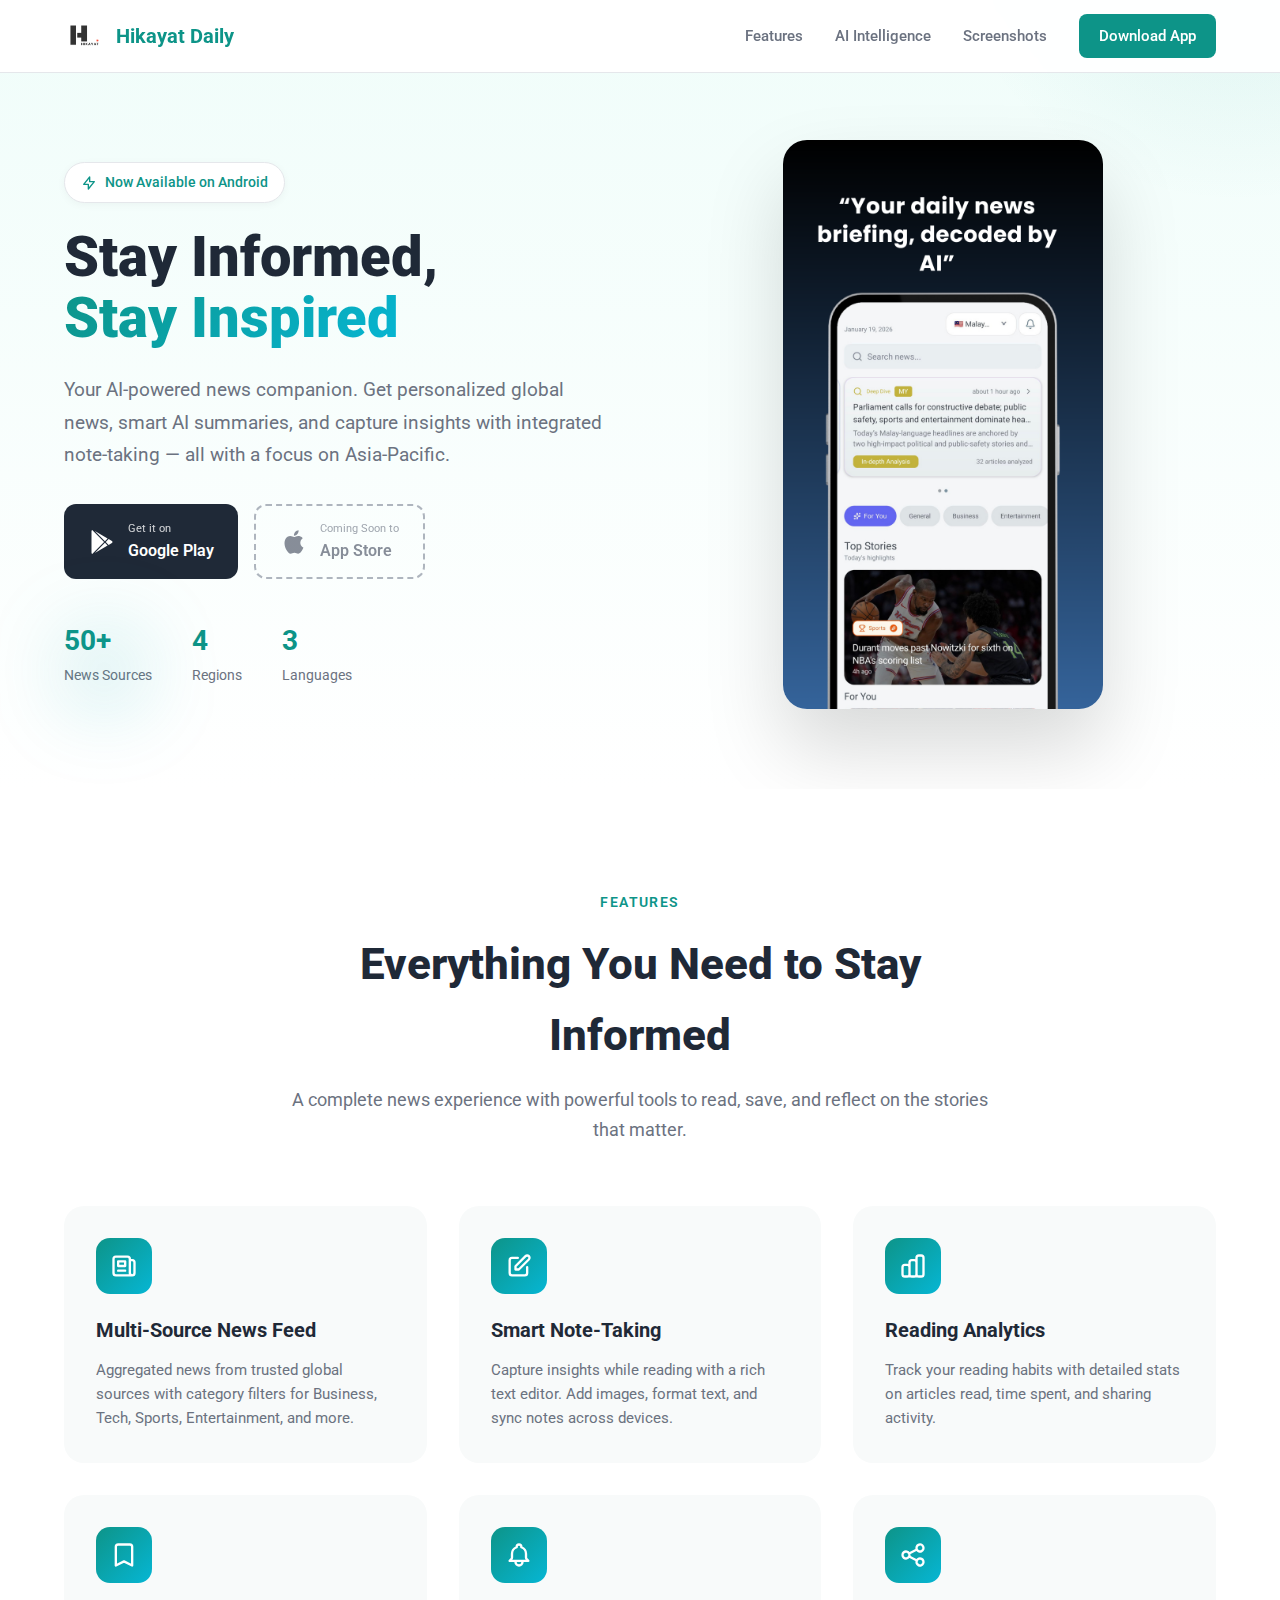
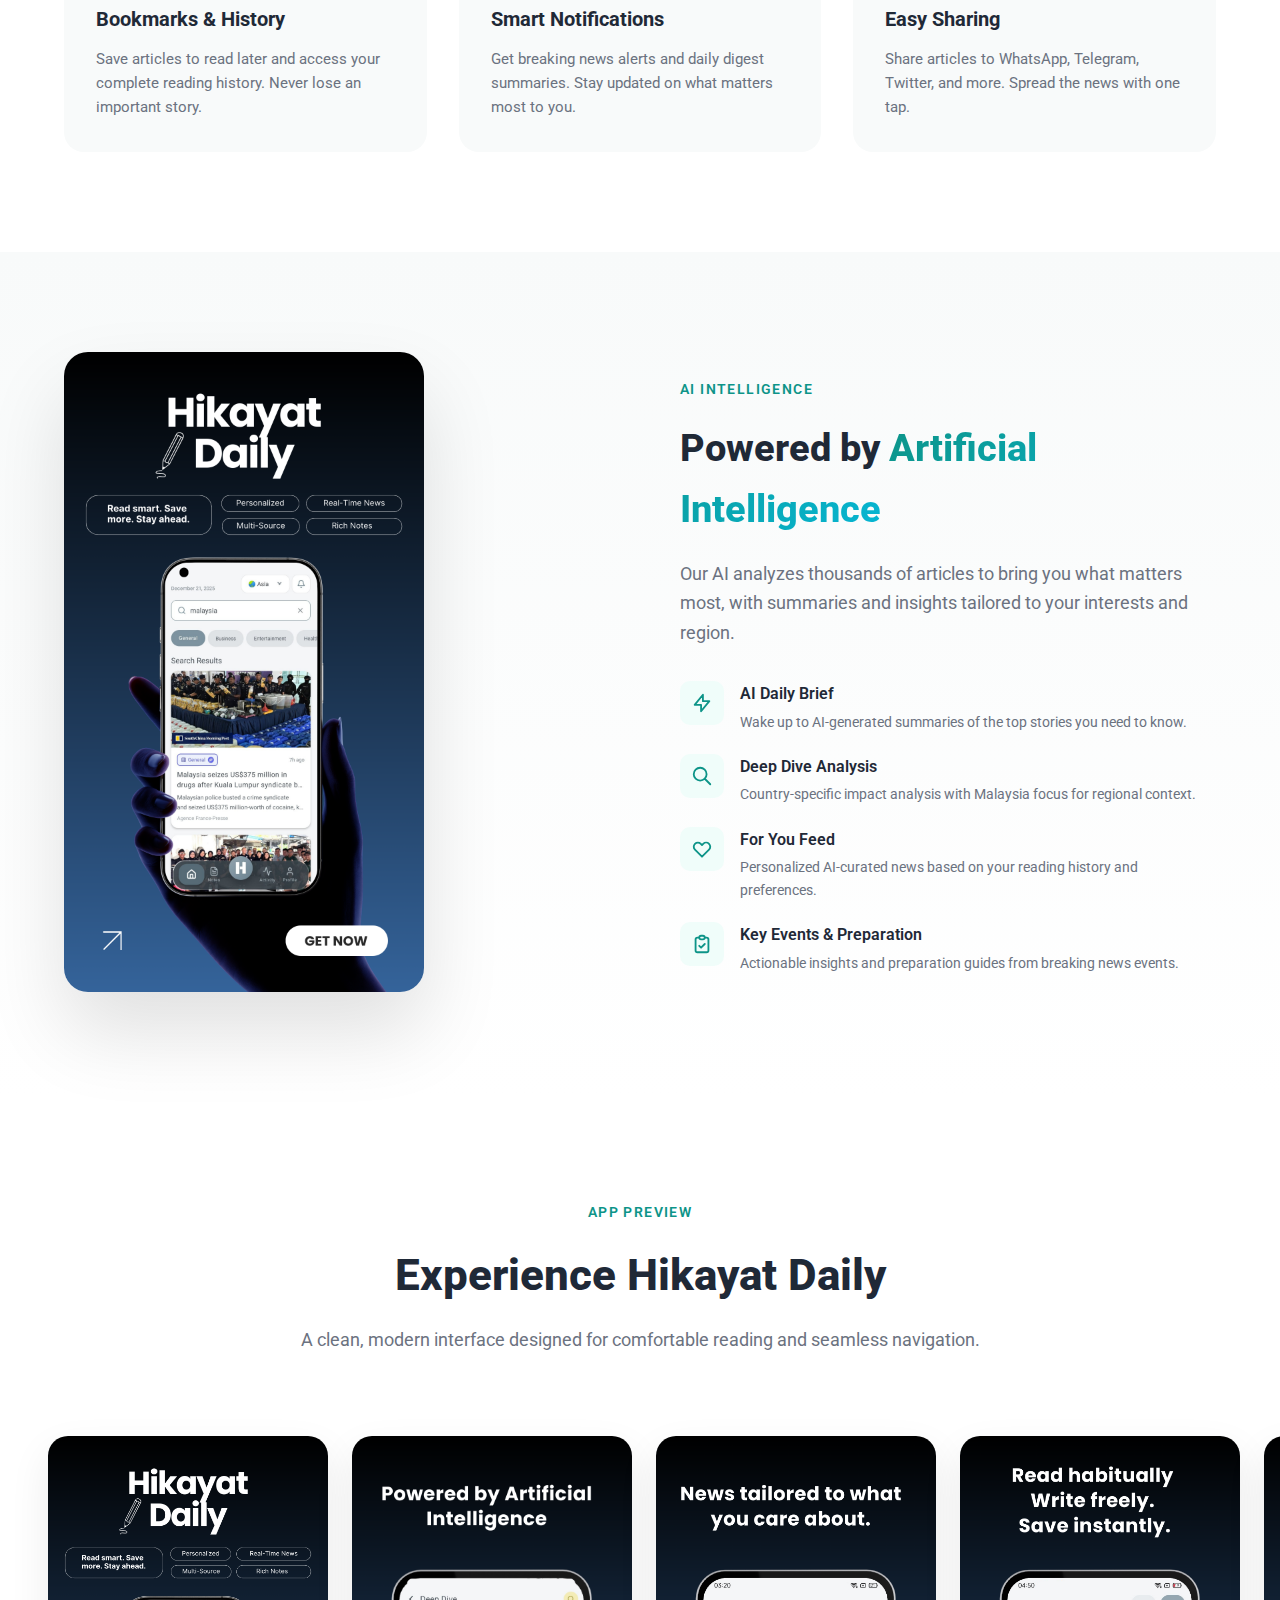
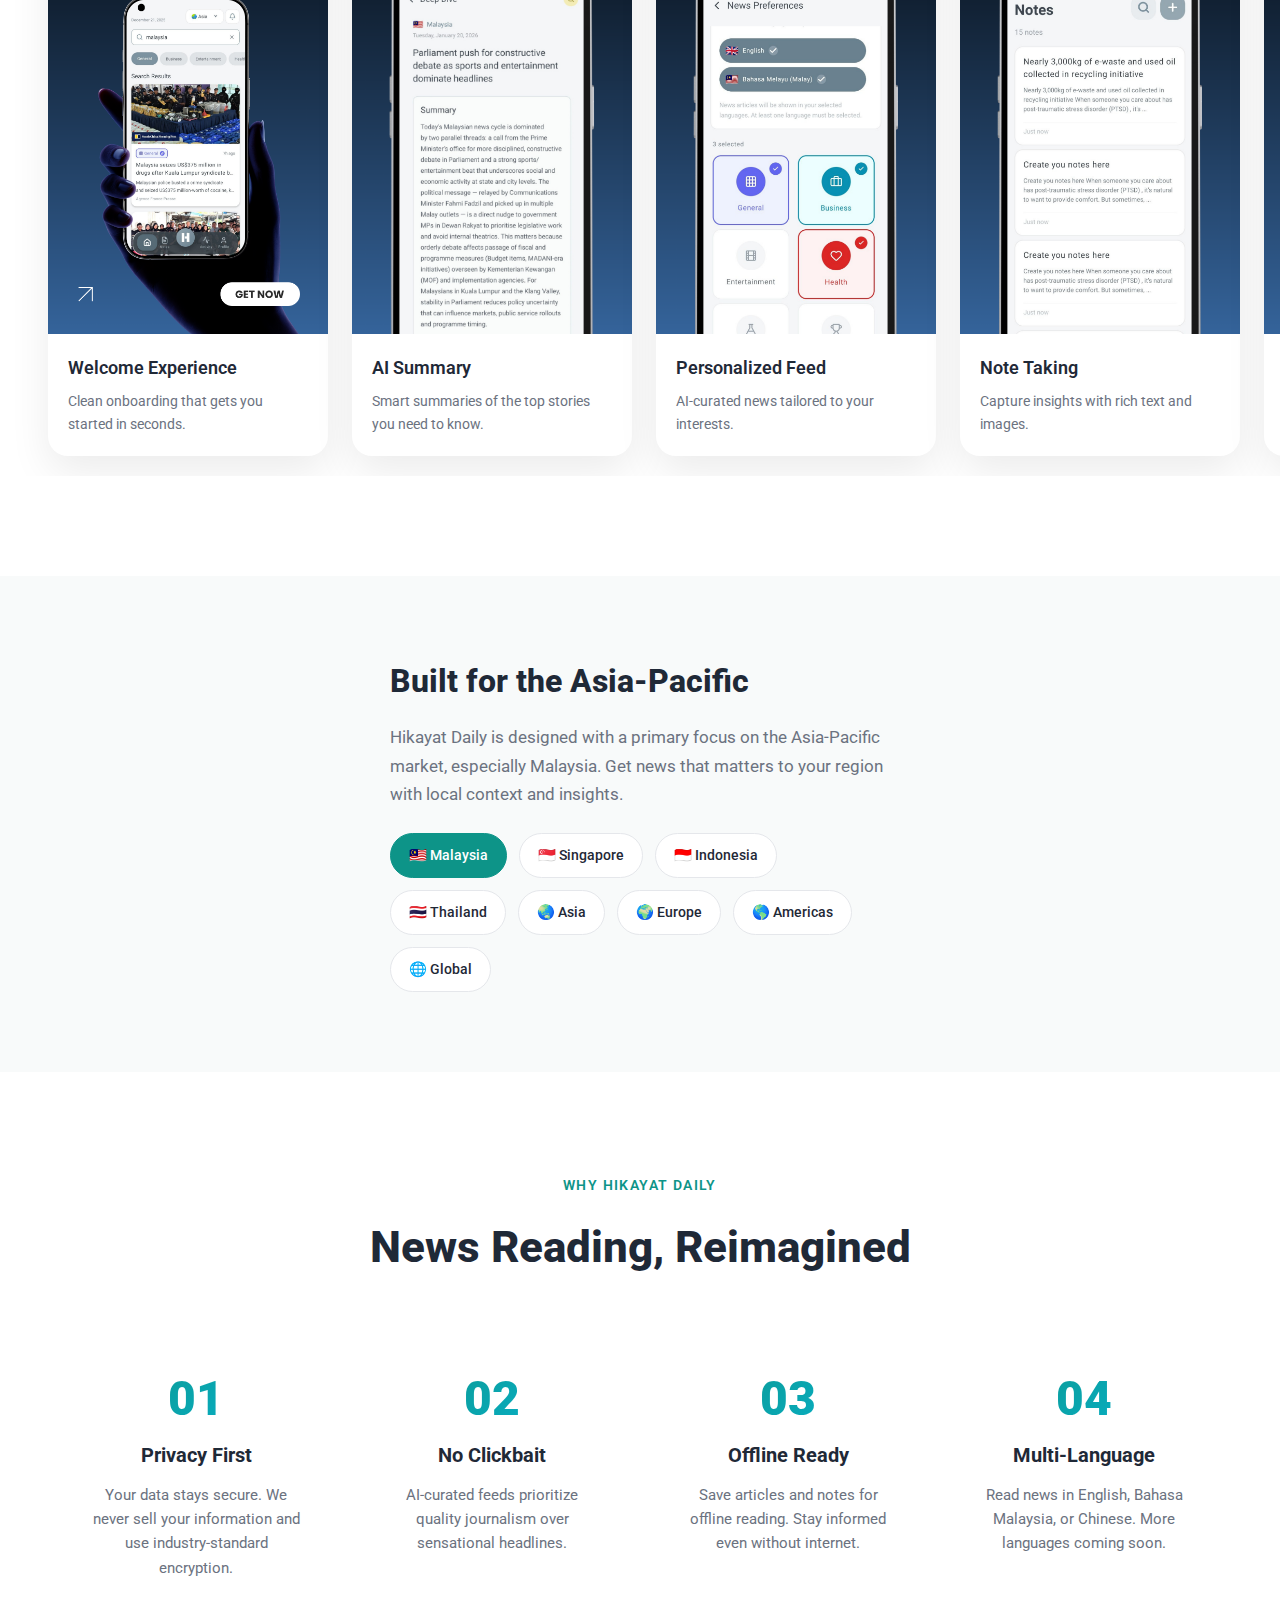
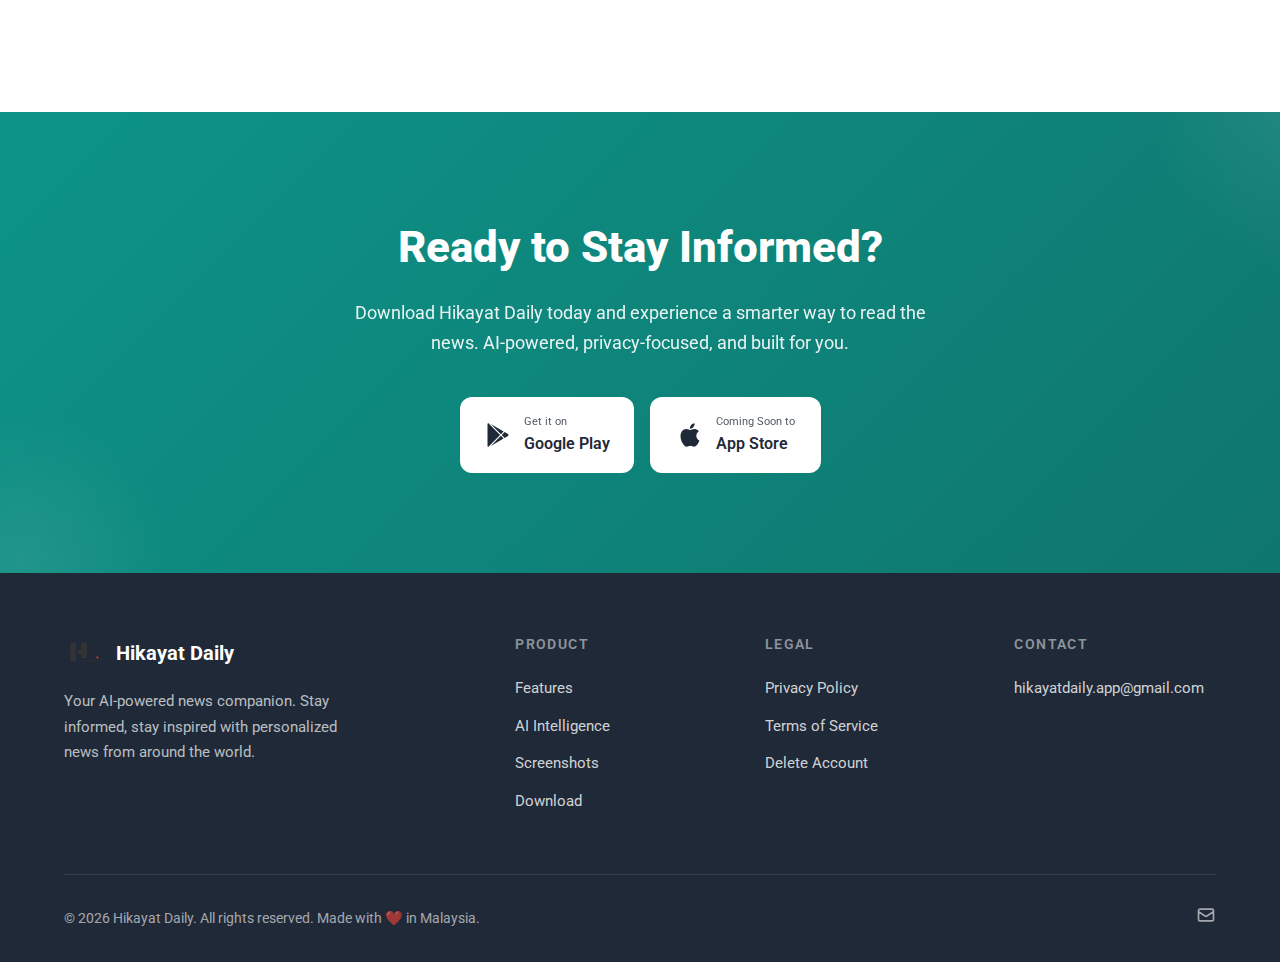
<file: index.html>
<!DOCTYPE html>
<html lang="en">
<head>
  <meta charset="UTF-8" />
  <meta name="viewport" content="width=device-width, initial-scale=1.0" />
  
  <!-- Primary Meta Tags -->
  <title>Hikayat Daily - AI-Powered News App | Stay Informed, Stay Inspired</title>
  <meta name="title" content="Hikayat Daily - AI-Powered News App | Stay Informed, Stay Inspired" />
  <meta name="description" content="Hikayat Daily is your AI-powered news companion. Get personalized news, smart AI summaries, note-taking, and reading analytics. Available on Android with focus on Malaysia and Asia-Pacific news." />
  <meta name="keywords" content="news app, AI news, Malaysia news, Asia news, Singapore news, news aggregator, note taking app, reading analytics, personalized news, AI summaries, daily brief, Hikayat Daily, Asia Pacific news, breaking news Malaysia" />
  <meta name="author" content="Hikayat Daily" />
  <meta name="robots" content="index, follow" />
  <meta name="language" content="English" />
  <meta name="revisit-after" content="7 days" />
  <meta name="theme-color" content="#0D9488" />
  
  <!-- Canonical URL -->
  <link rel="canonical" href="https://hikayatdaily.com/" />
  
  <!-- Open Graph / Facebook -->
  <meta property="og:type" content="website" />
  <meta property="og:url" content="https://hikayatdaily.com/" />
  <meta property="og:title" content="Hikayat Daily - AI-Powered News App | Stay Informed, Stay Inspired" />
  <meta property="og:description" content="Your AI-powered news companion. Get personalized news, smart AI summaries, and integrated note-taking. Now available on Android." />
  <meta property="og:image" content="https://hikayatdaily.com/assets/HikayatDaily.png" />
  <meta property="og:image:width" content="1200" />
  <meta property="og:image:height" content="630" />
  <meta property="og:site_name" content="Hikayat Daily" />
  <meta property="og:locale" content="en_US" />
  
  <!-- Twitter -->
  <meta name="twitter:card" content="summary_large_image" />
  <meta name="twitter:url" content="https://hikayatdaily.com/" />
  <meta name="twitter:title" content="Hikayat Daily - AI-Powered News App | Stay Informed, Stay Inspired" />
  <meta name="twitter:description" content="Your AI-powered news companion. Get personalized news, smart AI summaries, and integrated note-taking. Now available on Android." />
  <meta name="twitter:image" content="https://hikayatdaily.com/assets/HikayatDaily.png" />
  
  <!-- Apple Meta Tags -->
  <meta name="apple-mobile-web-app-capable" content="yes" />
  <meta name="apple-mobile-web-app-status-bar-style" content="default" />
  <meta name="apple-mobile-web-app-title" content="Hikayat Daily" />
  <link rel="apple-touch-icon" href="/assets/HikayatDaily.png" />
  
  <!-- Android Meta Tags -->
  <meta name="mobile-web-app-capable" content="yes" />
  <link rel="manifest" href="/manifest.json" />
  
  <!-- Favicon -->
  <link rel="icon" type="image/png" href="/assets/HikayatDaily.png" />
  <link rel="icon" type="image/png" sizes="32x32" href="/assets/HikayatDaily.png" />
  <link rel="icon" type="image/png" sizes="16x16" href="/assets/HikayatDaily.png" />
  <link rel="preconnect" href="https://fonts.googleapis.com" />
  <link rel="preconnect" href="https://fonts.gstatic.com" crossorigin />
  <link href="https://fonts.googleapis.com/css2?family=Roboto:wght@300;400;500;700;900&display=swap" rel="stylesheet" />
  <link rel="stylesheet" href="/styles.css" />

  <script>
    if (window.location.hash.includes('type=recovery')) {
      window.location.href = '/reset-password.html' + window.location.hash;
    }
  </script>

  
  <!-- Structured Data (JSON-LD) for Rich Snippets -->
  <script type="application/ld+json">
  {
    "@context": "https://schema.org",
    "@type": "MobileApplication",
    "name": "Hikayat Daily",
    "description": "AI-powered news companion with personalized feeds, smart summaries, and integrated note-taking for the Asia-Pacific region.",
    "applicationCategory": "NewsApplication",
    "operatingSystem": "Android",
    "offers": {
      "@type": "Offer",
      "price": "0",
      "priceCurrency": "USD"
    },
    "aggregateRating": {
      "@type": "AggregateRating",
      "ratingValue": "5",
      "ratingCount": "1"
    },
    "author": {
      "@type": "Organization",
      "name": "Hikayat Daily",
      "url": "https://hikayatdaily.com"
    },
    "downloadUrl": "https://play.google.com/store/apps/details?id=com.hikayatdailyglobal",
    "screenshot": "https://hikayatdaily.com/assets/Personalized.png",
    "featureList": [
      "AI-powered news summaries",
      "Personalized news feed",
      "Integrated note-taking",
      "Reading analytics",
      "Multi-region news coverage",
      "Offline reading support"
    ]
  }
  </script>
  <script type="application/ld+json">
  {
    "@context": "https://schema.org",
    "@type": "Organization",
    "name": "Hikayat Daily",
    "url": "https://hikayatdaily.com",
    "logo": "https://hikayatdaily.com/assets/HikayatDaily.png",
    "description": "Your AI-powered news companion. Stay informed, stay inspired.",
    "email": "hikayatdaily.app@gmail.com",
    "sameAs": [
      "https://play.google.com/store/apps/details?id=com.hikayatdailyglobal"
    ]
  }
  </script>
  <script type="application/ld+json">
  {
    "@context": "https://schema.org",
    "@type": "WebSite",
    "name": "Hikayat Daily",
    "url": "https://hikayatdaily.com",
    "potentialAction": {
      "@type": "SearchAction",
      "target": "https://hikayatdaily.com/?q={search_term_string}",
      "query-input": "required name=search_term_string"
    }
  }
  </script>
</head>
<body>
  <!-- Navigation -->
  <nav class="navbar" id="navbar">
    <div class="container nav-content">
      <a href="/" class="nav-brand">
        <img src="/assets/HikayatDaily.png" alt="Hikayat Daily" class="nav-logo" />
        <span class="nav-brand-text">Hikayat Daily</span>
      </a>
      <div class="nav-links">
        <a href="#features">Features</a>
        <a href="#ai">AI Intelligence</a>
        <a href="#screenshots">Screenshots</a>
        <a href="#download" class="nav-cta">Download App</a>
      </div>
      <button class="mobile-menu-btn" onclick="toggleMobileMenu()">
        <svg fill="none" stroke="currentColor" viewBox="0 0 24 24"><path stroke-linecap="round" stroke-linejoin="round" stroke-width="2" d="M4 6h16M4 12h16M4 18h16"/></svg>
      </button>
    </div>
  </nav>

  <!-- Mobile Menu -->
  <div class="mobile-menu" id="mobile-menu">
    <a href="#features" onclick="toggleMobileMenu()">Features</a>
    <a href="#ai" onclick="toggleMobileMenu()">AI Intelligence</a>
    <a href="#screenshots" onclick="toggleMobileMenu()">Screenshots</a>
    <a href="#download" onclick="toggleMobileMenu()">Download App</a>
  </div>

  <!-- Hero Section -->
  <section class="hero">
    <div class="container">
      <div class="hero-content">
        <div class="hero-text">
          <div class="hero-badge">
            <svg fill="none" stroke="currentColor" viewBox="0 0 24 24"><path stroke-linecap="round" stroke-linejoin="round" stroke-width="2" d="M13 10V3L4 14h7v7l9-11h-7z"/></svg>
            Now Available on Android
          </div>
          <h1>Stay Informed,<br /><span>Stay Inspired</span></h1>
          <p class="hero-description">
            Your AI-powered news companion. Get personalized global news, smart AI summaries, 
            and capture insights with integrated note-taking — all with a focus on Asia-Pacific.
          </p>
          <div class="hero-ctas">
            <a href="https://play.google.com/store/apps/details?id=com.hikayatdailyglobal&hl=en" target="_blank" rel="noopener" class="store-btn" id="android-btn">
              <svg viewBox="0 0 24 24" fill="currentColor"><path d="M3.609 1.814L13.792 12 3.61 22.186a.996.996 0 01-.61-.92V2.734a1 1 0 01.609-.92zm10.89 10.893l2.302 2.302-10.937 6.333 8.635-8.635zm3.199-3.198l2.807 1.626a1 1 0 010 1.73l-2.808 1.626L15.206 12l2.492-2.491zM5.864 2.658L16.8 8.99l-2.302 2.302-8.634-8.634z"/></svg>
              <span class="store-btn-text">
                <small>Get it on</small>
                <strong>Google Play</strong>
              </span>
            </a>
            <div class="store-btn ios-coming-soon">
              <svg viewBox="0 0 24 24" fill="currentColor"><path d="M18.71 19.5c-.83 1.24-1.71 2.45-3.05 2.47-1.34.03-1.77-.79-3.29-.79-1.53 0-2 .77-3.27.82-1.31.05-2.3-1.32-3.14-2.53C4.25 17 2.94 12.45 4.7 9.39c.87-1.52 2.43-2.48 4.12-2.51 1.28-.02 2.5.87 3.29.87.78 0 2.26-1.07 3.81-.91.65.03 2.47.26 3.64 1.98-.09.06-2.17 1.28-2.15 3.81.03 3.02 2.65 4.03 2.68 4.04-.03.07-.42 1.44-1.38 2.83M13 3.5c.73-.83 1.94-1.46 2.94-1.5.13 1.17-.34 2.35-1.04 3.19-.69.85-1.83 1.51-2.95 1.42-.15-1.15.41-2.35 1.05-3.11z"/></svg>
              <span class="store-btn-text">
                <small>Coming Soon to</small>
                <strong>App Store</strong>
              </span>
            </div>
          </div>
          <div class="hero-stats">
            <div class="stat-item">
              <span class="stat-value">50+</span>
              <span class="stat-label">News Sources</span>
            </div>
            <div class="stat-item">
              <span class="stat-value">4</span>
              <span class="stat-label">Regions</span>
            </div>
            <div class="stat-item">
              <span class="stat-value">3</span>
              <span class="stat-label">Languages</span>
            </div>
          </div>
        </div>
        <div class="hero-visual">
          <img src="/assets/HeroIntro.png" alt="Hikayat Daily App" class="hero-mockup" />
        </div>
      </div>
    </div>
  </section>

  <!-- Features Section -->
  <section class="features" id="features">
    <div class="container">
      <div class="section-header">
        <span class="section-label">Features</span>
        <h2 class="section-title">Everything You Need to Stay Informed</h2>
        <p class="section-description">
          A complete news experience with powerful tools to read, save, and reflect on the stories that matter.
        </p>
      </div>
      <div class="features-grid">
        <div class="feature-card">
          <div class="feature-icon">
            <svg fill="none" stroke="currentColor" viewBox="0 0 24 24"><path stroke-linecap="round" stroke-linejoin="round" stroke-width="2" d="M19 20H5a2 2 0 01-2-2V6a2 2 0 012-2h10a2 2 0 012 2v1m2 13a2 2 0 01-2-2V7m2 13a2 2 0 002-2V9a2 2 0 00-2-2h-2m-4-3H9M7 16h6M7 8h6v4H7V8z"/></svg>
          </div>
          <h3>Multi-Source News Feed</h3>
          <p>Aggregated news from trusted global sources with category filters for Business, Tech, Sports, Entertainment, and more.</p>
        </div>
        <div class="feature-card">
          <div class="feature-icon">
            <svg fill="none" stroke="currentColor" viewBox="0 0 24 24"><path stroke-linecap="round" stroke-linejoin="round" stroke-width="2" d="M11 5H6a2 2 0 00-2 2v11a2 2 0 002 2h11a2 2 0 002-2v-5m-1.414-9.414a2 2 0 112.828 2.828L11.828 15H9v-2.828l8.586-8.586z"/></svg>
          </div>
          <h3>Smart Note-Taking</h3>
          <p>Capture insights while reading with a rich text editor. Add images, format text, and sync notes across devices.</p>
        </div>
        <div class="feature-card">
          <div class="feature-icon">
            <svg fill="none" stroke="currentColor" viewBox="0 0 24 24"><path stroke-linecap="round" stroke-linejoin="round" stroke-width="2" d="M9 19v-6a2 2 0 00-2-2H5a2 2 0 00-2 2v6a2 2 0 002 2h2a2 2 0 002-2zm0 0V9a2 2 0 012-2h2a2 2 0 012 2v10m-6 0a2 2 0 002 2h2a2 2 0 002-2m0 0V5a2 2 0 012-2h2a2 2 0 012 2v14a2 2 0 01-2 2h-2a2 2 0 01-2-2z"/></svg>
          </div>
          <h3>Reading Analytics</h3>
          <p>Track your reading habits with detailed stats on articles read, time spent, and sharing activity.</p>
        </div>
        <div class="feature-card">
          <div class="feature-icon">
            <svg fill="none" stroke="currentColor" viewBox="0 0 24 24"><path stroke-linecap="round" stroke-linejoin="round" stroke-width="2" d="M5 5a2 2 0 012-2h10a2 2 0 012 2v16l-7-3.5L5 21V5z"/></svg>
          </div>
          <h3>Bookmarks & History</h3>
          <p>Save articles to read later and access your complete reading history. Never lose an important story.</p>
        </div>
        <div class="feature-card">
          <div class="feature-icon">
            <svg fill="none" stroke="currentColor" viewBox="0 0 24 24"><path stroke-linecap="round" stroke-linejoin="round" stroke-width="2" d="M15 17h5l-1.405-1.405A2.032 2.032 0 0118 14.158V11a6.002 6.002 0 00-4-5.659V5a2 2 0 10-4 0v.341C7.67 6.165 6 8.388 6 11v3.159c0 .538-.214 1.055-.595 1.436L4 17h5m6 0v1a3 3 0 11-6 0v-1m6 0H9"/></svg>
          </div>
          <h3>Smart Notifications</h3>
          <p>Get breaking news alerts and daily digest summaries. Stay updated on what matters most to you.</p>
        </div>
        <div class="feature-card">
          <div class="feature-icon">
            <svg fill="none" stroke="currentColor" viewBox="0 0 24 24"><path stroke-linecap="round" stroke-linejoin="round" stroke-width="2" d="M8.684 13.342C8.886 12.938 9 12.482 9 12c0-.482-.114-.938-.316-1.342m0 2.684a3 3 0 110-2.684m0 2.684l6.632 3.316m-6.632-6l6.632-3.316m0 0a3 3 0 105.367-2.684 3 3 0 00-5.367 2.684zm0 9.316a3 3 0 105.368 2.684 3 3 0 00-5.368-2.684z"/></svg>
          </div>
          <h3>Easy Sharing</h3>
          <p>Share articles to WhatsApp, Telegram, Twitter, and more. Spread the news with one tap.</p>
        </div>
      </div>
    </div>
  </section>

  <!-- AI Section -->
  <section class="ai-section" id="ai">
    <div class="container">
      <div class="ai-content">
        <div class="ai-visual">
          <img src="/assets/Intro.png" alt="AI-Powered Features" class="ai-mockup" />
        </div>
        <div class="ai-text">
          <span class="section-label">AI Intelligence</span>
          <h2>Powered by <span>Artificial Intelligence</span></h2>
          <p>
            Our AI analyzes thousands of articles to bring you what matters most, 
            with summaries and insights tailored to your interests and region.
          </p>
          <div class="ai-features">
            <div class="ai-feature-item">
              <div class="ai-feature-icon">
                <svg fill="none" stroke="currentColor" viewBox="0 0 24 24"><path stroke-linecap="round" stroke-linejoin="round" stroke-width="2" d="M13 10V3L4 14h7v7l9-11h-7z"/></svg>
              </div>
              <div>
                <h4>AI Daily Brief</h4>
                <p>Wake up to AI-generated summaries of the top stories you need to know.</p>
              </div>
            </div>
            <div class="ai-feature-item">
              <div class="ai-feature-icon">
                <svg fill="none" stroke="currentColor" viewBox="0 0 24 24"><path stroke-linecap="round" stroke-linejoin="round" stroke-width="2" d="M21 21l-6-6m2-5a7 7 0 11-14 0 7 7 0 0114 0z"/></svg>
              </div>
              <div>
                <h4>Deep Dive Analysis</h4>
                <p>Country-specific impact analysis with Malaysia focus for regional context.</p>
              </div>
            </div>
            <div class="ai-feature-item">
              <div class="ai-feature-icon">
                <svg fill="none" stroke="currentColor" viewBox="0 0 24 24"><path stroke-linecap="round" stroke-linejoin="round" stroke-width="2" d="M4.318 6.318a4.5 4.5 0 000 6.364L12 20.364l7.682-7.682a4.5 4.5 0 00-6.364-6.364L12 7.636l-1.318-1.318a4.5 4.5 0 00-6.364 0z"/></svg>
              </div>
              <div>
                <h4>For You Feed</h4>
                <p>Personalized AI-curated news based on your reading history and preferences.</p>
              </div>
            </div>
            <div class="ai-feature-item">
              <div class="ai-feature-icon">
                <svg fill="none" stroke="currentColor" viewBox="0 0 24 24"><path stroke-linecap="round" stroke-linejoin="round" stroke-width="2" d="M9 5H7a2 2 0 00-2 2v12a2 2 0 002 2h10a2 2 0 002-2V7a2 2 0 00-2-2h-2M9 5a2 2 0 002 2h2a2 2 0 002-2M9 5a2 2 0 012-2h2a2 2 0 012 2m-6 9l2 2 4-4"/></svg>
              </div>
              <div>
                <h4>Key Events & Preparation</h4>
                <p>Actionable insights and preparation guides from breaking news events.</p>
              </div>
            </div>
          </div>
        </div>
      </div>
    </div>
  </section>

  <!-- Screenshots Section -->
  <section class="screenshots" id="screenshots">
    <div class="container">
      <div class="section-header">
        <span class="section-label">App Preview</span>
        <h2 class="section-title">Experience Hikayat Daily</h2>
        <p class="section-description">
          A clean, modern interface designed for comfortable reading and seamless navigation.
        </p>
      </div>
    </div>
    <div class="screenshots-scroll">
      <div style="width: 24px; flex-shrink: 0;"></div>

      <article class="screenshot-card">
        <img src="/assets/Intro.png" alt="Welcome Screen" loading="lazy" />
        <div class="screenshot-card-body">
          <h3>Welcome Experience</h3>
          <p>Clean onboarding that gets you started in seconds.</p>
        </div>
      </article>
      
      <article class="screenshot-card">
        <img src="/assets/AIsummary.png" alt="AI Summary" loading="lazy" />
        <div class="screenshot-card-body">
          <h3>AI Summary</h3>
          <p>Smart summaries of the top stories you need to know.</p>
        </div>
      </article>
      <article class="screenshot-card">
        <img src="/assets/Personalized.png" alt="Personalized Feed" loading="lazy" />
        <div class="screenshot-card-body">
          <h3>Personalized Feed</h3>
          <p>AI-curated news tailored to your interests.</p>
        </div>
      </article>
      <article class="screenshot-card">
        <img src="/assets/Notes.png" alt="Note Taking" loading="lazy" />
        <div class="screenshot-card-body">
          <h3>Note Taking</h3>
          <p>Capture insights with rich text and images.</p>
        </div>
      </article>
      <article class="screenshot-card">
        <img src="/assets/Activity.png" alt="Reading Analytics" loading="lazy" />
        <div class="screenshot-card-body">
          <h3>Reading Analytics</h3>
          <p>Track your reading habits and progress.</p>
        </div>
      </article>
      
      <div style="width: 24px; flex-shrink: 0;"></div>
    </div>
  </section>

  <!-- Regions Section -->
  <section class="regions">
    <div class="container">
      <div class="regions-content">
        <div class="regions-text">
          <h2>Built for the Asia-Pacific</h2>
          <p>
            Hikayat Daily is designed with a primary focus on the Asia-Pacific market, 
            especially Malaysia. Get news that matters to your region with local context and insights.
          </p>
          <div class="region-tags">
            <span class="region-tag primary">🇲🇾 Malaysia</span>
            <span class="region-tag">🇸🇬 Singapore</span>
            <span class="region-tag">🇮🇩 Indonesia</span>
            <span class="region-tag">🇹🇭 Thailand</span>
            <span class="region-tag">🌏 Asia</span>
            <span class="region-tag">🌍 Europe</span>
            <span class="region-tag">🌎 Americas</span>
            <span class="region-tag">🌐 Global</span>
          </div>
        </div>
      </div>
    </div>
  </section>

  <!-- Why Choose Section -->
  <section class="why-choose">
    <div class="container">
      <div class="section-header">
        <span class="section-label">Why Hikayat Daily</span>
        <h2 class="section-title">News Reading, Reimagined</h2>
      </div>
      <div class="why-grid">
        <div class="why-item">
          <div class="why-number">01</div>
          <h3>Privacy First</h3>
          <p>Your data stays secure. We never sell your information and use industry-standard encryption.</p>
        </div>
        <div class="why-item">
          <div class="why-number">02</div>
          <h3>No Clickbait</h3>
          <p>AI-curated feeds prioritize quality journalism over sensational headlines.</p>
        </div>
        <div class="why-item">
          <div class="why-number">03</div>
          <h3>Offline Ready</h3>
          <p>Save articles and notes for offline reading. Stay informed even without internet.</p>
        </div>
        <div class="why-item">
          <div class="why-number">04</div>
          <h3>Multi-Language</h3>
          <p>Read news in English, Bahasa Malaysia, or Chinese. More languages coming soon.</p>
        </div>
      </div>
    </div>
  </section>

  <!-- CTA Section -->
  <section class="cta-section" id="download">
    <div class="container">
      <h2>Ready to Stay Informed?</h2>
      <p>
        Download Hikayat Daily today and experience a smarter way to read the news. 
        AI-powered, privacy-focused, and built for you.
      </p>
      <div class="cta-buttons">
        <a href="https://play.google.com/store/apps/details?id=com.hikayatdailyglobal&hl=en" target="_blank" rel="noopener" class="store-btn">
          <svg viewBox="0 0 24 24" fill="currentColor"><path d="M3.609 1.814L13.792 12 3.61 22.186a.996.996 0 01-.61-.92V2.734a1 1 0 01.609-.92zm10.89 10.893l2.302 2.302-10.937 6.333 8.635-8.635zm3.199-3.198l2.807 1.626a1 1 0 010 1.73l-2.808 1.626L15.206 12l2.492-2.491zM5.864 2.658L16.8 8.99l-2.302 2.302-8.634-8.634z"/></svg>
          <span class="store-btn-text">
            <small>Get it on</small>
            <strong>Google Play</strong>
          </span>
        </a>
        <div class="store-btn ios-coming-soon-cta">
          <svg viewBox="0 0 24 24" fill="currentColor"><path d="M18.71 19.5c-.83 1.24-1.71 2.45-3.05 2.47-1.34.03-1.77-.79-3.29-.79-1.53 0-2 .77-3.27.82-1.31.05-2.3-1.32-3.14-2.53C4.25 17 2.94 12.45 4.7 9.39c.87-1.52 2.43-2.48 4.12-2.51 1.28-.02 2.5.87 3.29.87.78 0 2.26-1.07 3.81-.91.65.03 2.47.26 3.64 1.98-.09.06-2.17 1.28-2.15 3.81.03 3.02 2.65 4.03 2.68 4.04-.03.07-.42 1.44-1.38 2.83M13 3.5c.73-.83 1.94-1.46 2.94-1.5.13 1.17-.34 2.35-1.04 3.19-.69.85-1.83 1.51-2.95 1.42-.15-1.15.41-2.35 1.05-3.11z"/></svg>
          <span class="store-btn-text">
            <small>Coming Soon to</small>
            <strong>App Store</strong>
          </span>
        </div>
      </div>
    </div>
  </section>

  <!-- Footer -->
  <footer>
    <div class="container">
      <div class="footer-content">
        <div class="footer-brand">
          <div class="footer-logo">
            <img src="/assets/HikayatDaily.png" alt="Hikayat Daily" />
            <span>Hikayat Daily</span>
          </div>
          <p>Your AI-powered news companion. Stay informed, stay inspired with personalized news from around the world.</p>
        </div>
        <div class="footer-column">
          <h4>Product</h4>
          <ul>
            <li><a href="#features">Features</a></li>
            <li><a href="#ai">AI Intelligence</a></li>
            <li><a href="#screenshots">Screenshots</a></li>
            <li><a href="#download">Download</a></li>
          </ul>
        </div>
        <div class="footer-column">
          <h4>Legal</h4>
          <ul>
            <li><a href="/privacy-policy.html">Privacy Policy</a></li>
            <li><a href="/terms-of-service.html">Terms of Service</a></li>
            <li><a href="/delete-account.html">Delete Account</a></li>
          </ul>
        </div>
        <div class="footer-column">
          <h4>Contact</h4>
          <ul>
            <li><a href="mailto:hikayatdaily.app@gmail.com">hikayatdaily.app@gmail.com</a></li>
          </ul>
        </div>
      </div>
      <div class="footer-bottom">
        <span>© <span id="year"></span> Hikayat Daily. All rights reserved. Made with ❤️ in Malaysia.</span>
        <div class="footer-social">
          <a href="mailto:hikayatdaily.app@gmail.com" aria-label="Email">
            <svg fill="none" stroke="currentColor" viewBox="0 0 24 24"><path stroke-linecap="round" stroke-linejoin="round" stroke-width="2" d="M3 8l7.89 5.26a2 2 0 002.22 0L21 8M5 19h14a2 2 0 002-2V7a2 2 0 00-2-2H5a2 2 0 00-2 2v10a2 2 0 002 2z"/></svg>
          </a>
        </div>
      </div>
    </div>
  </footer>

  <script>
    document.getElementById("year").textContent = new Date().getFullYear();

    // Navbar scroll effect
    window.addEventListener('scroll', () => {
      const navbar = document.getElementById('navbar');
      if (window.scrollY > 50) {
        navbar.classList.add('scrolled');
      } else {
        navbar.classList.remove('scrolled');
      }
    });

    // Mobile menu toggle
    function toggleMobileMenu() {
      const menu = document.getElementById('mobile-menu');
      menu.classList.toggle('active');
    }

    // Smooth scroll for anchor links
    document.querySelectorAll('a[href^="#"]').forEach(anchor => {
      anchor.addEventListener('click', function (e) {
        e.preventDefault();
        const target = document.querySelector(this.getAttribute('href'));
        if (target) {
          target.scrollIntoView({ behavior: 'smooth', block: 'start' });
        }
      });
    });
  </script>
</body>
</html>
</file>
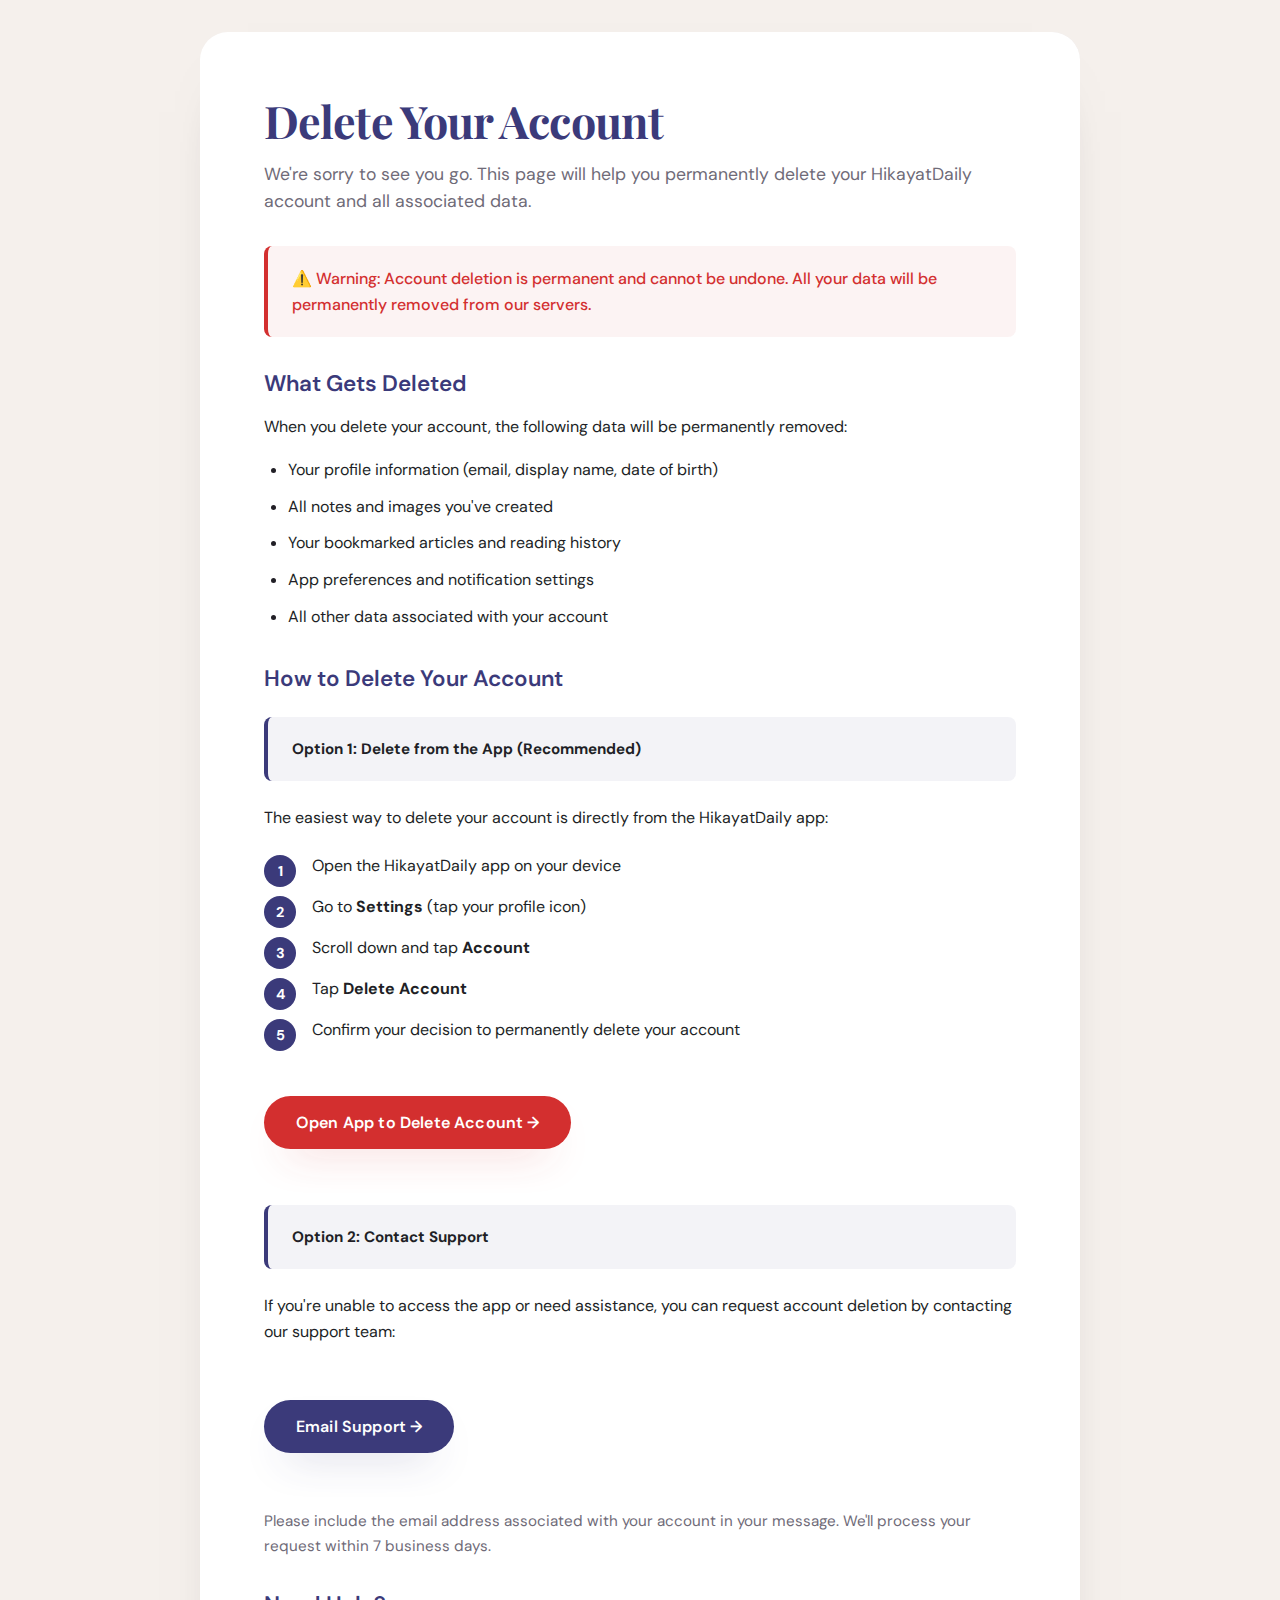
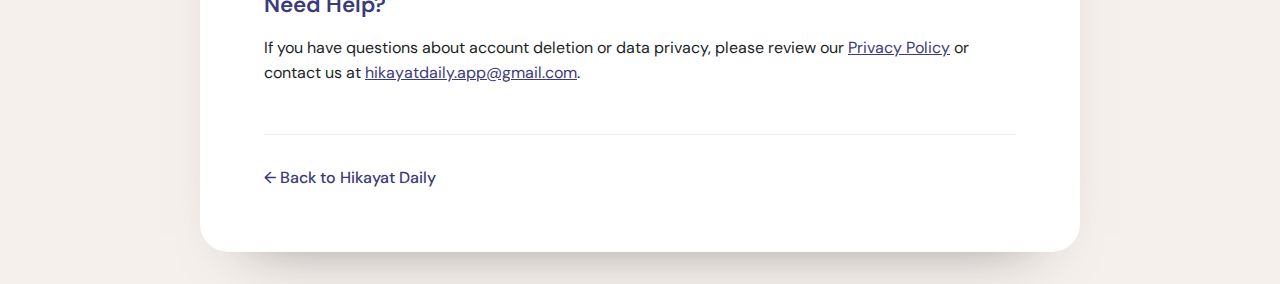
<file: delete-account.html>
<!DOCTYPE html>
<html lang="en">
<head>
  <meta charset="UTF-8" />
  <meta name="viewport" content="width=device-width, initial-scale=1.0" />
  <meta name="description" content="Delete your HikayatDaily account and all associated data." />
  <title>Delete Account · Hikayat Daily</title>
  <link rel="preconnect" href="https://fonts.googleapis.com" />
  <link rel="preconnect" href="https://fonts.gstatic.com" crossorigin />
  <link href="https://fonts.googleapis.com/css2?family=DM+Sans:wght@400;500;700&family=Playfair+Display:wght@600;700&display=swap" rel="stylesheet" />
  <style>
    :root {
      color-scheme: light;
      --bg: #f5f0ec;
      --surface: #ffffff;
      --primary: #3b3a7a;
      --accent: #f5c15d;
      --danger: #d32f2f;
      --text: #211f26;
      --muted: #6f6b78;
    }

    * {
      box-sizing: border-box;
    }

    body {
      margin: 0;
      min-height: 100vh;
      font-family: "DM Sans", system-ui, -apple-system, BlinkMacSystemFont, "Segoe UI", sans-serif;
      color: var(--text);
      background: var(--bg);
      display: flex;
      align-items: center;
      justify-content: center;
      padding: 32px clamp(24px, 5vw, 64px);
    }

    main {
      max-width: 880px;
      width: 100%;
      background: var(--surface);
      border-radius: 28px;
      box-shadow: 0 32px 60px -48px rgba(33, 31, 38, 0.6);
      overflow: hidden;
    }

    .content {
      padding: clamp(48px, 8vw, 64px);
      position: relative;
    }

    .content::after {
      content: "";
      position: absolute;
      inset: 0;
      background: radial-gradient(circle at top right, rgba(59, 58, 122, 0.08), transparent 55%);
      z-index: -1;
      pointer-events: none;
    }

    h1 {
      margin: 0 0 16px 0;
      font-family: "Playfair Display", "Times New Roman", serif;
      font-size: clamp(2.2rem, 4vw, 2.8rem);
      line-height: 1.1;
      color: var(--primary);
      letter-spacing: -0.02em;
    }

    .subtitle {
      margin: 0 0 32px 0;
      font-size: 1.1rem;
      color: var(--muted);
      line-height: 1.5;
    }

    h2 {
      margin: 32px 0 16px 0;
      font-size: 1.4rem;
      color: var(--primary);
      font-weight: 600;
    }

    p {
      margin: 0 0 16px 0;
      line-height: 1.6;
      color: var(--text);
    }

    .info-box {
      background: rgba(59, 58, 122, 0.06);
      border-left: 4px solid var(--primary);
      padding: 20px 24px;
      margin: 24px 0;
      border-radius: 8px;
    }

    .info-box p {
      margin: 0;
      font-size: 0.95rem;
    }

    .warning-box {
      background: rgba(211, 47, 47, 0.06);
      border-left: 4px solid var(--danger);
      padding: 20px 24px;
      margin: 24px 0;
      border-radius: 8px;
    }

    .warning-box p {
      margin: 0;
      color: var(--danger);
      font-weight: 500;
    }

    ul {
      margin: 16px 0;
      padding-left: 24px;
      line-height: 1.8;
    }

    li {
      margin: 8px 0;
    }

    .steps {
      counter-reset: step-counter;
      list-style: none;
      padding: 0;
      margin: 24px 0;
    }

    .steps li {
      counter-increment: step-counter;
      position: relative;
      padding-left: 48px;
      margin: 20px 0;
    }

    .steps li::before {
      content: counter(step-counter);
      position: absolute;
      left: 0;
      top: 0;
      width: 32px;
      height: 32px;
      background: var(--primary);
      color: var(--surface);
      border-radius: 50%;
      display: flex;
      align-items: center;
      justify-content: center;
      font-weight: 700;
      font-size: 0.9rem;
    }

    .cta {
      display: inline-flex;
      align-items: center;
      gap: 12px;
      padding: 16px 32px;
      border-radius: 999px;
      background: var(--primary);
      color: var(--surface);
      text-decoration: none;
      font-size: 1rem;
      font-weight: 600;
      letter-spacing: 0.01em;
      box-shadow: 0 20px 40px -24px rgba(59, 58, 122, 0.85);
      transition: transform 0.2s ease, box-shadow 0.2s ease;
      margin: 24px 0;
    }

    .cta:hover {
      transform: translateY(-2px);
      box-shadow: 0 28px 50px -26px rgba(59, 58, 122, 0.9);
    }

    .cta.danger {
      background: var(--danger);
      box-shadow: 0 20px 40px -24px rgba(211, 47, 47, 0.85);
    }

    .cta.danger:hover {
      box-shadow: 0 28px 50px -26px rgba(211, 47, 47, 0.9);
    }

    .button-group {
      display: flex;
      flex-wrap: wrap;
      gap: 16px;
      margin: 32px 0;
    }

    nav {
      margin-top: 48px;
      padding-top: 32px;
      border-top: 1px solid rgba(33, 31, 38, 0.08);
    }

    nav a {
      color: var(--primary);
      text-decoration: none;
      font-weight: 500;
      border-bottom: 2px solid transparent;
      padding-bottom: 4px;
      transition: border-color 0.2s ease;
    }

    nav a:hover {
      border-color: rgba(59, 58, 122, 0.35);
    }

    @media (max-width: 720px) {
      body {
        padding: 16px;
      }

      .button-group {
        flex-direction: column;
      }

      .cta {
        width: 100%;
        justify-content: center;
      }
    }
  </style>
</head>
<body>
  <main>
    <section class="content">
      <h1>Delete Your Account</h1>
      <p class="subtitle">
        We're sorry to see you go. This page will help you permanently delete your HikayatDaily account and all associated data.
      </p>

      <div class="warning-box">
        <p>⚠️ Warning: Account deletion is permanent and cannot be undone. All your data will be permanently removed from our servers.</p>
      </div>

      <h2>What Gets Deleted</h2>
      <p>When you delete your account, the following data will be permanently removed:</p>
      <ul>
        <li>Your profile information (email, display name, date of birth)</li>
        <li>All notes and images you've created</li>
        <li>Your bookmarked articles and reading history</li>
        <li>App preferences and notification settings</li>
        <li>All other data associated with your account</li>
      </ul>

      <h2>How to Delete Your Account</h2>
      
      <div class="info-box">
        <p><strong>Option 1: Delete from the App (Recommended)</strong></p>
      </div>

      <p>The easiest way to delete your account is directly from the HikayatDaily app:</p>
      <ol class="steps">
        <li>Open the HikayatDaily app on your device</li>
        <li>Go to <strong>Settings</strong> (tap your profile icon)</li>
        <li>Scroll down and tap <strong>Account</strong></li>
        <li>Tap <strong>Delete Account</strong></li>
        <li>Confirm your decision to permanently delete your account</li>
      </ol>

      <div class="button-group">
        <a class="cta danger" href="hikayatdaily://settings" id="deeplink-button">
          Open App to Delete Account →
        </a>
      </div>

      <div class="info-box">
        <p><strong>Option 2: Contact Support</strong></p>
      </div>

      <p>
        If you're unable to access the app or need assistance, you can request account deletion by contacting our support team:
      </p>
      
      <div class="button-group">
        <a class="cta" href="mailto:hikayatdaily.app@gmail.com?subject=Account%20Deletion%20Request&body=Please%20delete%20my%20HikayatDaily%20account.%0A%0AEmail%20associated%20with%20account%3A%20%5BYour%20Email%5D">
          Email Support →
        </a>
      </div>

      <p style="font-size: 0.95rem; color: var(--muted);">
        Please include the email address associated with your account in your message. We'll process your request within 7 business days.
      </p>

      <h2>Need Help?</h2>
      <p>
        If you have questions about account deletion or data privacy, please review our <a href="/privacy-policy.html" style="color: var(--primary); text-decoration: underline;">Privacy Policy</a> or contact us at <a href="mailto:hikayatdaily.app@gmail.com" style="color: var(--primary); text-decoration: underline;">hikayatdaily.app@gmail.com</a>.
      </p>

      <nav>
        <a href="/">← Back to Hikayat Daily</a>
      </nav>
    </section>
  </main>

  <script>
    // Deep link handling with fallback
    document.getElementById('deeplink-button').addEventListener('click', function(e) {
      const deepLink = 'hikayatdaily://settings/delete-account';
      const appStoreLink = 'https://play.google.com/store/apps/details?id=com.hikayatdailyglobal';
      
      // Try to open the app
      window.location.href = deepLink;
      
      // If app doesn't open after 2 seconds, show fallback message
      setTimeout(function() {
        const userResponse = confirm(
          "If the app didn't open automatically, please:\n\n" +
          "1. Make sure HikayatDaily is installed on your device\n" +
          "2. Open the app manually and go to Settings > Account > Delete Account\n\n" +
          "Would you like to download the app from Google Play Store?"
        );
        
        if (userResponse) {
          window.open(appStoreLink, '_blank');
        }
      }, 2000);
      
      e.preventDefault();
    });
  </script>
</body>
</html>
</file>
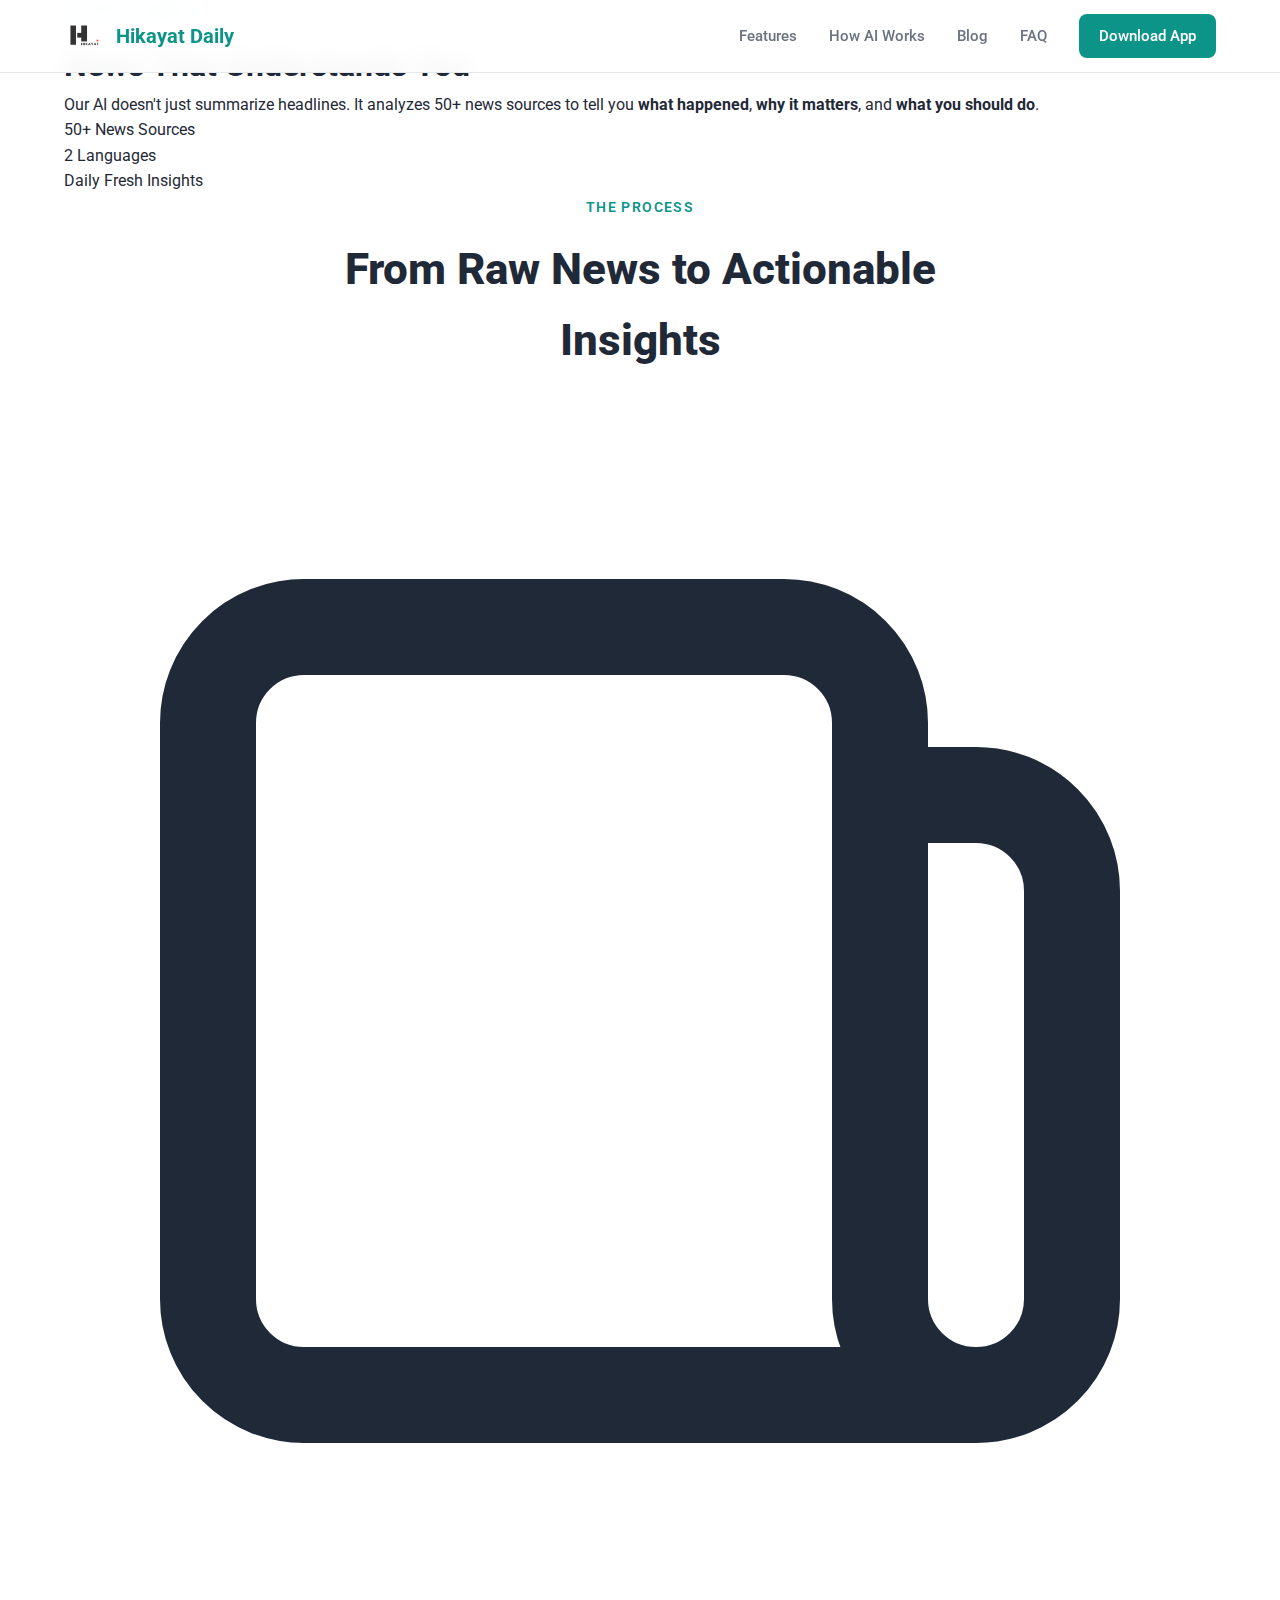
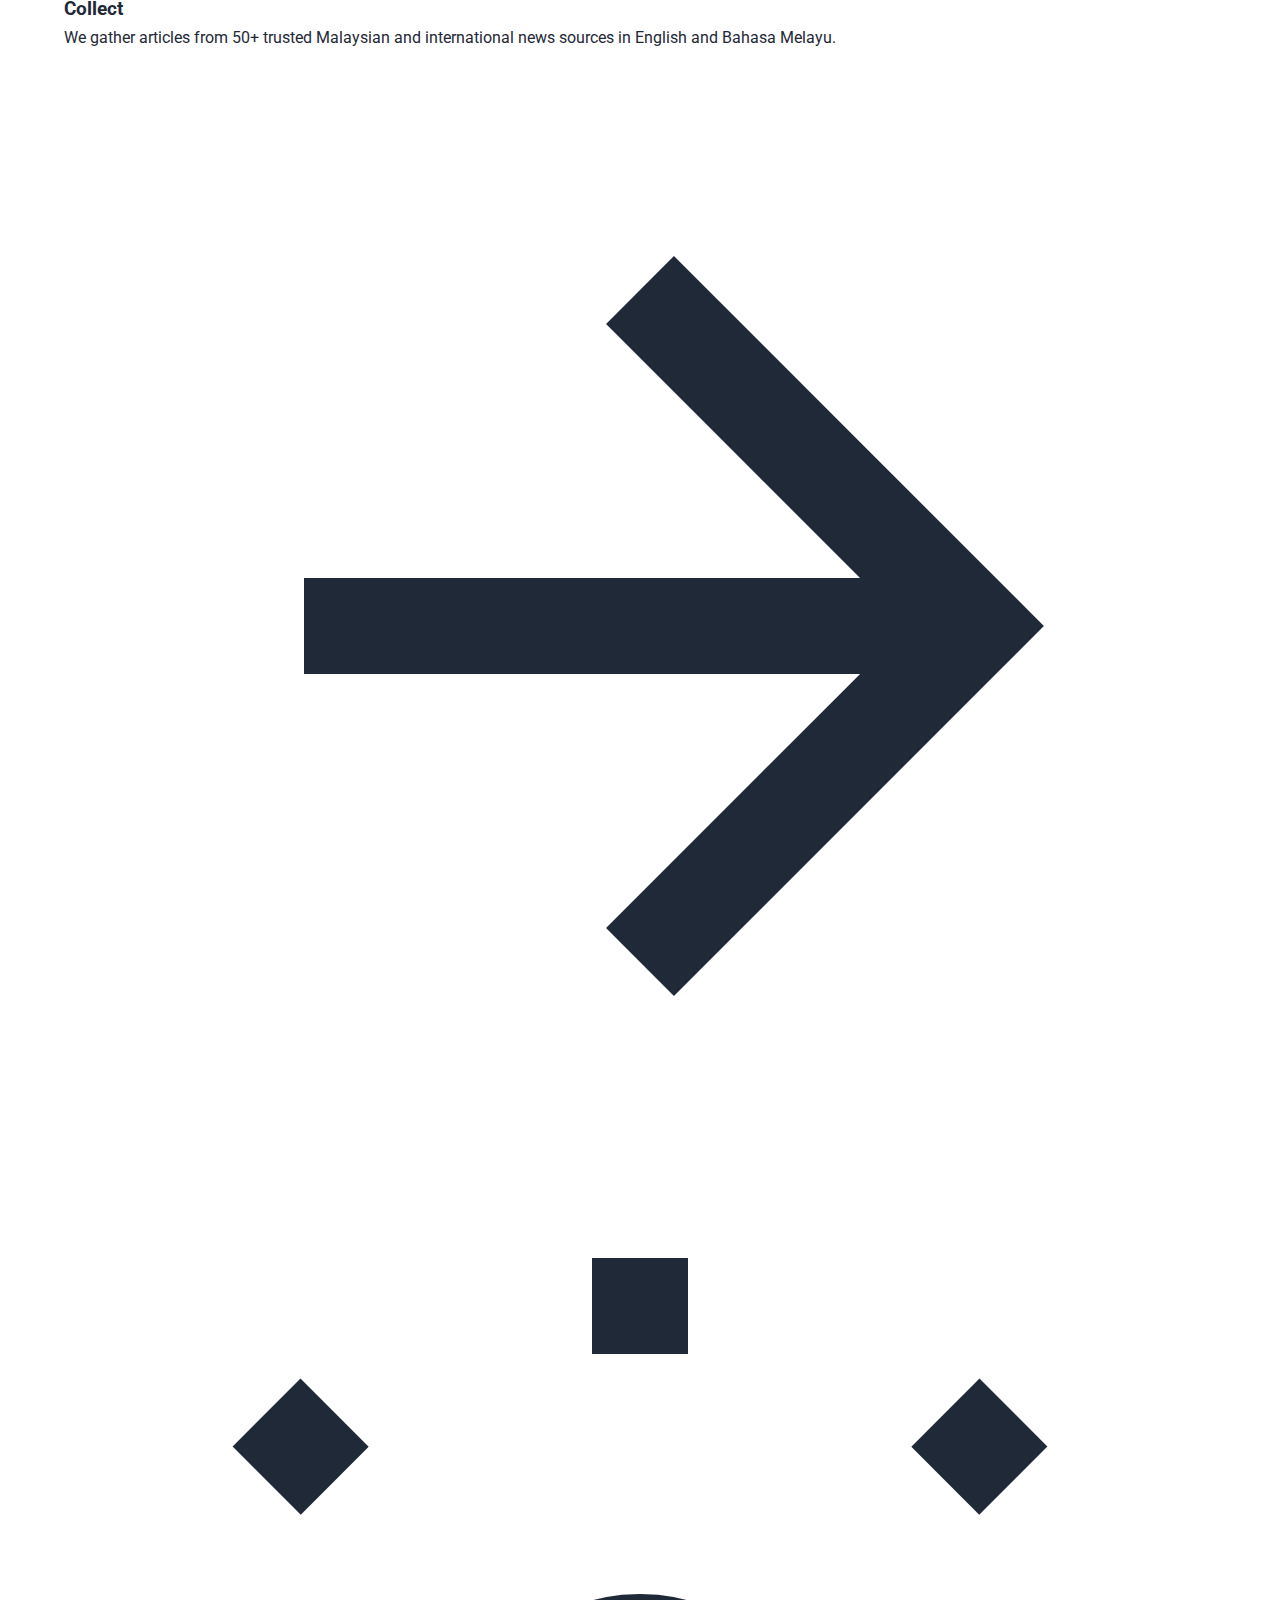
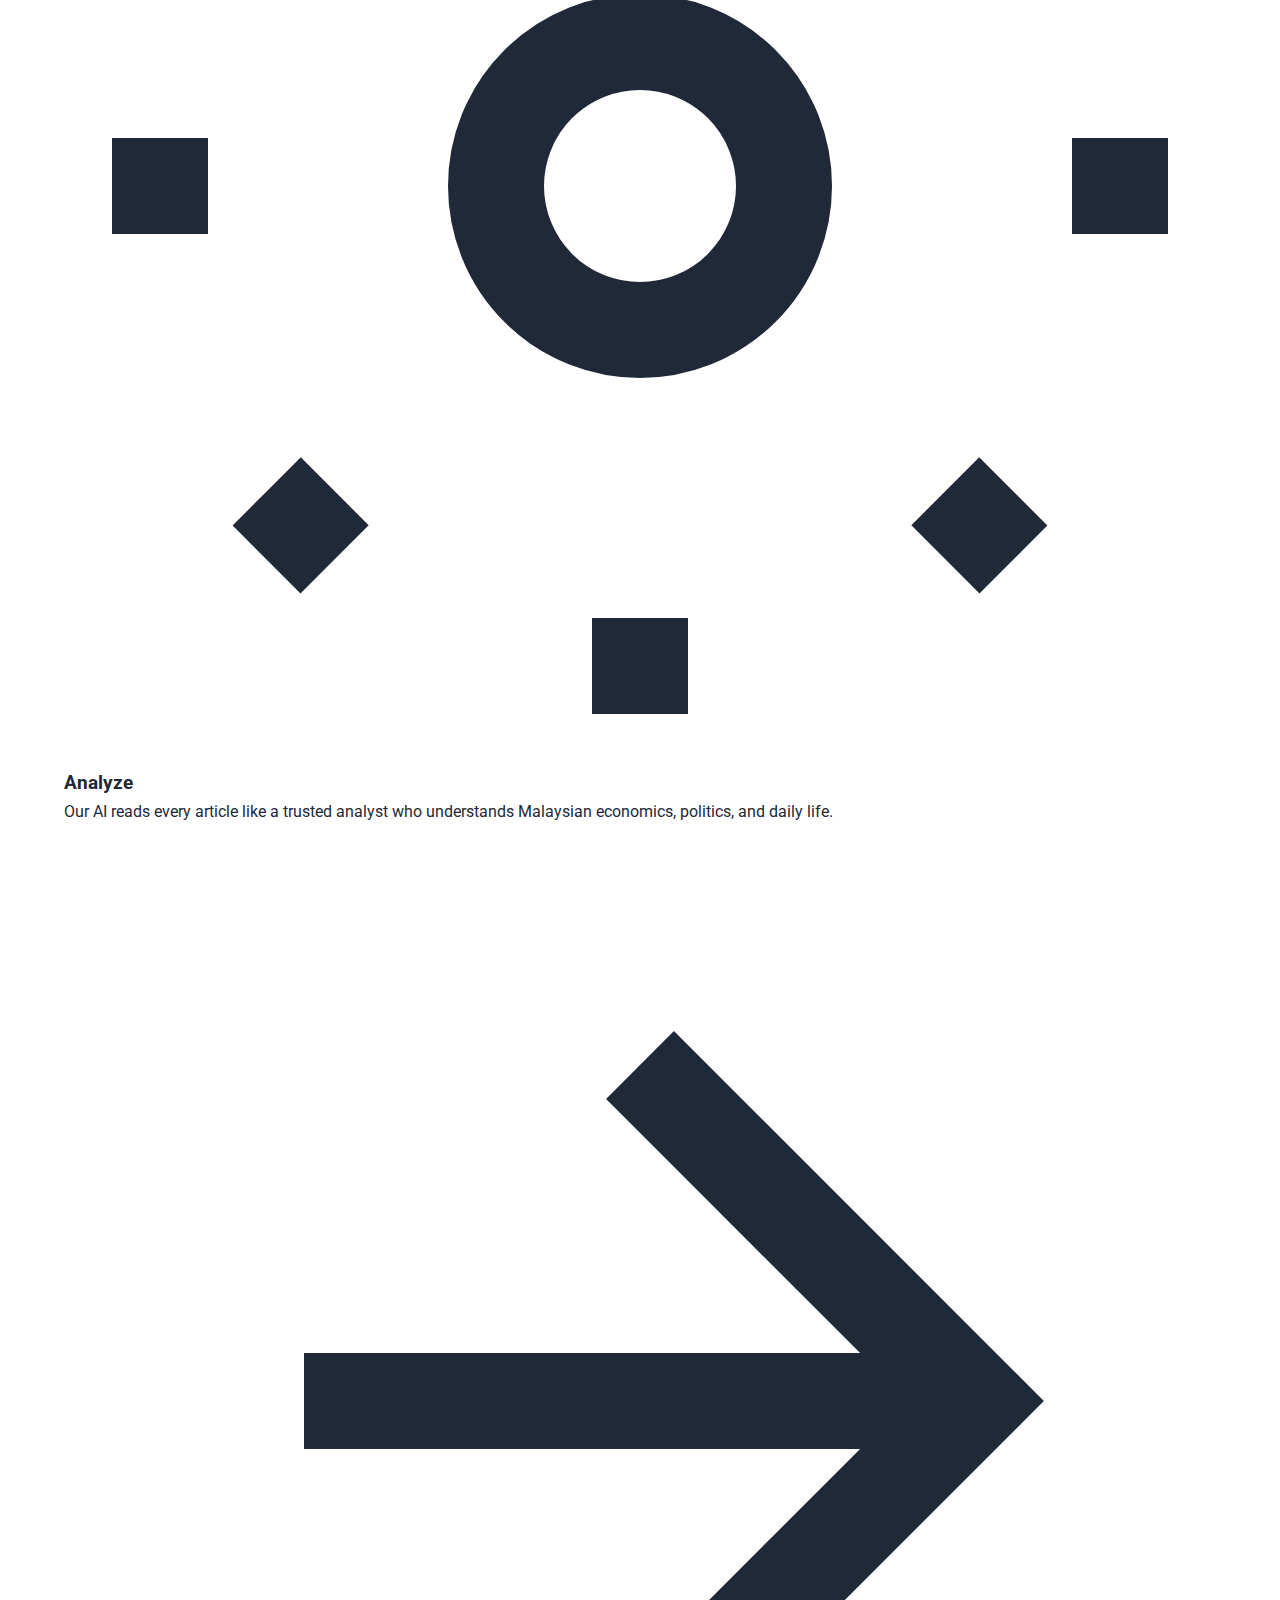
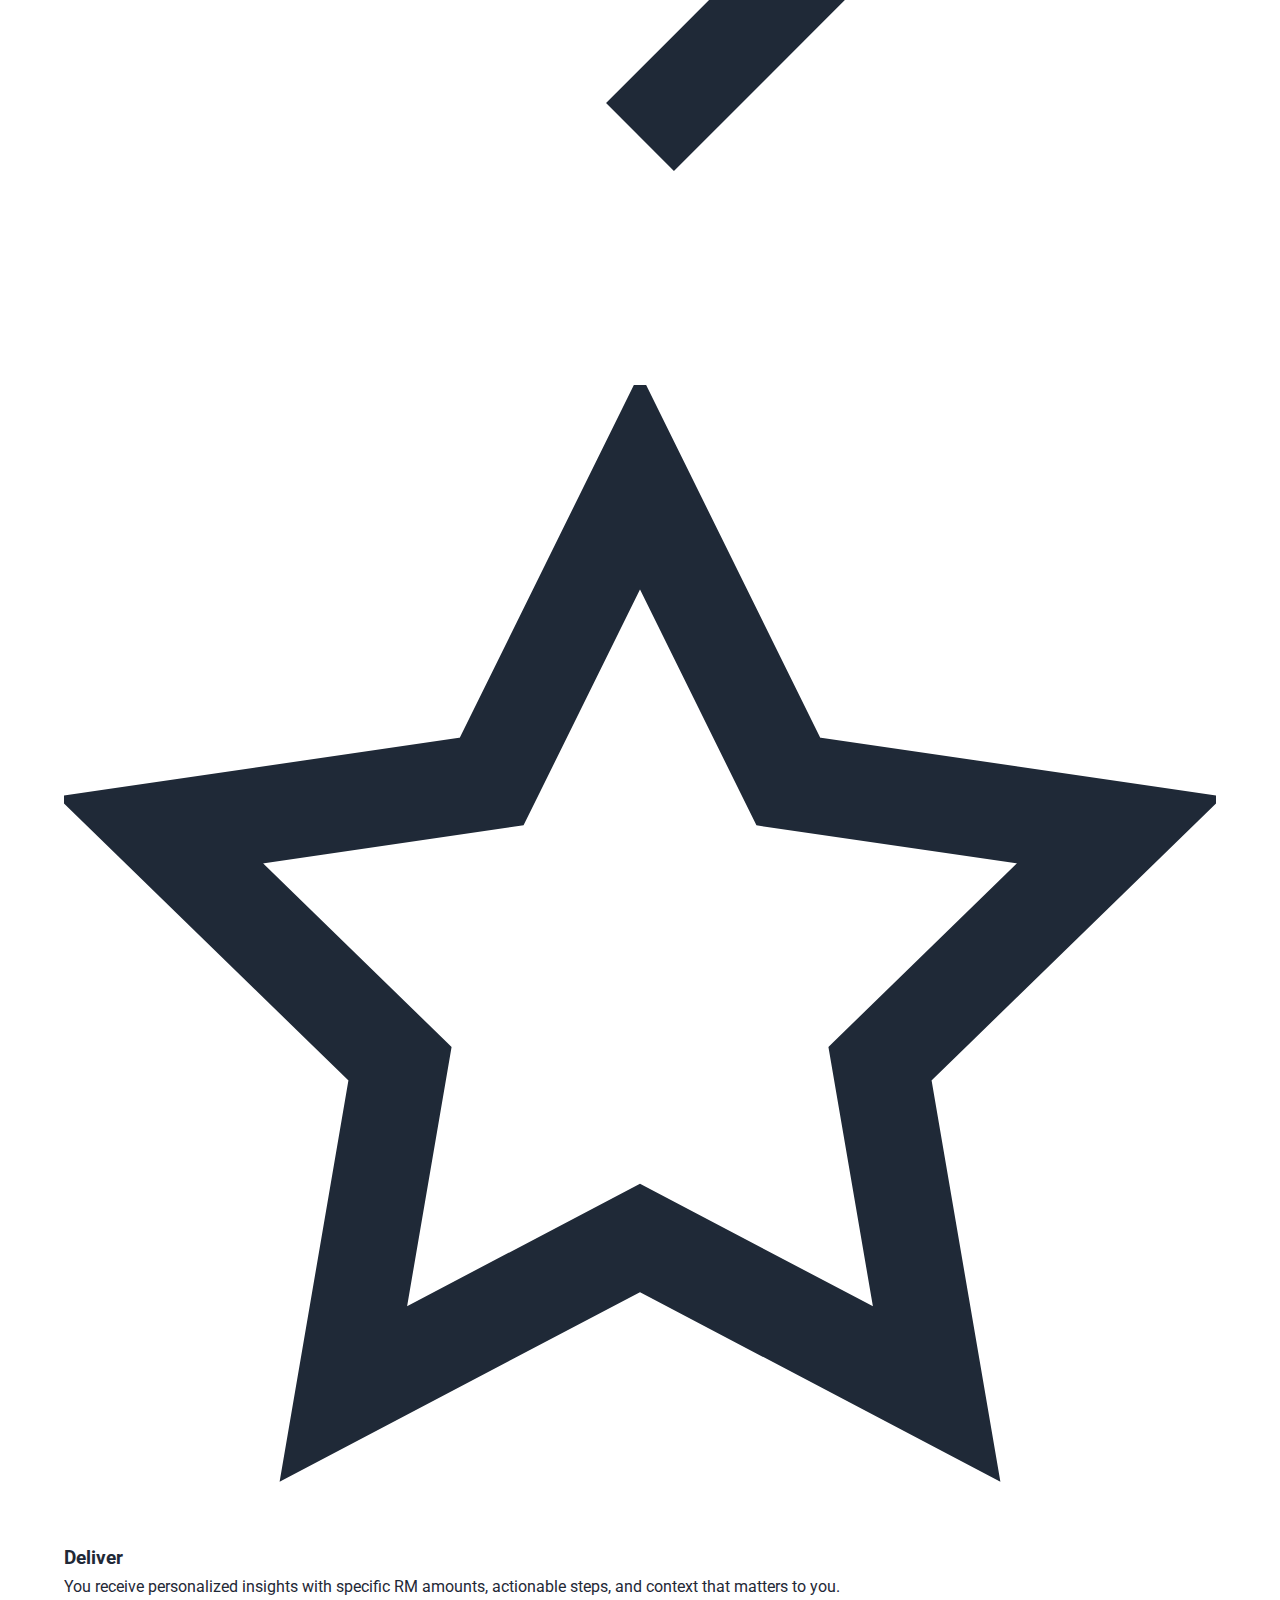
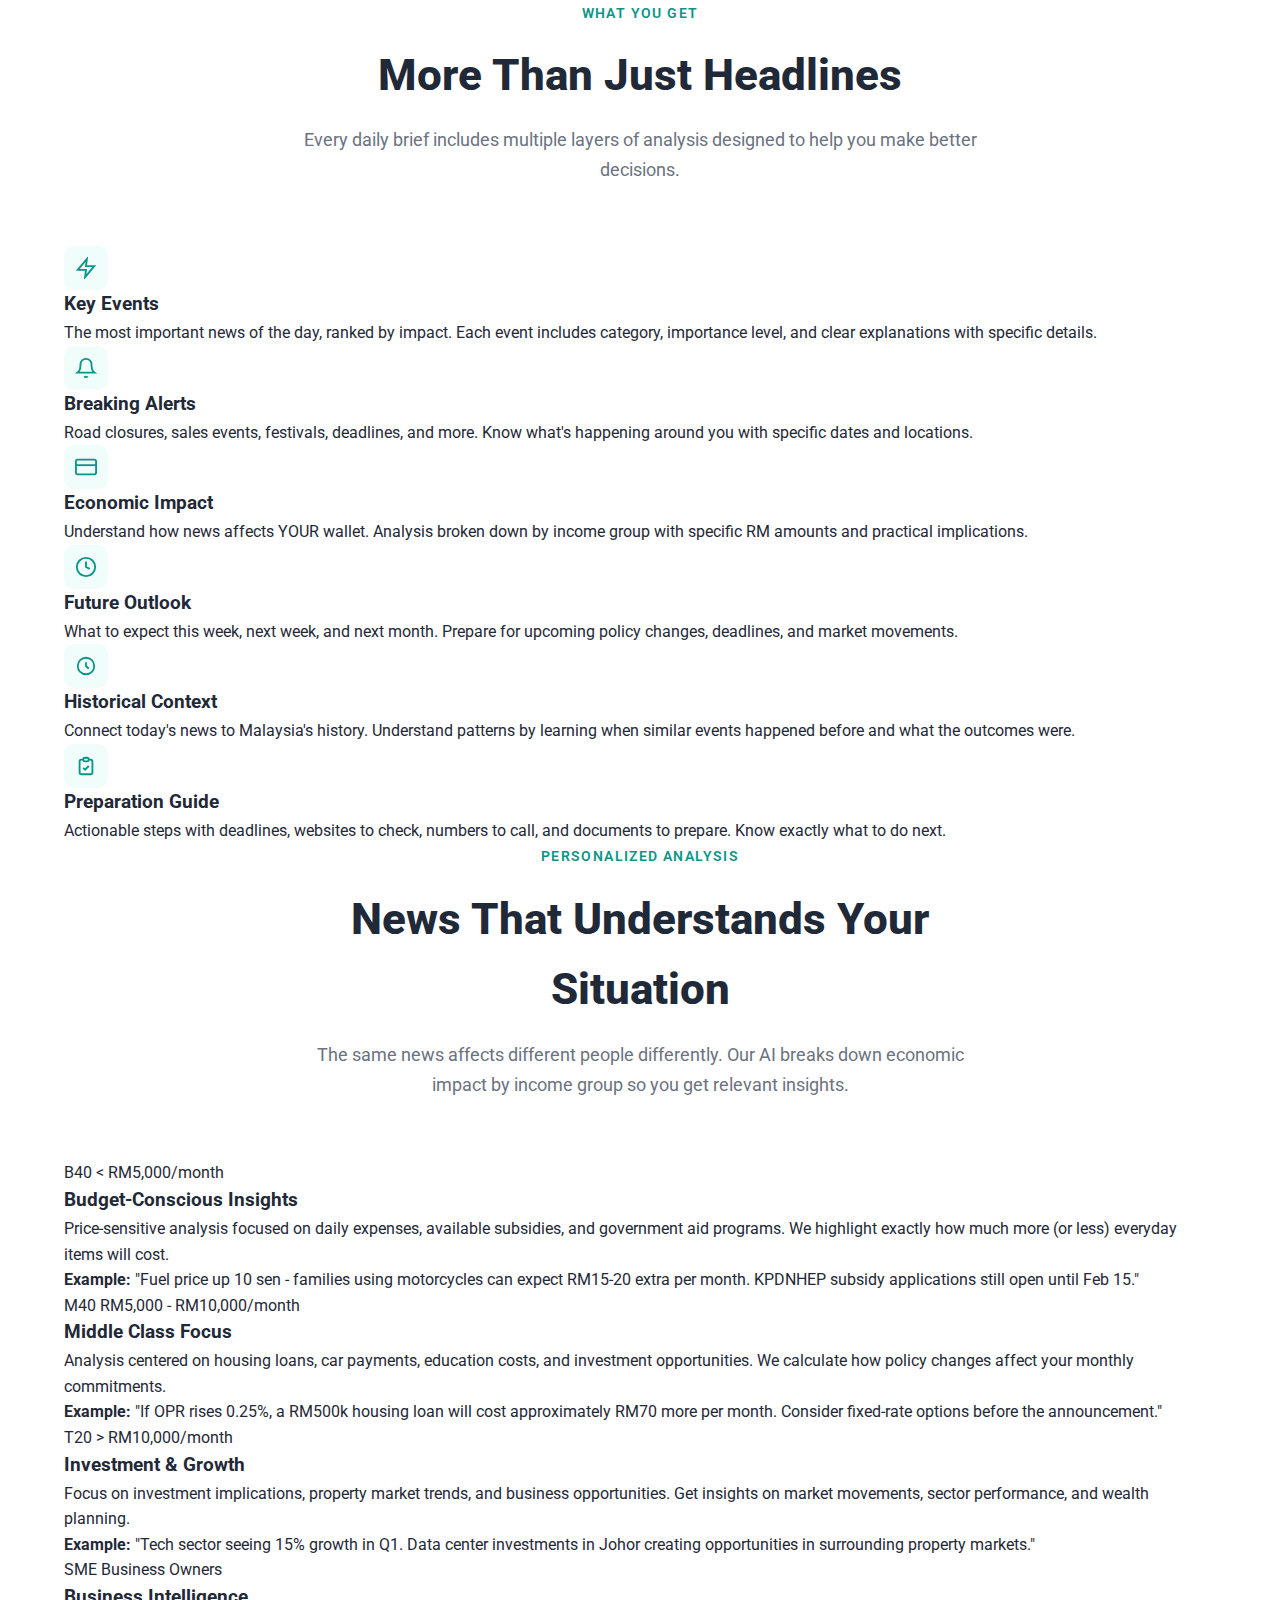
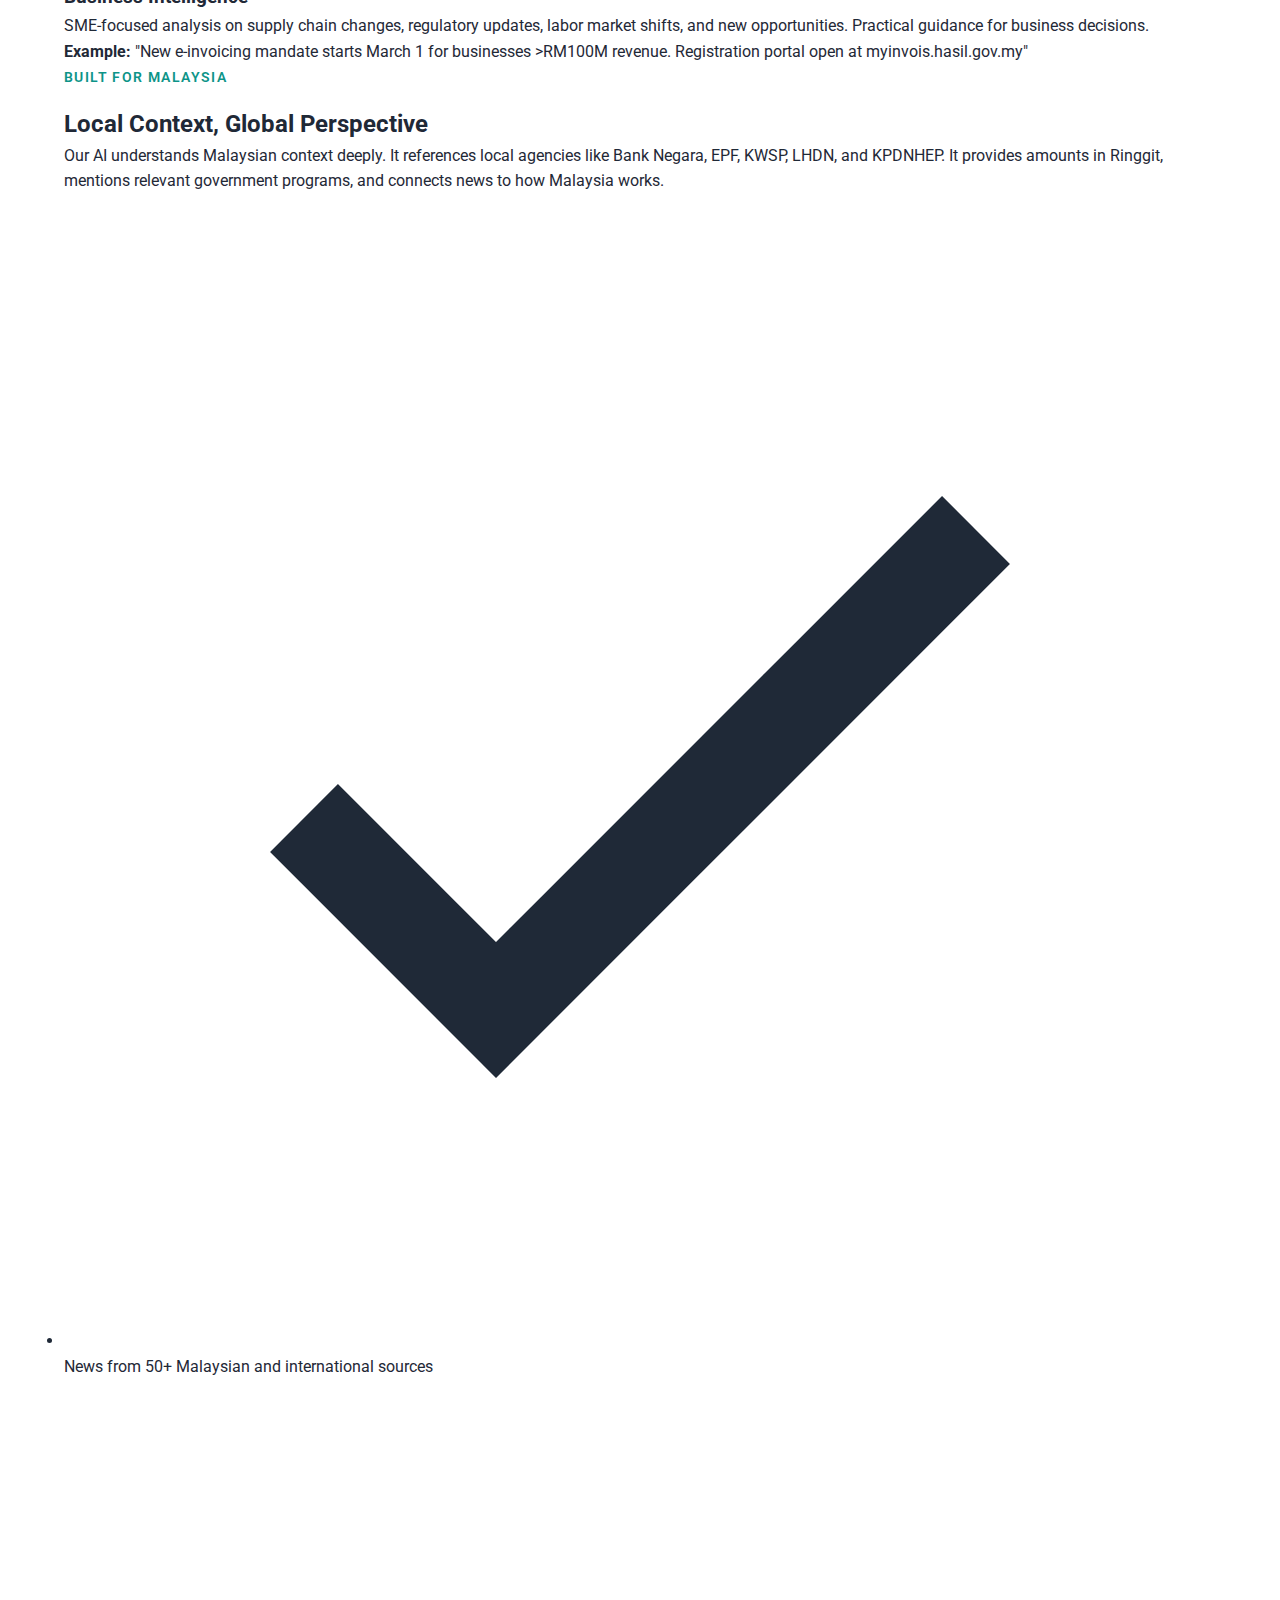
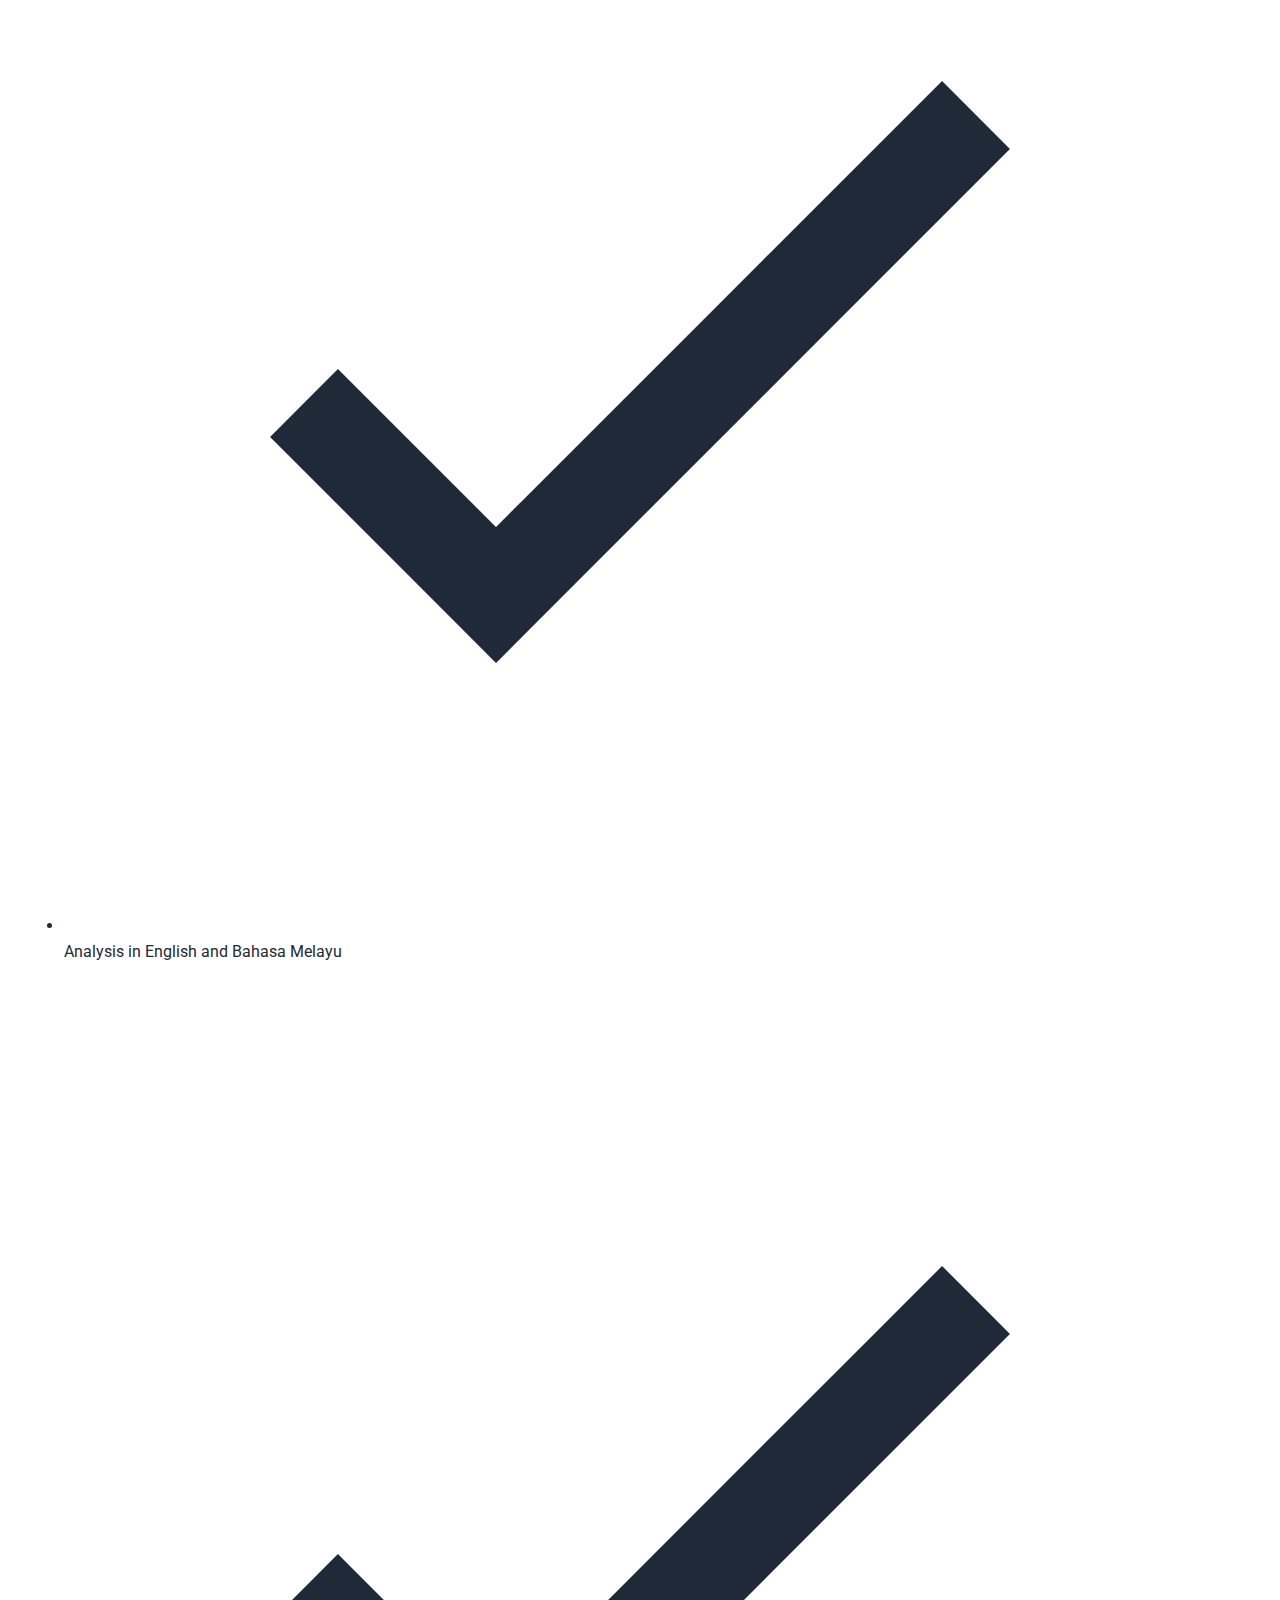
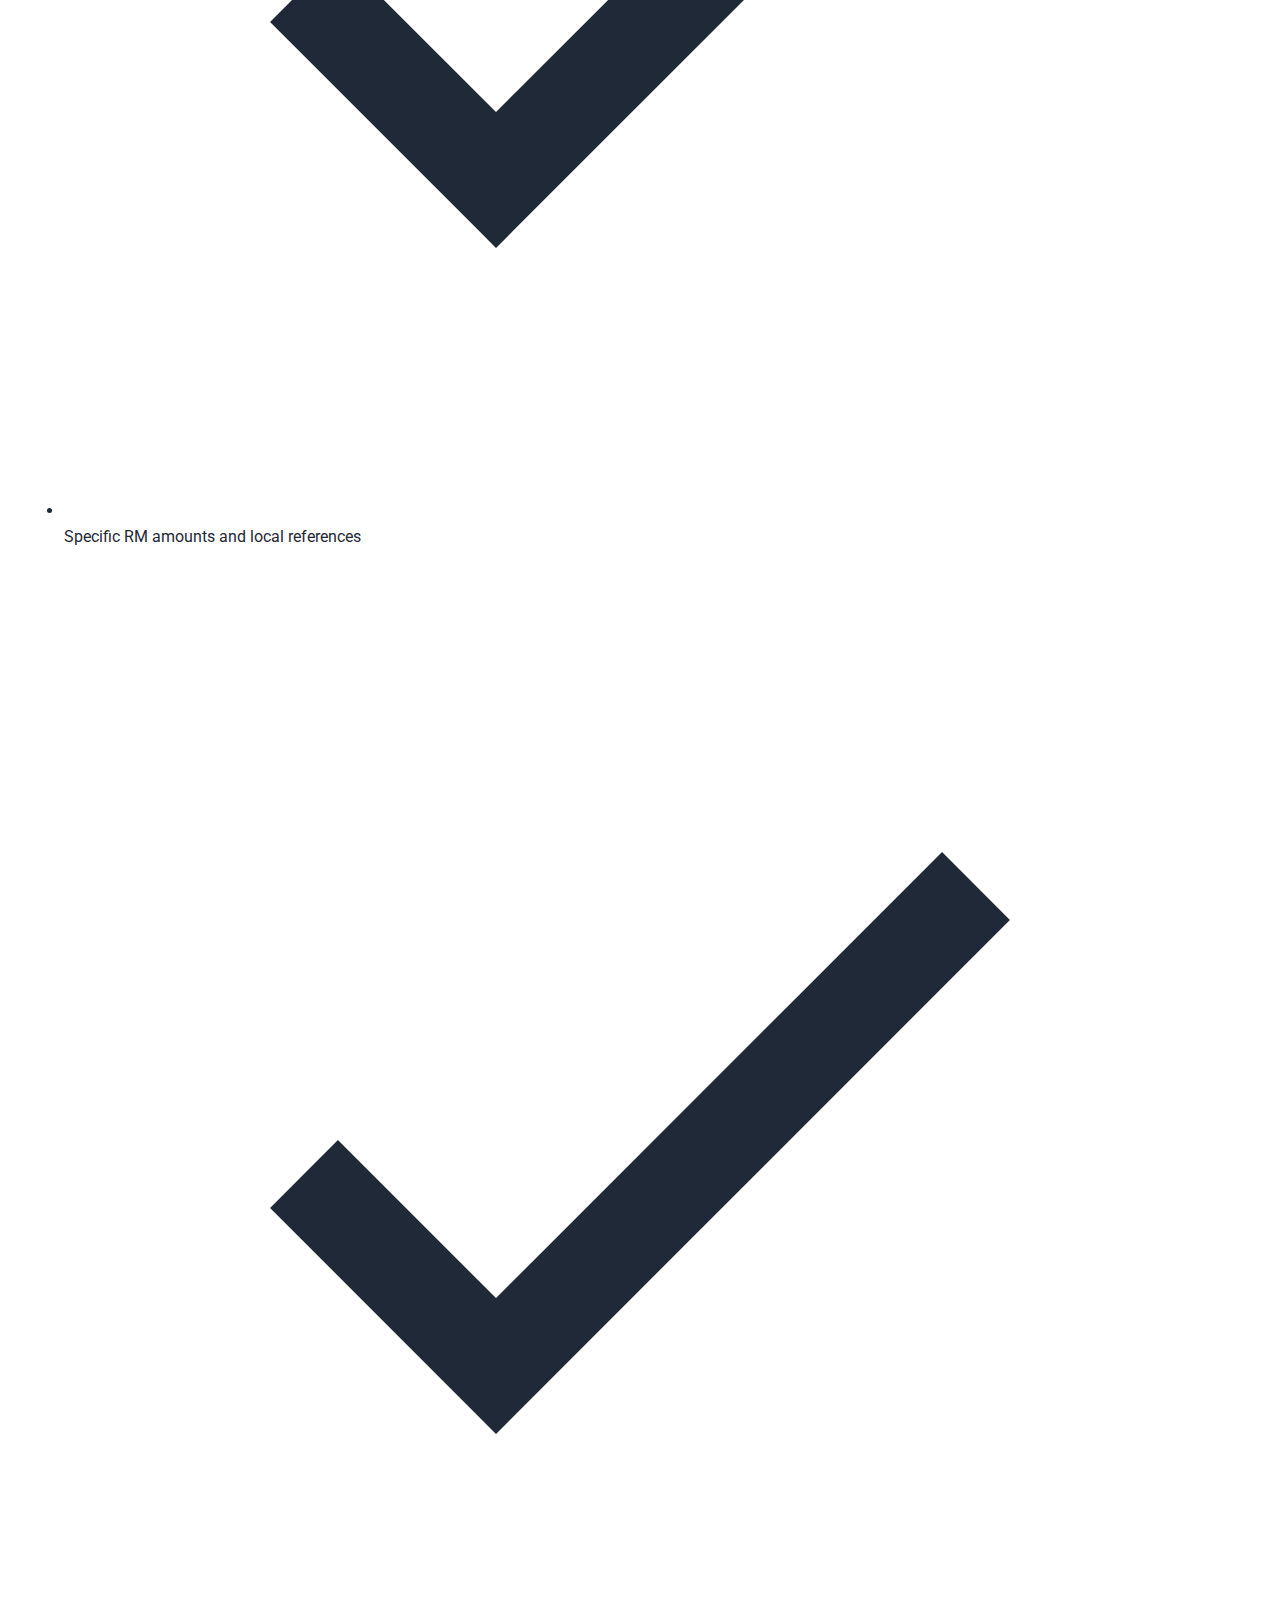
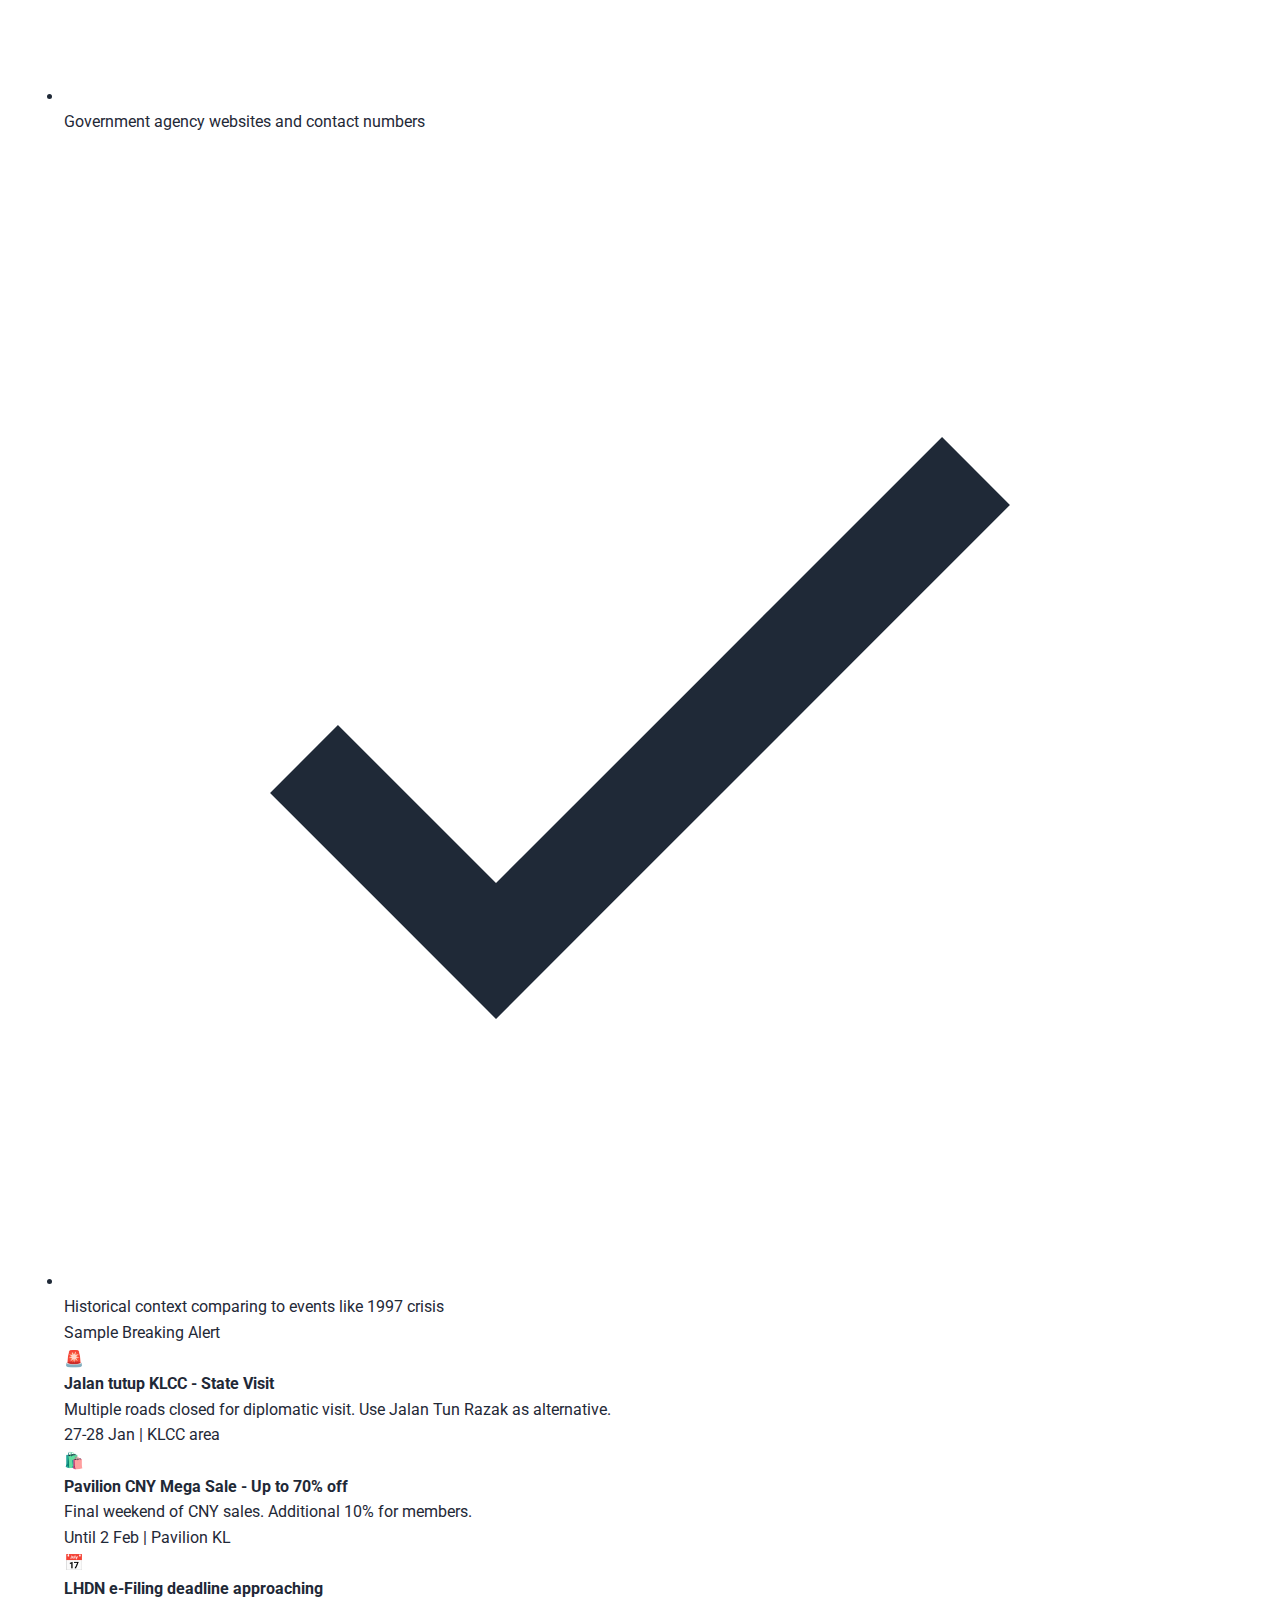
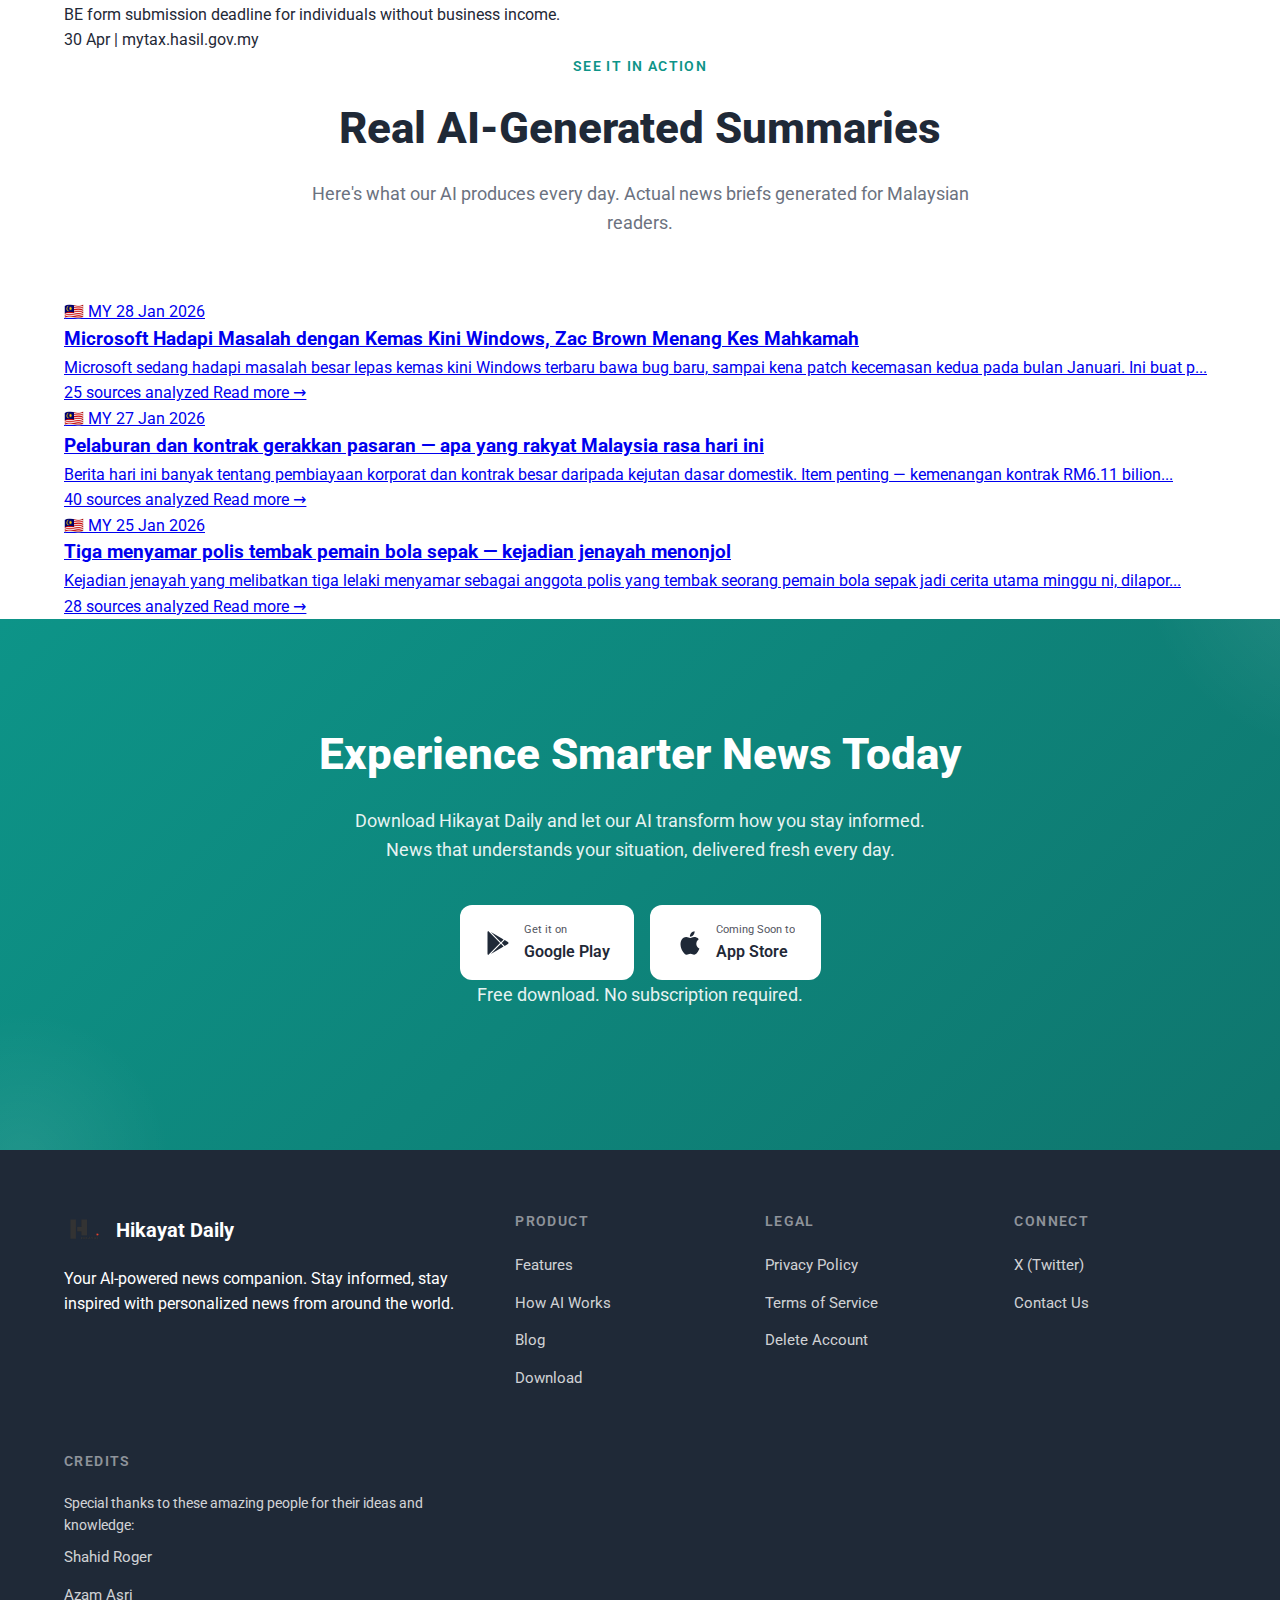
<file: how-ai-works.html>
<!DOCTYPE html>
<html lang="en">
<head>
  <meta charset="UTF-8" />
  <meta name="viewport" content="width=device-width, initial-scale=1.0" />

  <!-- Primary Meta Tags -->
  <title>How Our AI Works - Hikayat Daily | Intelligent News Analysis for Malaysians</title>
  <meta name="title" content="How Our AI Works - Hikayat Daily | Intelligent News Analysis for Malaysians" />
  <meta name="description" content="Discover how Hikayat Daily's AI analyzes 50+ news sources to deliver personalized insights, economic impact analysis, and actionable guidance tailored to your situation." />
  <meta name="keywords" content="AI news analysis, news intelligence, Malaysia news AI, personalized news, economic impact news, news summaries AI, Hikayat Daily AI" />
  <meta name="author" content="Syed Mohamad Arif Bin Sayed Mohd Ali Saipuddin" />
  <link rel="author" href="https://syedmhdarif.github.io/portfolio-web/" />
  <meta name="robots" content="index, follow" />
  <meta name="language" content="English" />
  <meta name="theme-color" content="#0D9488" />

  <!-- Canonical URL -->
  <link rel="canonical" href="https://hikayatdaily.com/how-ai-works.html" />

  <!-- Open Graph / Facebook -->
  <meta property="og:type" content="website" />
  <meta property="og:url" content="https://hikayatdaily.com/how-ai-works.html" />
  <meta property="og:title" content="How Our AI Works - Hikayat Daily" />
  <meta property="og:description" content="Discover how Hikayat Daily's AI analyzes 50+ news sources to deliver personalized insights and actionable guidance." />
  <meta property="og:image" content="https://hikayatdaily.com/assets/HikayatDaily.png" />
  <meta property="og:site_name" content="Hikayat Daily" />

  <!-- Twitter -->
  <meta name="twitter:card" content="summary_large_image" />
  <meta name="twitter:url" content="https://hikayatdaily.com/how-ai-works.html" />
  <meta name="twitter:title" content="How Our AI Works - Hikayat Daily" />
  <meta name="twitter:description" content="Discover how Hikayat Daily's AI analyzes 50+ news sources to deliver personalized insights and actionable guidance." />
  <meta name="twitter:image" content="https://hikayatdaily.com/assets/HikayatDaily.png" />

  <!-- Favicon -->
  <link rel="icon" type="image/png" href="/assets/HikayatDaily.png" />
  <link rel="apple-touch-icon" href="/assets/HikayatDaily.png" />
  <link rel="preconnect" href="https://fonts.googleapis.com" />
  <link rel="preconnect" href="https://fonts.gstatic.com" crossorigin />
  <link href="https://fonts.googleapis.com/css2?family=Roboto:wght@300;400;500;700;900&display=swap" rel="stylesheet" />
  <link rel="stylesheet" href="/styles.css" />

  <!-- Structured Data -->
  <script type="application/ld+json">
  {
    "@context": "https://schema.org",
    "@type": "TechArticle",
    "headline": "How Hikayat Daily AI Works",
    "description": "Learn how Hikayat Daily uses artificial intelligence to analyze news and provide personalized insights for Malaysians.",
    "author": {
      "@type": "Organization",
      "name": "Hikayat Daily"
    },
    "publisher": {
      "@type": "Organization",
      "name": "Hikayat Daily",
      "logo": {
        "@type": "ImageObject",
        "url": "https://hikayatdaily.com/assets/HikayatDaily.png"
      }
    },
    "mainEntityOfPage": "https://hikayatdaily.com/how-ai-works.html"
  }
  </script>
</head>
<body>
  <!-- Navigation -->
  <nav class="navbar" id="navbar">
    <div class="container nav-content">
      <a href="/" class="nav-brand">
        <img src="/assets/HikayatDaily.png" alt="Hikayat Daily" class="nav-logo" />
        <span class="nav-brand-text">Hikayat Daily</span>
      </a>
      <div class="nav-links">
        <a href="/#features">Features</a>
        <a href="/how-ai-works.html" class="active">How AI Works</a>
        <a href="/#blog">Blog</a>
        <a href="/#faq">FAQ</a>
        <a href="/#download" class="nav-cta">Download App</a>
      </div>
      <button class="mobile-menu-btn" onclick="toggleMobileMenu()">
        <svg fill="none" stroke="currentColor" viewBox="0 0 24 24"><path stroke-linecap="round" stroke-linejoin="round" stroke-width="2" d="M4 6h16M4 12h16M4 18h16"/></svg>
      </button>
    </div>
  </nav>

  <!-- Mobile Menu -->
  <div class="mobile-menu" id="mobile-menu">
    <a href="/#features" onclick="toggleMobileMenu()">Features</a>
    <a href="/how-ai-works.html" onclick="toggleMobileMenu()">How AI Works</a>
    <a href="/#blog" onclick="toggleMobileMenu()">Blog</a>
    <a href="/#faq" onclick="toggleMobileMenu()">FAQ</a>
    <a href="/#download" onclick="toggleMobileMenu()">Download App</a>
  </div>

  <!-- Hero Section -->
  <section class="ai-hero">
    <div class="container">
      <div class="ai-hero-content">
        <span class="section-label">AI Intelligence</span>
        <h1>News That Understands You</h1>
        <p class="ai-hero-subtitle">
          Our AI doesn't just summarize headlines. It analyzes 50+ news sources to tell you
          <strong>what happened</strong>, <strong>why it matters</strong>, and <strong>what you should do</strong>.
        </p>
        <div class="ai-hero-stats">
          <div class="ai-stat">
            <span class="ai-stat-number">50+</span>
            <span class="ai-stat-label">News Sources</span>
          </div>
          <div class="ai-stat">
            <span class="ai-stat-number">2</span>
            <span class="ai-stat-label">Languages</span>
          </div>
          <div class="ai-stat">
            <span class="ai-stat-number">Daily</span>
            <span class="ai-stat-label">Fresh Insights</span>
          </div>
        </div>
      </div>
    </div>
  </section>

  <!-- How It Works Flow -->
  <section class="ai-flow-section">
    <div class="container">
      <div class="section-header">
        <span class="section-label">The Process</span>
        <h2 class="section-title">From Raw News to Actionable Insights</h2>
      </div>
      <div class="ai-flow">
        <div class="ai-flow-step">
          <div class="ai-flow-icon">
            <svg viewBox="0 0 24 24" fill="none" stroke="currentColor" stroke-width="2">
              <path d="M19 20H5a2 2 0 01-2-2V6a2 2 0 012-2h10a2 2 0 012 2v1m2 13a2 2 0 01-2-2V7m2 13a2 2 0 002-2V9.5a2 2 0 00-2-2h-2"/>
            </svg>
          </div>
          <h3>Collect</h3>
          <p>We gather articles from 50+ trusted Malaysian and international news sources in English and Bahasa Melayu.</p>
        </div>
        <div class="ai-flow-arrow">
          <svg viewBox="0 0 24 24" fill="none" stroke="currentColor" stroke-width="2">
            <path d="M5 12h14M12 5l7 7-7 7"/>
          </svg>
        </div>
        <div class="ai-flow-step">
          <div class="ai-flow-icon">
            <svg viewBox="0 0 24 24" fill="none" stroke="currentColor" stroke-width="2">
              <circle cx="12" cy="12" r="3"/>
              <path d="M12 1v2M12 21v2M4.22 4.22l1.42 1.42M18.36 18.36l1.42 1.42M1 12h2M21 12h2M4.22 19.78l1.42-1.42M18.36 5.64l1.42-1.42"/>
            </svg>
          </div>
          <h3>Analyze</h3>
          <p>Our AI reads every article like a trusted analyst who understands Malaysian economics, politics, and daily life.</p>
        </div>
        <div class="ai-flow-arrow">
          <svg viewBox="0 0 24 24" fill="none" stroke="currentColor" stroke-width="2">
            <path d="M5 12h14M12 5l7 7-7 7"/>
          </svg>
        </div>
        <div class="ai-flow-step">
          <div class="ai-flow-icon">
            <svg viewBox="0 0 24 24" fill="none" stroke="currentColor" stroke-width="2">
              <path d="M12 2l3.09 6.26L22 9.27l-5 4.87 1.18 6.88L12 17.77l-6.18 3.25L7 14.14 2 9.27l6.91-1.01L12 2z"/>
            </svg>
          </div>
          <h3>Deliver</h3>
          <p>You receive personalized insights with specific RM amounts, actionable steps, and context that matters to you.</p>
        </div>
      </div>
    </div>
  </section>

  <!-- What You Get Section -->
  <section class="ai-features-section">
    <div class="container">
      <div class="section-header">
        <span class="section-label">What You Get</span>
        <h2 class="section-title">More Than Just Headlines</h2>
        <p class="section-description">
          Every daily brief includes multiple layers of analysis designed to help you make better decisions.
        </p>
      </div>
      <div class="ai-features-grid">
        <div class="ai-feature-card">
          <div class="ai-feature-icon ai-feature-icon-blue">
            <svg viewBox="0 0 24 24" fill="none" stroke="currentColor" stroke-width="2">
              <path d="M13 2L3 14h9l-1 8 10-12h-9l1-8z"/>
            </svg>
          </div>
          <h3>Key Events</h3>
          <p>The most important news of the day, ranked by impact. Each event includes category, importance level, and clear explanations with specific details.</p>
        </div>
        <div class="ai-feature-card">
          <div class="ai-feature-icon ai-feature-icon-red">
            <svg viewBox="0 0 24 24" fill="none" stroke="currentColor" stroke-width="2">
              <path d="M18 8A6 6 0 006 8c0 7-3 9-3 9h18s-3-2-3-9M13.73 21a2 2 0 01-3.46 0"/>
            </svg>
          </div>
          <h3>Breaking Alerts</h3>
          <p>Road closures, sales events, festivals, deadlines, and more. Know what's happening around you with specific dates and locations.</p>
        </div>
        <div class="ai-feature-card">
          <div class="ai-feature-icon ai-feature-icon-green">
            <svg viewBox="0 0 24 24" fill="none" stroke="currentColor" stroke-width="2">
              <rect x="1" y="4" width="22" height="16" rx="2" ry="2"/>
              <line x1="1" y1="10" x2="23" y2="10"/>
            </svg>
          </div>
          <h3>Economic Impact</h3>
          <p>Understand how news affects YOUR wallet. Analysis broken down by income group with specific RM amounts and practical implications.</p>
        </div>
        <div class="ai-feature-card">
          <div class="ai-feature-icon ai-feature-icon-purple">
            <svg viewBox="0 0 24 24" fill="none" stroke="currentColor" stroke-width="2">
              <circle cx="12" cy="12" r="10"/>
              <polyline points="12,6 12,12 16,14"/>
            </svg>
          </div>
          <h3>Future Outlook</h3>
          <p>What to expect this week, next week, and next month. Prepare for upcoming policy changes, deadlines, and market movements.</p>
        </div>
        <div class="ai-feature-card">
          <div class="ai-feature-icon ai-feature-icon-orange">
            <svg viewBox="0 0 24 24" fill="none" stroke="currentColor" stroke-width="2">
              <path d="M12 8v4l3 3m6-3a9 9 0 11-18 0 9 9 0 0118 0z"/>
            </svg>
          </div>
          <h3>Historical Context</h3>
          <p>Connect today's news to Malaysia's history. Understand patterns by learning when similar events happened before and what the outcomes were.</p>
        </div>
        <div class="ai-feature-card">
          <div class="ai-feature-icon ai-feature-icon-teal">
            <svg viewBox="0 0 24 24" fill="none" stroke="currentColor" stroke-width="2">
              <path d="M9 5H7a2 2 0 00-2 2v12a2 2 0 002 2h10a2 2 0 002-2V7a2 2 0 00-2-2h-2M9 5a2 2 0 002 2h2a2 2 0 002-2M9 5a2 2 0 012-2h2a2 2 0 012 2m-6 9l2 2 4-4"/>
            </svg>
          </div>
          <h3>Preparation Guide</h3>
          <p>Actionable steps with deadlines, websites to check, numbers to call, and documents to prepare. Know exactly what to do next.</p>
        </div>
      </div>
    </div>
  </section>

  <!-- Economic Impact Section -->
  <section class="ai-economic-section">
    <div class="container">
      <div class="section-header">
        <span class="section-label">Personalized Analysis</span>
        <h2 class="section-title">News That Understands Your Situation</h2>
        <p class="section-description">
          The same news affects different people differently. Our AI breaks down economic impact by income group so you get relevant insights.
        </p>
      </div>
      <div class="ai-economic-grid">
        <div class="ai-economic-card">
          <div class="ai-economic-header ai-economic-b40">
            <span class="ai-economic-badge">B40</span>
            <span class="ai-economic-range">&lt; RM5,000/month</span>
          </div>
          <div class="ai-economic-body">
            <h3>Budget-Conscious Insights</h3>
            <p>Price-sensitive analysis focused on daily expenses, available subsidies, and government aid programs. We highlight exactly how much more (or less) everyday items will cost.</p>
            <div class="ai-economic-example">
              <strong>Example:</strong> "Fuel price up 10 sen - families using motorcycles can expect RM15-20 extra per month. KPDNHEP subsidy applications still open until Feb 15."
            </div>
          </div>
        </div>
        <div class="ai-economic-card">
          <div class="ai-economic-header ai-economic-m40">
            <span class="ai-economic-badge">M40</span>
            <span class="ai-economic-range">RM5,000 - RM10,000/month</span>
          </div>
          <div class="ai-economic-body">
            <h3>Middle Class Focus</h3>
            <p>Analysis centered on housing loans, car payments, education costs, and investment opportunities. We calculate how policy changes affect your monthly commitments.</p>
            <div class="ai-economic-example">
              <strong>Example:</strong> "If OPR rises 0.25%, a RM500k housing loan will cost approximately RM70 more per month. Consider fixed-rate options before the announcement."
            </div>
          </div>
        </div>
        <div class="ai-economic-card">
          <div class="ai-economic-header ai-economic-t20">
            <span class="ai-economic-badge">T20</span>
            <span class="ai-economic-range">&gt; RM10,000/month</span>
          </div>
          <div class="ai-economic-body">
            <h3>Investment & Growth</h3>
            <p>Focus on investment implications, property market trends, and business opportunities. Get insights on market movements, sector performance, and wealth planning.</p>
            <div class="ai-economic-example">
              <strong>Example:</strong> "Tech sector seeing 15% growth in Q1. Data center investments in Johor creating opportunities in surrounding property markets."
            </div>
          </div>
        </div>
        <div class="ai-economic-card">
          <div class="ai-economic-header ai-economic-biz">
            <span class="ai-economic-badge">SME</span>
            <span class="ai-economic-range">Business Owners</span>
          </div>
          <div class="ai-economic-body">
            <h3>Business Intelligence</h3>
            <p>SME-focused analysis on supply chain changes, regulatory updates, labor market shifts, and new opportunities. Practical guidance for business decisions.</p>
            <div class="ai-economic-example">
              <strong>Example:</strong> "New e-invoicing mandate starts March 1 for businesses &gt;RM100M revenue. Registration portal open at myinvois.hasil.gov.my"
            </div>
          </div>
        </div>
      </div>
    </div>
  </section>

  <!-- Malaysian Context Section -->
  <section class="ai-context-section">
    <div class="container">
      <div class="ai-context-content">
        <div class="ai-context-text">
          <span class="section-label">Built for Malaysia</span>
          <h2>Local Context, Global Perspective</h2>
          <p>
            Our AI understands Malaysian context deeply. It references local agencies like Bank Negara, EPF, KWSP, LHDN, and KPDNHEP.
            It provides amounts in Ringgit, mentions relevant government programs, and connects news to how Malaysia works.
          </p>
          <ul class="ai-context-list">
            <li>
              <svg viewBox="0 0 24 24" fill="none" stroke="currentColor" stroke-width="2"><path d="M5 13l4 4L19 7"/></svg>
              <span>News from 50+ Malaysian and international sources</span>
            </li>
            <li>
              <svg viewBox="0 0 24 24" fill="none" stroke="currentColor" stroke-width="2"><path d="M5 13l4 4L19 7"/></svg>
              <span>Analysis in English and Bahasa Melayu</span>
            </li>
            <li>
              <svg viewBox="0 0 24 24" fill="none" stroke="currentColor" stroke-width="2"><path d="M5 13l4 4L19 7"/></svg>
              <span>Specific RM amounts and local references</span>
            </li>
            <li>
              <svg viewBox="0 0 24 24" fill="none" stroke="currentColor" stroke-width="2"><path d="M5 13l4 4L19 7"/></svg>
              <span>Government agency websites and contact numbers</span>
            </li>
            <li>
              <svg viewBox="0 0 24 24" fill="none" stroke="currentColor" stroke-width="2"><path d="M5 13l4 4L19 7"/></svg>
              <span>Historical context comparing to events like 1997 crisis</span>
            </li>
          </ul>
        </div>
        <div class="ai-context-visual">
          <div class="ai-context-card">
            <div class="ai-context-card-header">
              <span>Sample Breaking Alert</span>
            </div>
            <div class="ai-context-card-body">
              <div class="ai-alert-item">
                <span class="ai-alert-icon">🚨</span>
                <div>
                  <strong>Jalan tutup KLCC - State Visit</strong>
                  <p>Multiple roads closed for diplomatic visit. Use Jalan Tun Razak as alternative.</p>
                  <span class="ai-alert-meta">27-28 Jan | KLCC area</span>
                </div>
              </div>
              <div class="ai-alert-item">
                <span class="ai-alert-icon">🛍️</span>
                <div>
                  <strong>Pavilion CNY Mega Sale - Up to 70% off</strong>
                  <p>Final weekend of CNY sales. Additional 10% for members.</p>
                  <span class="ai-alert-meta">Until 2 Feb | Pavilion KL</span>
                </div>
              </div>
              <div class="ai-alert-item">
                <span class="ai-alert-icon">📅</span>
                <div>
                  <strong>LHDN e-Filing deadline approaching</strong>
                  <p>BE form submission deadline for individuals without business income.</p>
                  <span class="ai-alert-meta">30 Apr | mytax.hasil.gov.my</span>
                </div>
              </div>
            </div>
          </div>
        </div>
      </div>
    </div>
  </section>

  <!-- Blog Section - AI Results -->
  <section class="blog-section" id="blog">
    <div class="container">
      <div class="section-header">
        <span class="section-label">See It In Action</span>
        <h2 class="section-title">Real AI-Generated Summaries</h2>
        <p class="section-description">
          Here's what our AI produces every day. Actual news briefs generated for Malaysian readers.
        </p>
      </div>
      <div class="blog-grid" id="blog-grid">
        <div class="blog-loading">Loading posts...</div>
      </div>
    </div>
  </section>

  <!-- CTA Section -->
  <section class="cta-section" id="download">
    <div class="container">
      <h2>Experience Smarter News Today</h2>
      <p>
        Download Hikayat Daily and let our AI transform how you stay informed.
        News that understands your situation, delivered fresh every day.
      </p>
      <div class="cta-buttons">
        <a href="https://play.google.com/store/apps/details?id=com.hikayatdailyglobal&hl=en" target="_blank" rel="noopener" class="store-btn">
          <svg viewBox="0 0 24 24" fill="currentColor"><path d="M3.609 1.814L13.792 12 3.61 22.186a.996.996 0 01-.61-.92V2.734a1 1 0 01.609-.92zm10.89 10.893l2.302 2.302-10.937 6.333 8.635-8.635zm3.199-3.198l2.807 1.626a1 1 0 010 1.73l-2.808 1.626L15.206 12l2.492-2.491zM5.864 2.658L16.8 8.99l-2.302 2.302-8.634-8.634z"/></svg>
          <span class="store-btn-text">
            <small>Get it on</small>
            <strong>Google Play</strong>
          </span>
        </a>
        <div class="store-btn ios-coming-soon-cta">
          <svg viewBox="0 0 24 24" fill="currentColor"><path d="M18.71 19.5c-.83 1.24-1.71 2.45-3.05 2.47-1.34.03-1.77-.79-3.29-.79-1.53 0-2 .77-3.27.82-1.31.05-2.3-1.32-3.14-2.53C4.25 17 2.94 12.45 4.7 9.39c.87-1.52 2.43-2.48 4.12-2.51 1.28-.02 2.5.87 3.29.87.78 0 2.26-1.07 3.81-.91.65.03 2.47.26 3.64 1.98-.09.06-2.17 1.28-2.15 3.81.03 3.02 2.65 4.03 2.68 4.04-.03.07-.42 1.44-1.38 2.83M13 3.5c.73-.83 1.94-1.46 2.94-1.5.13 1.17-.34 2.35-1.04 3.19-.69.85-1.83 1.51-2.95 1.42-.15-1.15.41-2.35 1.05-3.11z"/></svg>
          <span class="store-btn-text">
            <small>Coming Soon to</small>
            <strong>App Store</strong>
          </span>
        </div>
      </div>
      <p class="cta-note">Free download. No subscription required.</p>
    </div>
  </section>

  <!-- Footer -->
  <footer class="footer">
    <div class="container">
      <div class="footer-content">
        <div class="footer-main">
          <div class="footer-logo">
            <img src="/assets/HikayatDaily.png" alt="Hikayat Daily" />
            <span>Hikayat Daily</span>
          </div>
          <p>Your AI-powered news companion. Stay informed, stay inspired with personalized news from around the world.</p>
        </div>
        <div class="footer-column">
          <h4>Product</h4>
          <ul>
            <li><a href="/#features">Features</a></li>
            <li><a href="/how-ai-works.html">How AI Works</a></li>
            <li><a href="/#blog">Blog</a></li>
            <li><a href="/#download">Download</a></li>
          </ul>
        </div>
        <div class="footer-column">
          <h4>Legal</h4>
          <ul>
            <li><a href="/privacy-policy.html">Privacy Policy</a></li>
            <li><a href="/terms-of-service.html">Terms of Service</a></li>
            <li><a href="/delete-account.html">Delete Account</a></li>
          </ul>
        </div>
        <div class="footer-column">
          <h4>Connect</h4>
          <ul>
            <li><a href="https://x.com/hikayatdaily" target="_blank" rel="noopener">X (Twitter)</a></li>
            <li><a href="mailto:support@hikayatdaily.com">Contact Us</a></li>
          </ul>
        </div>
        <div class="footer-column">
          <h4>Credits</h4>
          <p style="font-size: 0.85rem; opacity: 0.8; margin-bottom: 0.5rem;">Special thanks to these amazing people for their ideas and knowledge:</p>
          <ul>
            <li><a href="https://www.linkedin.com/in/shahidrogers/" target="_blank" rel="noopener">Shahid Roger</a></li>
            <li><a href="https://www.linkedin.com/in/azam-asri-azman/" target="_blank" rel="noopener">Azam Asri</a></li>
            <li><a href="https://www.linkedin.com/in/asyrique/" target="_blank" rel="noopener">Asyrique Thevendran</a></li>
          </ul>
        </div>
      </div>
      <div class="footer-bottom">
        <p>&copy; 2025 Hikayat Daily. All rights reserved.</p>
        <p>Made with care in Malaysia</p>
      </div>
    </div>
  </footer>

  <script>
    // Mobile menu toggle
    function toggleMobileMenu() {
      const menu = document.getElementById('mobile-menu');
      menu.classList.toggle('active');
    }

    // Navbar scroll effect
    window.addEventListener('scroll', () => {
      const navbar = document.getElementById('navbar');
      if (window.scrollY > 50) {
        navbar.classList.add('scrolled');
      } else {
        navbar.classList.remove('scrolled');
      }
    });

    // Load blog posts
    async function loadBlogPosts() {
      const grid = document.getElementById('blog-grid');
      try {
        const response = await fetch('/blog/index.json');
        const data = await response.json();

        if (!data.posts || data.posts.length === 0) {
          grid.innerHTML = '<p class="blog-empty">No posts yet. Check back soon!</p>';
          return;
        }

        const countryFlags = { my: '🇲🇾', sg: '🇸🇬', id: '🇮🇩', th: '🇹🇭', global: '🌐' };

        grid.innerHTML = data.posts.slice(0, 6).map(post => {
          const date = new Date(post.date);
          const formattedDate = date.toLocaleDateString('en-MY', {
            year: 'numeric',
            month: 'short',
            day: 'numeric'
          });
          const flag = countryFlags[post.country] || '🌐';
          const postUrl = '/blog/post.html#id=' + encodeURIComponent(post.id) + '&file=' + encodeURIComponent(post.file);

          return `
            <a href="${postUrl}" class="blog-card">
              <div class="blog-card-header">
                <span class="blog-card-tag">${flag} ${post.country?.toUpperCase() || 'Global'}</span>
                <span class="blog-card-date">${formattedDate}</span>
              </div>
              <h3 class="blog-card-title">${post.title}</h3>
              <p class="blog-card-excerpt">${post.excerpt}</p>
              <div class="blog-card-footer">
                <span class="blog-card-sources">${post.article_count || 0} sources analyzed</span>
                <span class="blog-card-link">Read more →</span>
              </div>
            </a>
          `;
        }).join('');
      } catch (error) {
        grid.innerHTML = '<p class="blog-empty">Unable to load posts.</p>';
      }
    }

    loadBlogPosts();
  </script>
</body>
</html>
</file>
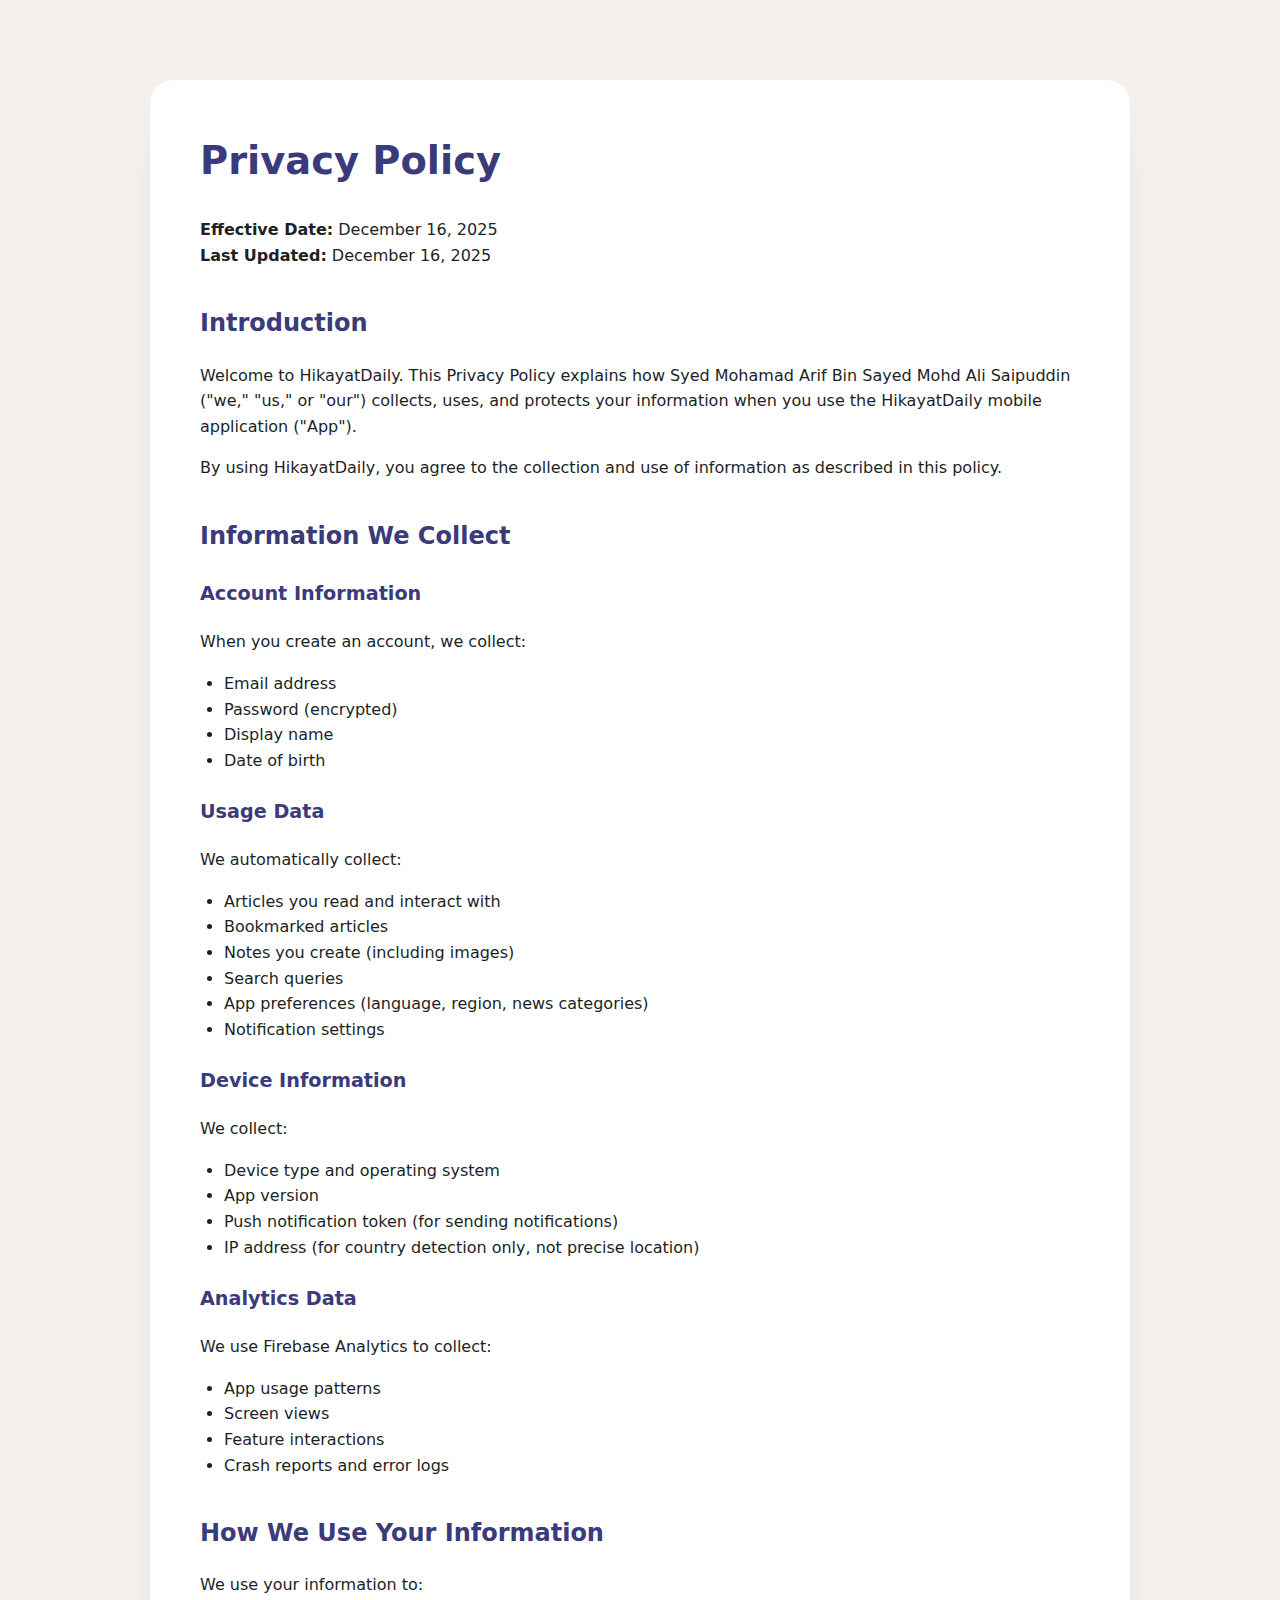
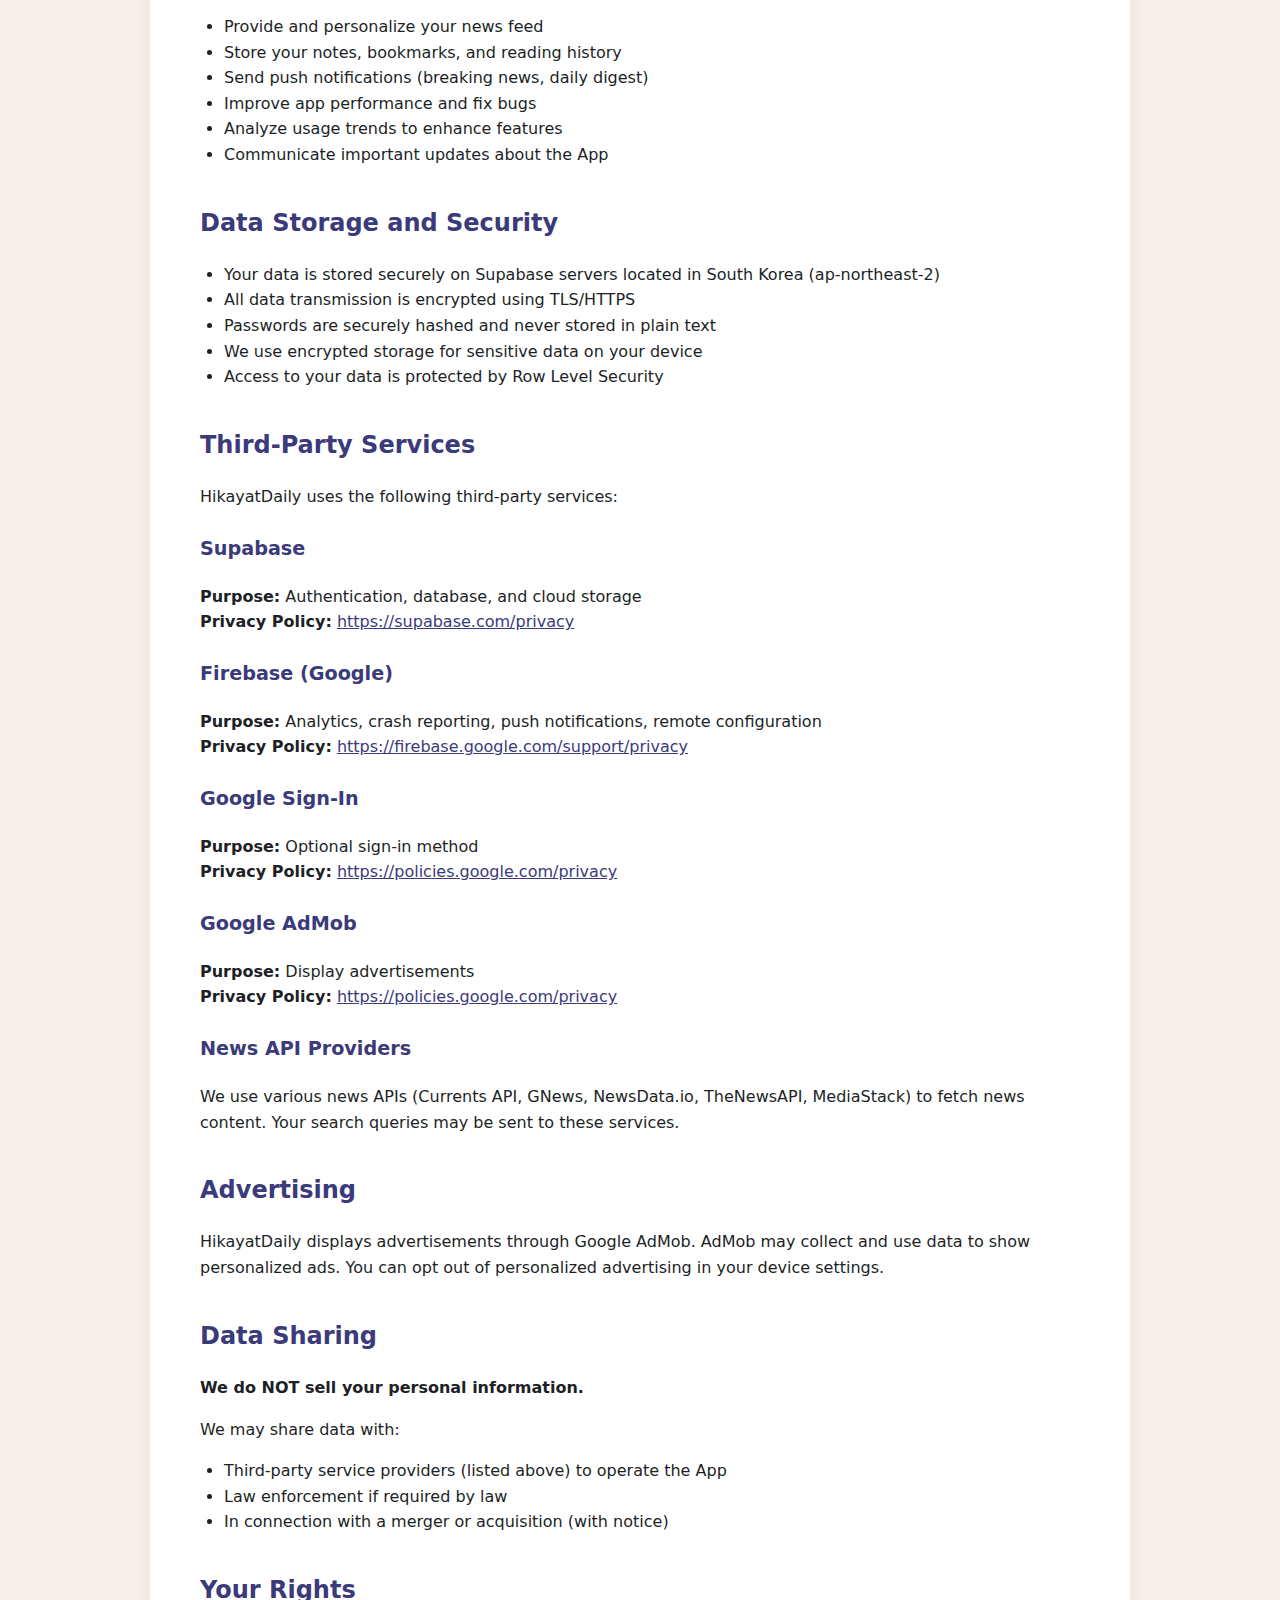
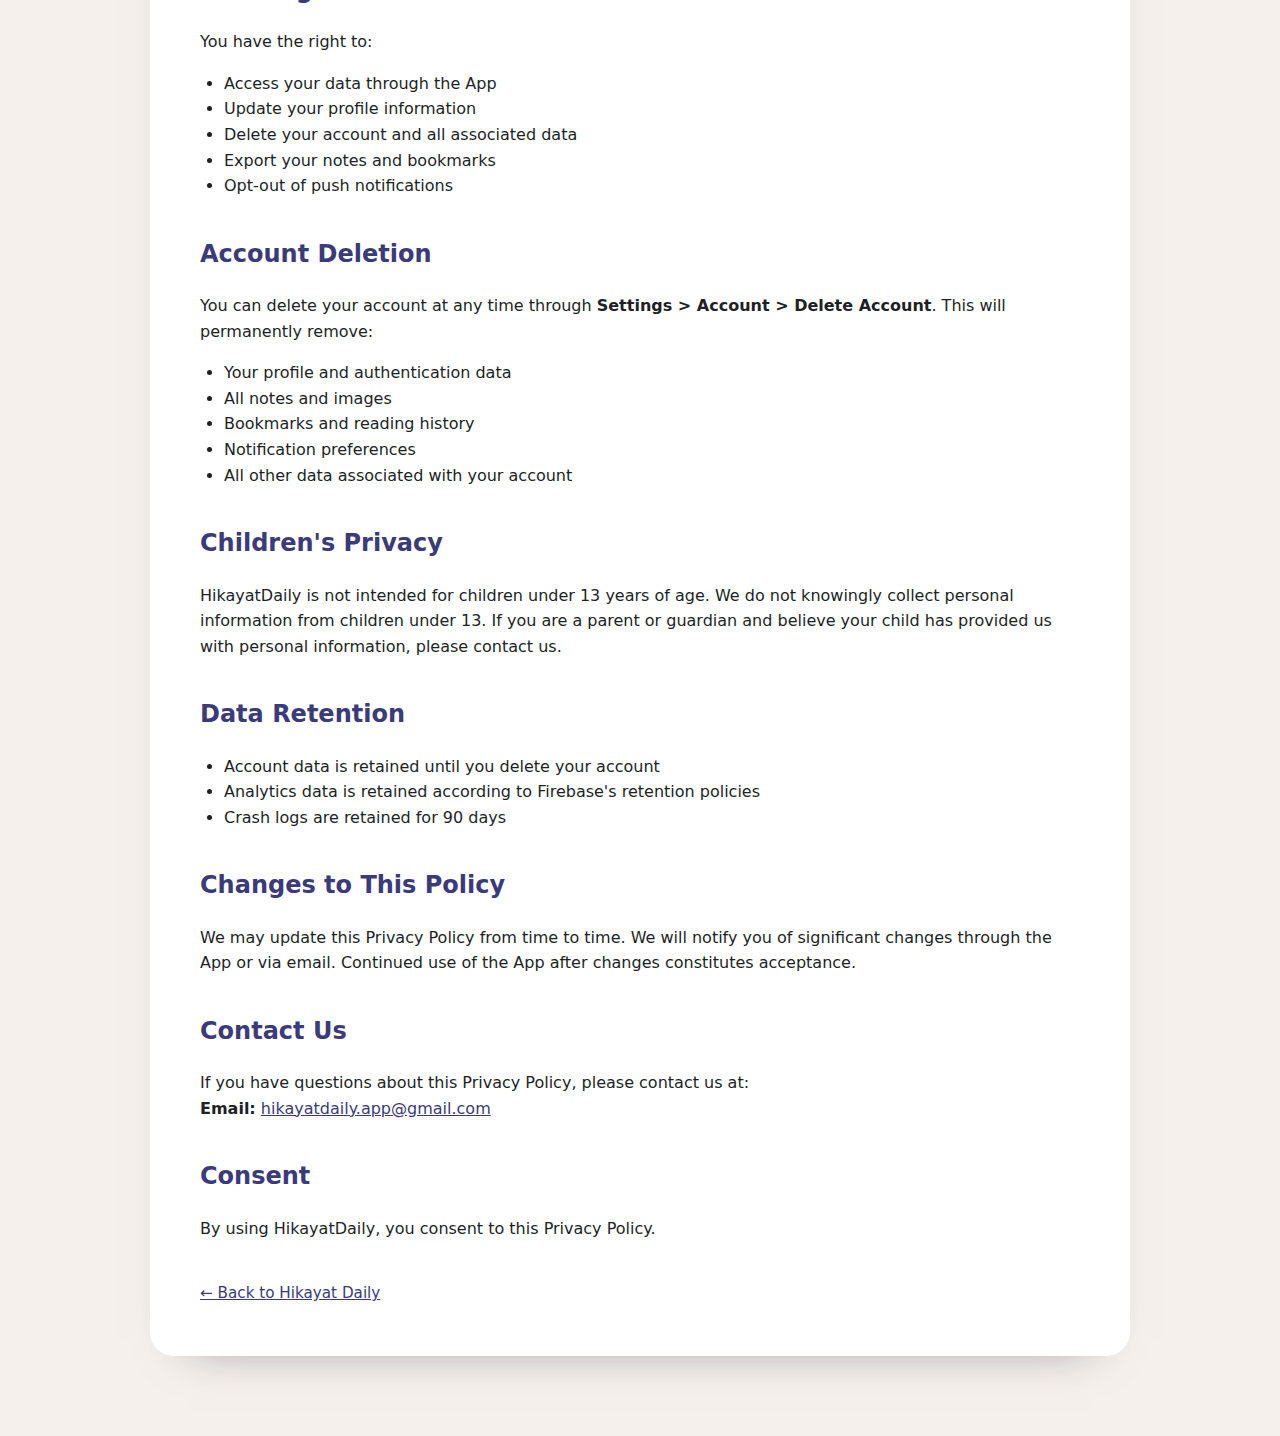
<file: privacy-policy.html>
<!DOCTYPE html>
<html lang="en">
<head>
  <meta charset="UTF-8" />
  <meta name="viewport" content="width=device-width, initial-scale=1.0" />
  <title>Privacy Policy · Hikayat Daily</title>
  <style>
    body {
      margin: 0;
      padding: clamp(32px, 8vw, 80px);
      font-family: "DM Sans", system-ui, sans-serif;
      background: #f5f0ec;
      color: #211f26;
      line-height: 1.6;
    }

    main {
      max-width: 880px;
      margin: auto;
      padding: clamp(24px, 4vw, 50px);
      background: #ffffff;
      border-radius: 24px;
      box-shadow: 0 24px 48px -40px rgba(33, 31, 38, 0.6);
    }

    h1 {
      margin-top: 0;
      font-size: clamp(2.2rem, 3vw, 2.8rem);
      color: #3b3a7a;
    }

    h2 {
      margin-top: 2.25rem;
      font-size: 1.5rem;
      color: #3b3a7a;
    }

    h3 {
      margin-top: 1.5rem;
      font-size: 1.2rem;
      color: #3b3a7a;
    }

    a {
      color: #3b3a7a;
      text-decoration: underline;
    }

    ul {
      margin: 0.5rem 0;
      padding-left: 1.5rem;
    }

    nav {
      margin-top: 2.5rem;
      font-size: 0.95rem;
    }
  </style>
</head>
<body>
  <main>
    <h1>Privacy Policy</h1>
    <p><strong>Effective Date:</strong> December 16, 2025<br>
    <strong>Last Updated:</strong> December 16, 2025</p>

    <h2>Introduction</h2>
    <p>
      Welcome to HikayatDaily. This Privacy Policy explains how Syed Mohamad Arif Bin Sayed Mohd Ali Saipuddin ("we," "us," or "our") collects, uses, and protects your information when you use the HikayatDaily mobile application ("App").
    </p>
    <p>
      By using HikayatDaily, you agree to the collection and use of information as described in this policy.
    </p>

    <h2>Information We Collect</h2>
    
    <h3>Account Information</h3>
    <p>When you create an account, we collect:</p>
    <ul>
      <li>Email address</li>
      <li>Password (encrypted)</li>
      <li>Display name</li>
      <li>Date of birth</li>
      <!-- <li>Profile picture (optional)</li> -->
    </ul>

    <h3>Usage Data</h3>
    <p>We automatically collect:</p>
    <ul>
      <li>Articles you read and interact with</li>
      <li>Bookmarked articles</li>
      <li>Notes you create (including images)</li>
      <li>Search queries</li>
      <li>App preferences (language, region, news categories)</li>
      <li>Notification settings</li>
    </ul>

    <h3>Device Information</h3>
    <p>We collect:</p>
    <ul>
      <li>Device type and operating system</li>
      <li>App version</li>
      <li>Push notification token (for sending notifications)</li>
      <li>IP address (for country detection only, not precise location)</li>
    </ul>

    <h3>Analytics Data</h3>
    <p>We use Firebase Analytics to collect:</p>
    <ul>
      <li>App usage patterns</li>
      <li>Screen views</li>
      <li>Feature interactions</li>
      <li>Crash reports and error logs</li>
    </ul>

    <h2>How We Use Your Information</h2>
    <p>We use your information to:</p>
    <ul>
      <li>Provide and personalize your news feed</li>
      <li>Store your notes, bookmarks, and reading history</li>
      <li>Send push notifications (breaking news, daily digest)</li>
      <li>Improve app performance and fix bugs</li>
      <li>Analyze usage trends to enhance features</li>
      <li>Communicate important updates about the App</li>
    </ul>

    <h2>Data Storage and Security</h2>
    <ul>
      <li>Your data is stored securely on Supabase servers located in South Korea (ap-northeast-2)</li>
      <li>All data transmission is encrypted using TLS/HTTPS</li>
      <li>Passwords are securely hashed and never stored in plain text</li>
      <li>We use encrypted storage for sensitive data on your device</li>
      <li>Access to your data is protected by Row Level Security</li>
    </ul>

    <h2>Third-Party Services</h2>
    <p>HikayatDaily uses the following third-party services:</p>

    <h3>Supabase</h3>
    <p>
      <strong>Purpose:</strong> Authentication, database, and cloud storage<br>
      <strong>Privacy Policy:</strong> <a href="https://supabase.com/privacy" target="_blank" rel="noopener">https://supabase.com/privacy</a>
    </p>

    <h3>Firebase (Google)</h3>
    <p>
      <strong>Purpose:</strong> Analytics, crash reporting, push notifications, remote configuration<br>
      <strong>Privacy Policy:</strong> <a href="https://firebase.google.com/support/privacy" target="_blank" rel="noopener">https://firebase.google.com/support/privacy</a>
    </p>

    <h3>Google Sign-In</h3>
    <p>
      <strong>Purpose:</strong> Optional sign-in method<br>
      <strong>Privacy Policy:</strong> <a href="https://policies.google.com/privacy" target="_blank" rel="noopener">https://policies.google.com/privacy</a>
    </p>

    <h3>Google AdMob</h3>
    <p>
      <strong>Purpose:</strong> Display advertisements<br>
      <strong>Privacy Policy:</strong> <a href="https://policies.google.com/privacy" target="_blank" rel="noopener">https://policies.google.com/privacy</a>
    </p>

    <h3>News API Providers</h3>
    <p>
      We use various news APIs (Currents API, GNews, NewsData.io, TheNewsAPI, MediaStack) to fetch news content. Your search queries may be sent to these services.
    </p>

    <h2>Advertising</h2>
    <p>
      HikayatDaily displays advertisements through Google AdMob. AdMob may collect and use data to show personalized ads. You can opt out of personalized advertising in your device settings.
    </p>

    <h2>Data Sharing</h2>
    <p><strong>We do NOT sell your personal information.</strong></p>
    <p>We may share data with:</p>
    <ul>
      <li>Third-party service providers (listed above) to operate the App</li>
      <li>Law enforcement if required by law</li>
      <li>In connection with a merger or acquisition (with notice)</li>
    </ul>

    <h2>Your Rights</h2>
    <p>You have the right to:</p>
    <ul>
      <li>Access your data through the App</li>
      <li>Update your profile information</li>
      <li>Delete your account and all associated data</li>
      <li>Export your notes and bookmarks</li>
      <li>Opt-out of push notifications</li>
    </ul>

    <h2>Account Deletion</h2>
    <p>
      You can delete your account at any time through <strong>Settings &gt; Account &gt; Delete Account</strong>. This will permanently remove:
    </p>
    <ul>
      <li>Your profile and authentication data</li>
      <li>All notes and images</li>
      <li>Bookmarks and reading history</li>
      <li>Notification preferences</li>
      <li>All other data associated with your account</li>
    </ul>

    <h2>Children's Privacy</h2>
    <p>
      HikayatDaily is not intended for children under 13 years of age. We do not knowingly collect personal information from children under 13. If you are a parent or guardian and believe your child has provided us with personal information, please contact us.
    </p>

    <h2>Data Retention</h2>
    <ul>
      <li>Account data is retained until you delete your account</li>
      <li>Analytics data is retained according to Firebase's retention policies</li>
      <li>Crash logs are retained for 90 days</li>
    </ul>

    <h2>Changes to This Policy</h2>
    <p>
      We may update this Privacy Policy from time to time. We will notify you of significant changes through the App or via email. Continued use of the App after changes constitutes acceptance.
    </p>

    <h2>Contact Us</h2>
    <p>
      If you have questions about this Privacy Policy, please contact us at:<br>
      <strong>Email:</strong> <a href="mailto:hikayatdaily.app@gmail.com">hikayatdaily.app@gmail.com</a>
    </p>

    <h2>Consent</h2>
    <p>
      By using HikayatDaily, you consent to this Privacy Policy.
    </p>

    <nav>
      <a href="/">← Back to Hikayat Daily</a>
    </nav>
  </main>
</body>
</html>
</file>
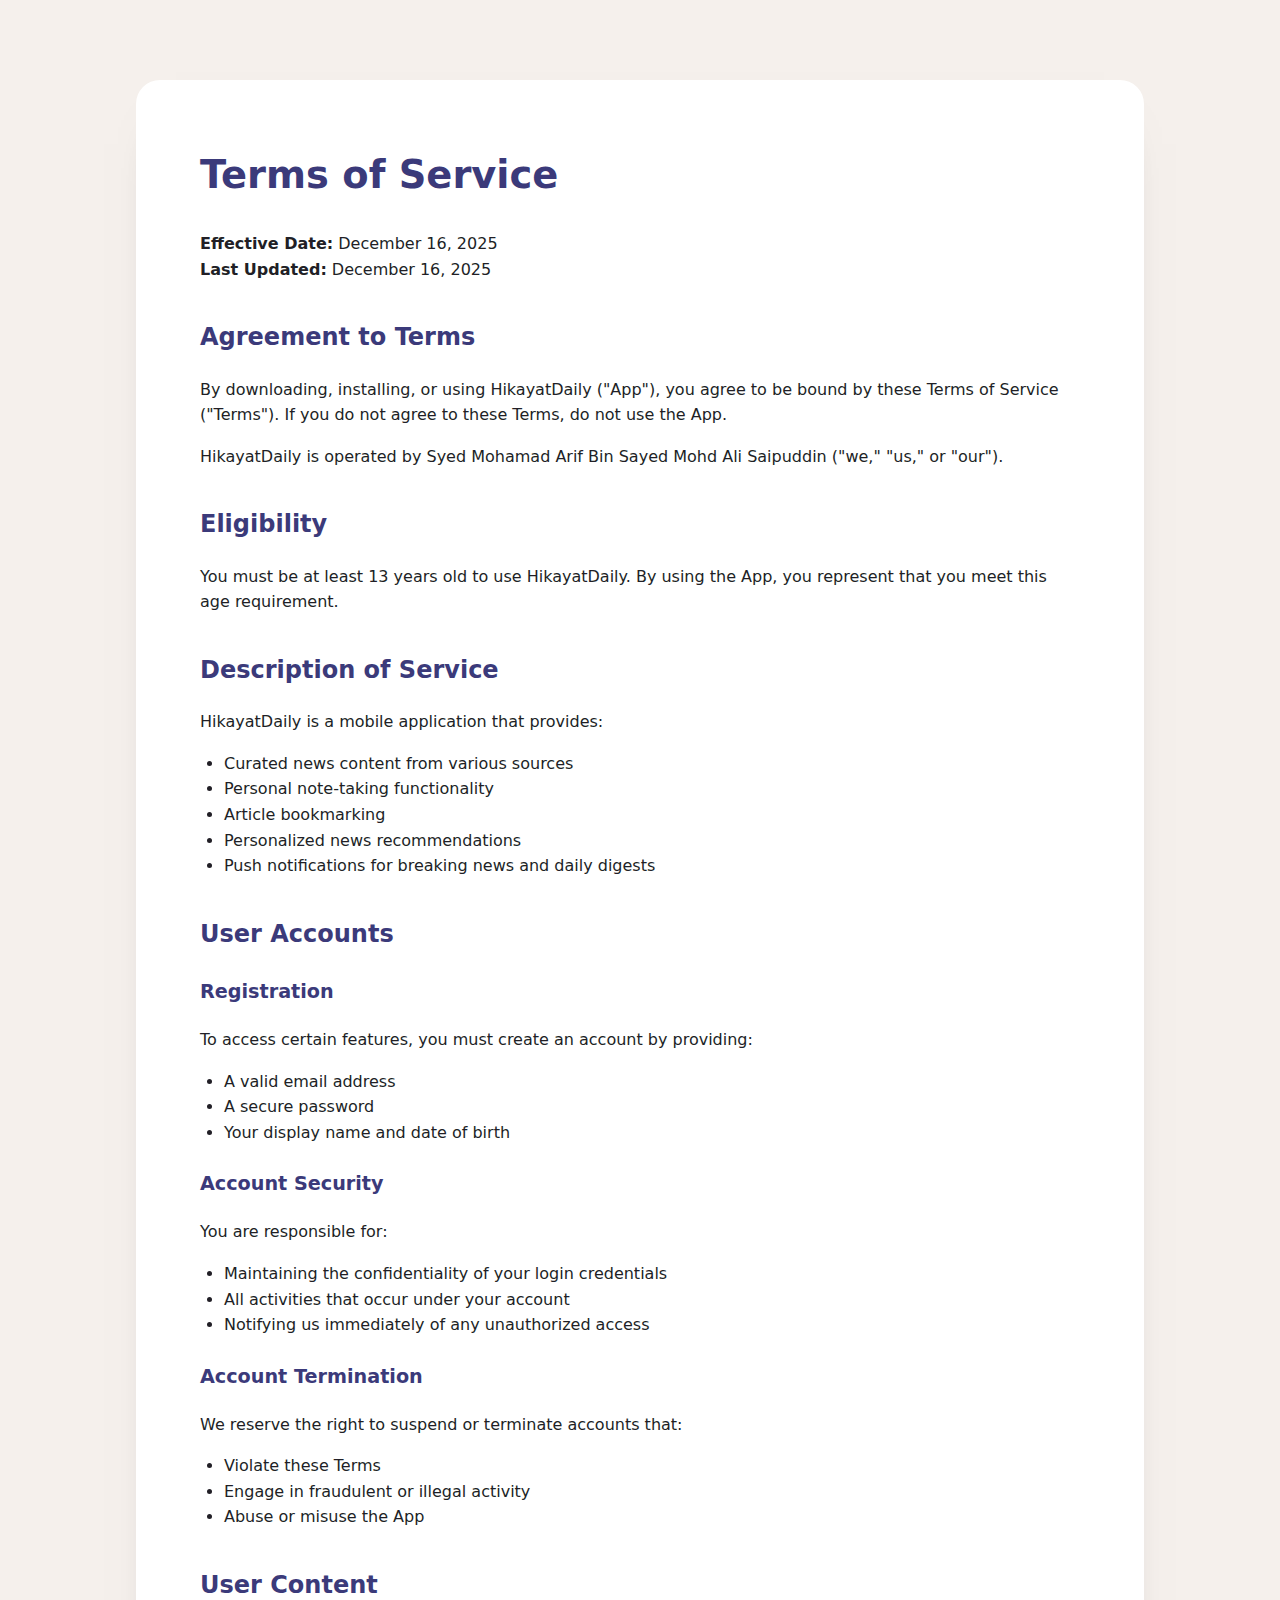
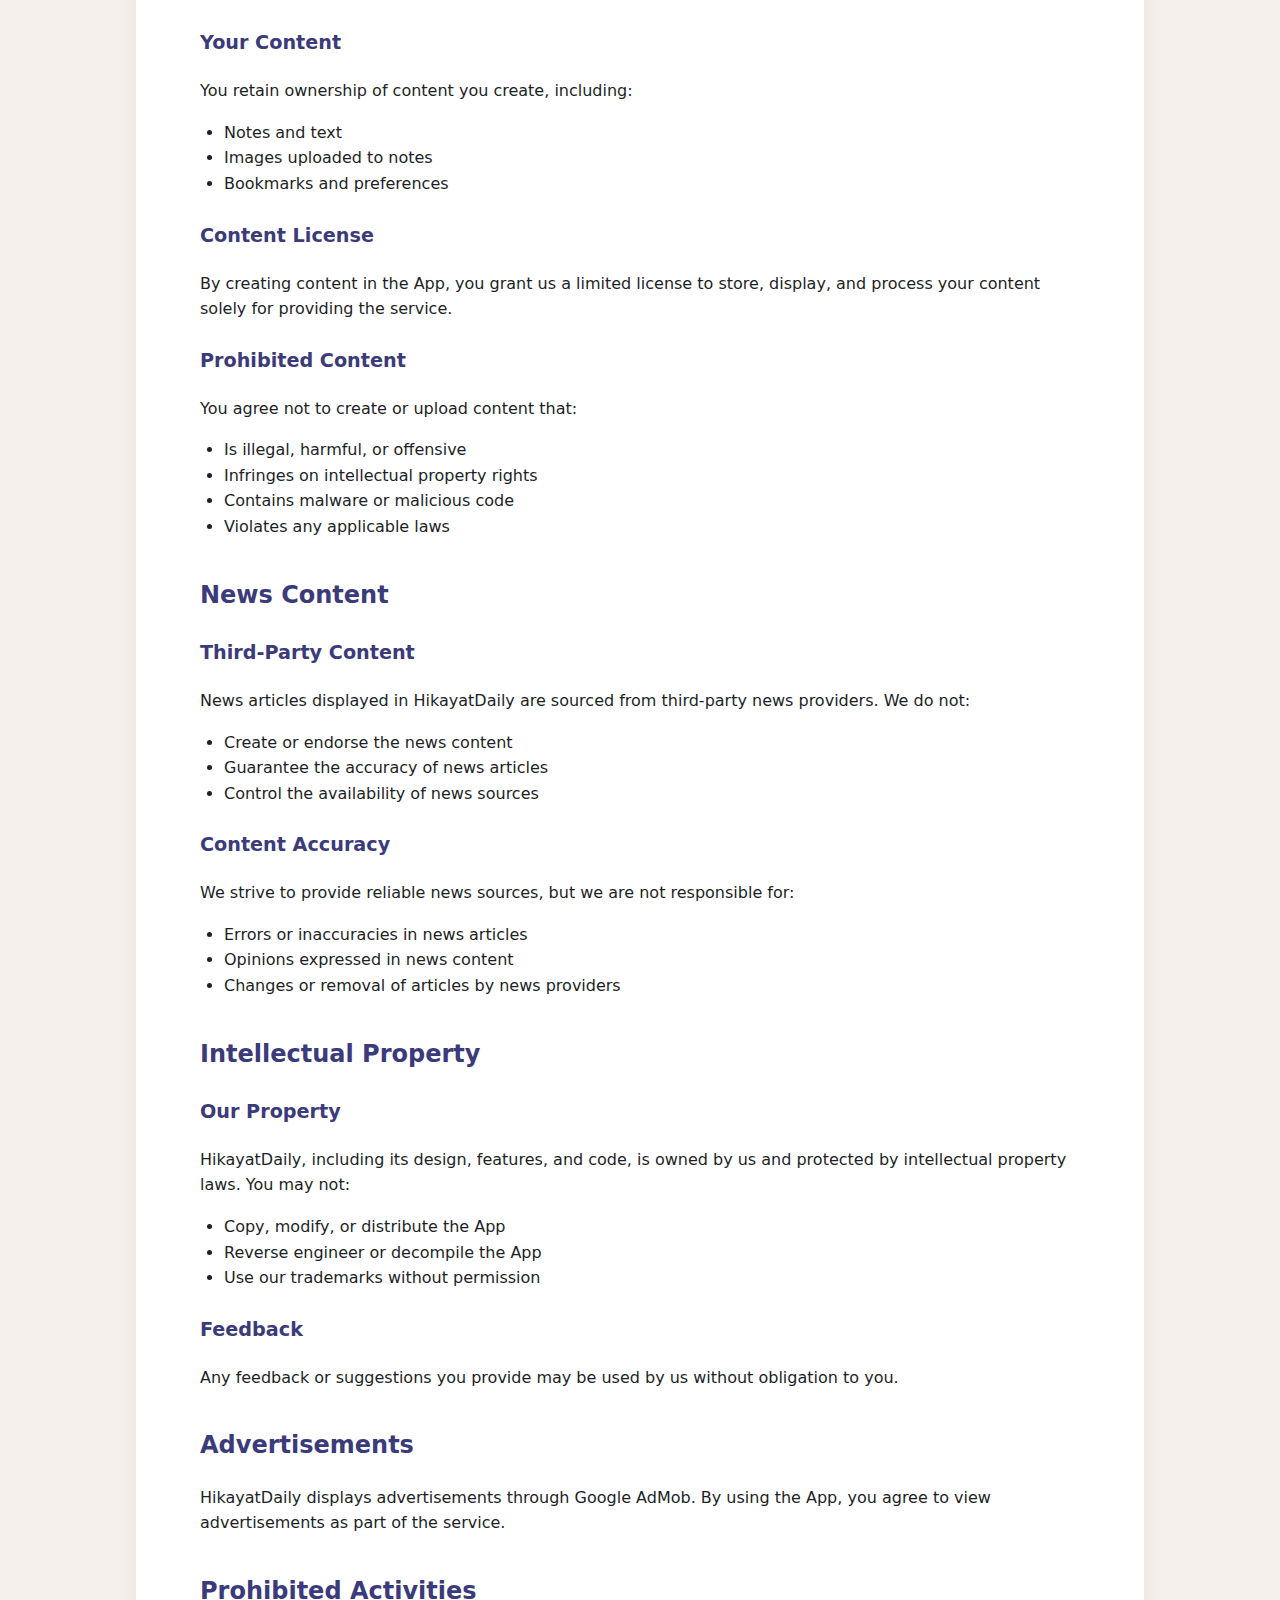
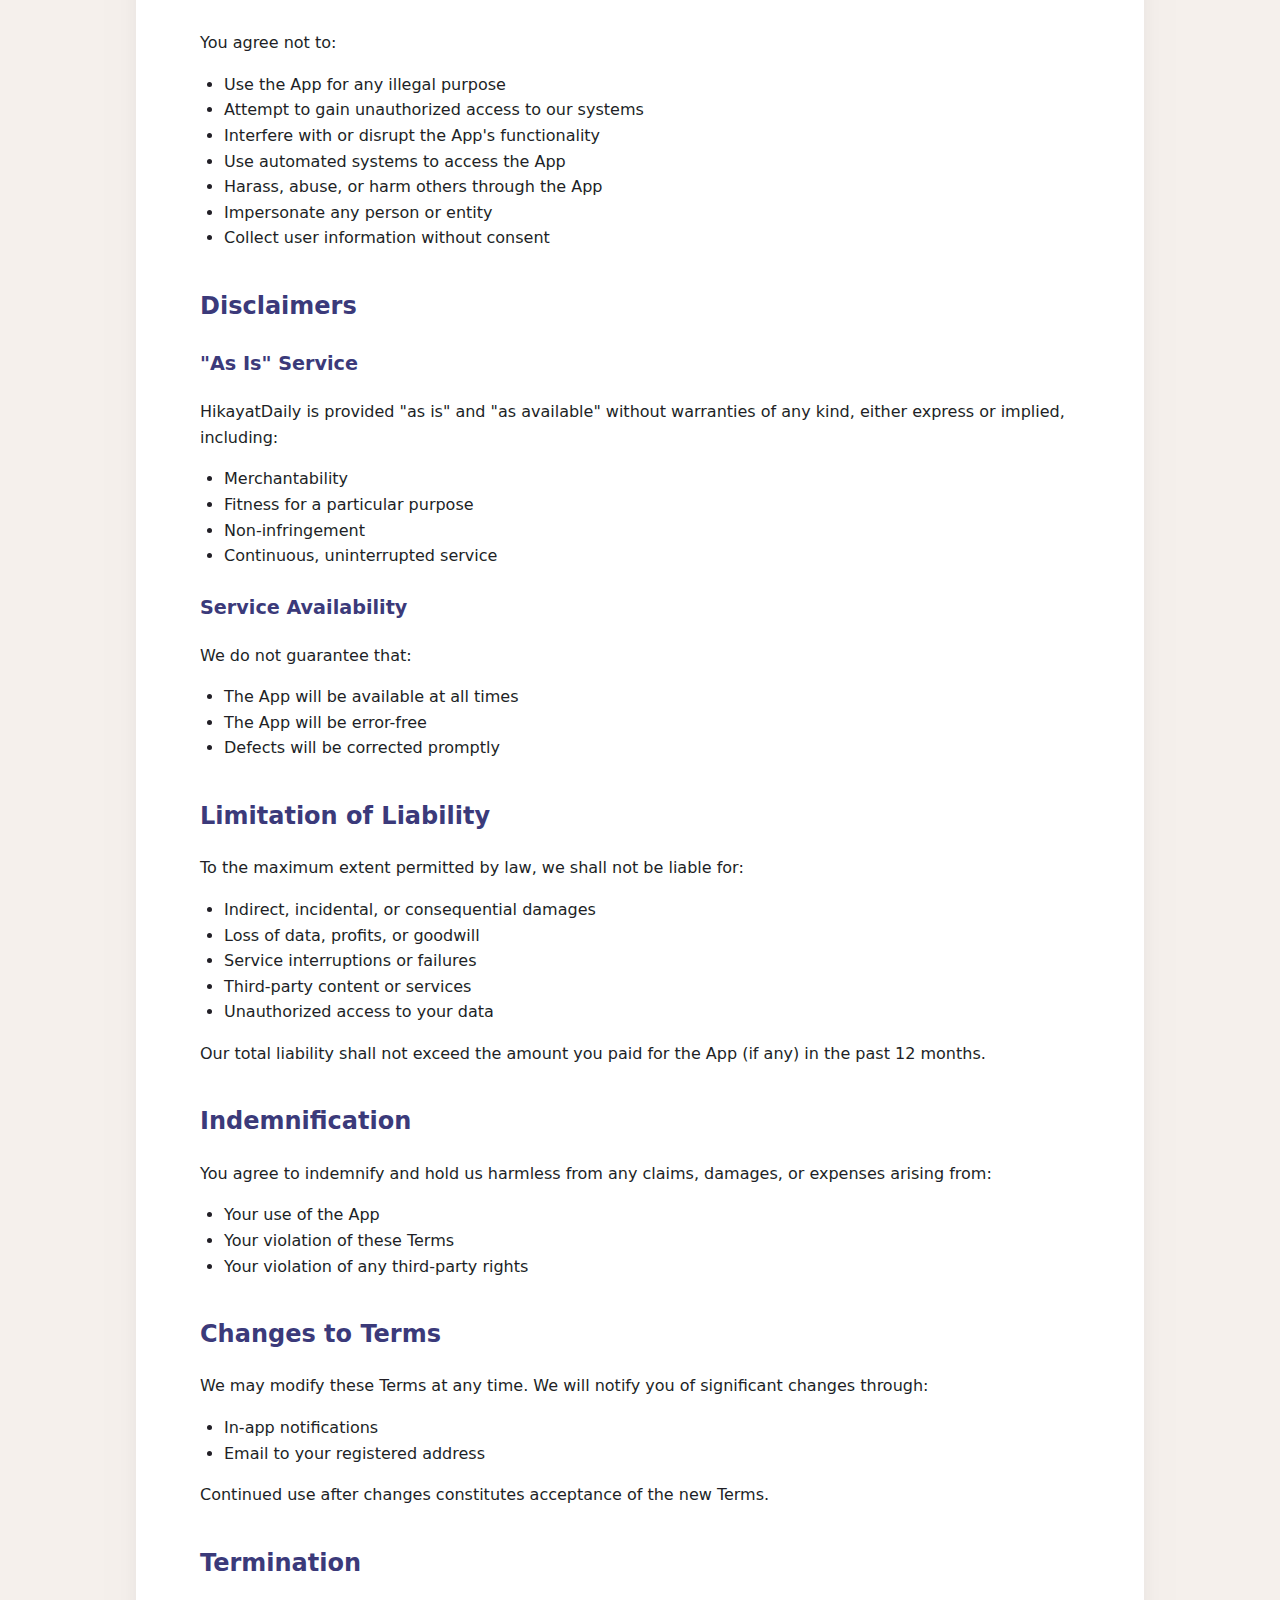
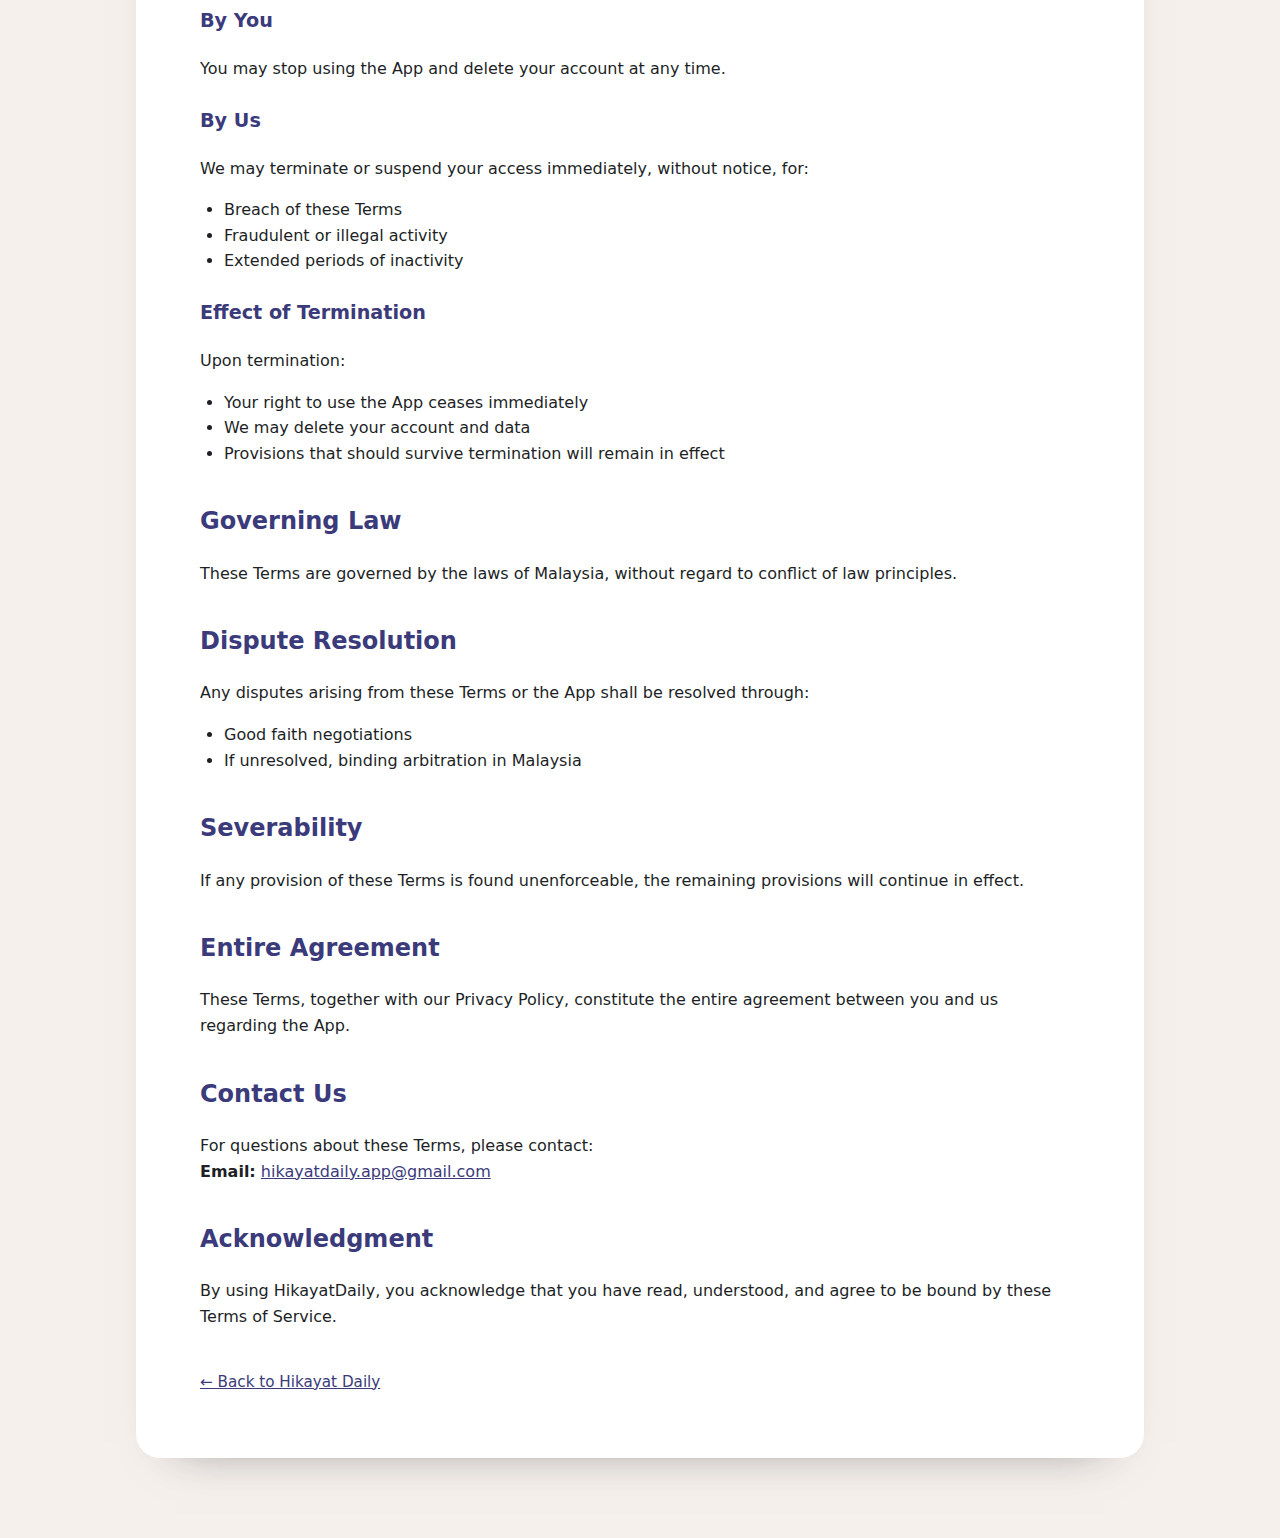
<file: terms-of-service.html>
<!DOCTYPE html>
<html lang="en">
<head>
  <meta charset="UTF-8" />
  <meta name="viewport" content="width=device-width, initial-scale=1.0" />
  <title>Terms of Service · Hikayat Daily</title>
  <style>
    body {
      margin: 0;
      padding: clamp(32px, 8vw, 80px);
      font-family: "DM Sans", system-ui, sans-serif;
      background: #f5f0ec;
      color: #211f26;
      line-height: 1.6;
    }

    main {
      max-width: 880px;
      margin: auto;
      padding: clamp(32px, 6vw, 64px);
      background: #ffffff;
      border-radius: 24px;
      box-shadow: 0 24px 48px -40px rgba(33, 31, 38, 0.6);
    }

    h1 {
      margin-top: 0;
      font-size: clamp(2.2rem, 3vw, 2.8rem);
      color: #3b3a7a;
    }

    h2 {
      margin-top: 2.25rem;
      font-size: 1.5rem;
      color: #3b3a7a;
    }

    h3 {
      margin-top: 1.5rem;
      font-size: 1.2rem;
      color: #3b3a7a;
    }

    a {
      color: #3b3a7a;
    }

    ul {
      margin: 0.5rem 0;
      padding-left: 1.5rem;
    }

    nav {
      margin-top: 2.5rem;
      font-size: 0.95rem;
    }
  </style>
</head>
<body>
  <main>
    <h1>Terms of Service</h1>
    <p><strong>Effective Date:</strong> December 16, 2025<br>
    <strong>Last Updated:</strong> December 16, 2025</p>

    <h2>Agreement to Terms</h2>
    <p>
      By downloading, installing, or using HikayatDaily ("App"), you agree to be bound by these Terms of Service ("Terms"). If you do not agree to these Terms, do not use the App.
    </p>
    <p>
      HikayatDaily is operated by Syed Mohamad Arif Bin Sayed Mohd Ali Saipuddin ("we," "us," or "our").
    </p>

    <h2>Eligibility</h2>
    <p>
      You must be at least 13 years old to use HikayatDaily. By using the App, you represent that you meet this age requirement.
    </p>

    <h2>Description of Service</h2>
    <p>HikayatDaily is a mobile application that provides:</p>
    <ul>
      <li>Curated news content from various sources</li>
      <li>Personal note-taking functionality</li>
      <li>Article bookmarking</li>
      <li>Personalized news recommendations</li>
      <li>Push notifications for breaking news and daily digests</li>
    </ul>

    <h2>User Accounts</h2>
    <h3>Registration</h3>
    <p>To access certain features, you must create an account by providing:</p>
    <ul>
      <li>A valid email address</li>
      <li>A secure password</li>
      <li>Your display name and date of birth</li>
    </ul>

    <h3>Account Security</h3>
    <p>You are responsible for:</p>
    <ul>
      <li>Maintaining the confidentiality of your login credentials</li>
      <li>All activities that occur under your account</li>
      <li>Notifying us immediately of any unauthorized access</li>
    </ul>

    <h3>Account Termination</h3>
    <p>We reserve the right to suspend or terminate accounts that:</p>
    <ul>
      <li>Violate these Terms</li>
      <li>Engage in fraudulent or illegal activity</li>
      <li>Abuse or misuse the App</li>
    </ul>

    <h2>User Content</h2>
    <h3>Your Content</h3>
    <p>You retain ownership of content you create, including:</p>
    <ul>
      <li>Notes and text</li>
      <li>Images uploaded to notes</li>
      <li>Bookmarks and preferences</li>
    </ul>

    <h3>Content License</h3>
    <p>
      By creating content in the App, you grant us a limited license to store, display, and process your content solely for providing the service.
    </p>

    <h3>Prohibited Content</h3>
    <p>You agree not to create or upload content that:</p>
    <ul>
      <li>Is illegal, harmful, or offensive</li>
      <li>Infringes on intellectual property rights</li>
      <li>Contains malware or malicious code</li>
      <li>Violates any applicable laws</li>
    </ul>

    <h2>News Content</h2>
    <h3>Third-Party Content</h3>
    <p>
      News articles displayed in HikayatDaily are sourced from third-party news providers. We do not:
    </p>
    <ul>
      <li>Create or endorse the news content</li>
      <li>Guarantee the accuracy of news articles</li>
      <li>Control the availability of news sources</li>
    </ul>

    <h3>Content Accuracy</h3>
    <p>We strive to provide reliable news sources, but we are not responsible for:</p>
    <ul>
      <li>Errors or inaccuracies in news articles</li>
      <li>Opinions expressed in news content</li>
      <li>Changes or removal of articles by news providers</li>
    </ul>

    <h2>Intellectual Property</h2>
    <h3>Our Property</h3>
    <p>
      HikayatDaily, including its design, features, and code, is owned by us and protected by intellectual property laws. You may not:
    </p>
    <ul>
      <li>Copy, modify, or distribute the App</li>
      <li>Reverse engineer or decompile the App</li>
      <li>Use our trademarks without permission</li>
    </ul>

    <h3>Feedback</h3>
    <p>
      Any feedback or suggestions you provide may be used by us without obligation to you.
    </p>

    <h2>Advertisements</h2>
    <p>
      HikayatDaily displays advertisements through Google AdMob. By using the App, you agree to view advertisements as part of the service.
    </p>

    <h2>Prohibited Activities</h2>
    <p>You agree not to:</p>
    <ul>
      <li>Use the App for any illegal purpose</li>
      <li>Attempt to gain unauthorized access to our systems</li>
      <li>Interfere with or disrupt the App's functionality</li>
      <li>Use automated systems to access the App</li>
      <li>Harass, abuse, or harm others through the App</li>
      <li>Impersonate any person or entity</li>
      <li>Collect user information without consent</li>
    </ul>

    <h2>Disclaimers</h2>
    <h3>"As Is" Service</h3>
    <p>
      HikayatDaily is provided "as is" and "as available" without warranties of any kind, either express or implied, including:
    </p>
    <ul>
      <li>Merchantability</li>
      <li>Fitness for a particular purpose</li>
      <li>Non-infringement</li>
      <li>Continuous, uninterrupted service</li>
    </ul>

    <h3>Service Availability</h3>
    <p>We do not guarantee that:</p>
    <ul>
      <li>The App will be available at all times</li>
      <li>The App will be error-free</li>
      <li>Defects will be corrected promptly</li>
    </ul>

    <h2>Limitation of Liability</h2>
    <p>To the maximum extent permitted by law, we shall not be liable for:</p>
    <ul>
      <li>Indirect, incidental, or consequential damages</li>
      <li>Loss of data, profits, or goodwill</li>
      <li>Service interruptions or failures</li>
      <li>Third-party content or services</li>
      <li>Unauthorized access to your data</li>
    </ul>
    <p>
      Our total liability shall not exceed the amount you paid for the App (if any) in the past 12 months.
    </p>

    <h2>Indemnification</h2>
    <p>You agree to indemnify and hold us harmless from any claims, damages, or expenses arising from:</p>
    <ul>
      <li>Your use of the App</li>
      <li>Your violation of these Terms</li>
      <li>Your violation of any third-party rights</li>
    </ul>

    <h2>Changes to Terms</h2>
    <p>We may modify these Terms at any time. We will notify you of significant changes through:</p>
    <ul>
      <li>In-app notifications</li>
      <li>Email to your registered address</li>
    </ul>
    <p>
      Continued use after changes constitutes acceptance of the new Terms.
    </p>

    <h2>Termination</h2>
    <h3>By You</h3>
    <p>
      You may stop using the App and delete your account at any time.
    </p>

    <h3>By Us</h3>
    <p>We may terminate or suspend your access immediately, without notice, for:</p>
    <ul>
      <li>Breach of these Terms</li>
      <li>Fraudulent or illegal activity</li>
      <li>Extended periods of inactivity</li>
    </ul>

    <h3>Effect of Termination</h3>
    <p>Upon termination:</p>
    <ul>
      <li>Your right to use the App ceases immediately</li>
      <li>We may delete your account and data</li>
      <li>Provisions that should survive termination will remain in effect</li>
    </ul>

    <h2>Governing Law</h2>
    <p>
      These Terms are governed by the laws of Malaysia, without regard to conflict of law principles.
    </p>

    <h2>Dispute Resolution</h2>
    <p>Any disputes arising from these Terms or the App shall be resolved through:</p>
    <ul>
      <li>Good faith negotiations</li>
      <li>If unresolved, binding arbitration in Malaysia</li>
    </ul>

    <h2>Severability</h2>
    <p>
      If any provision of these Terms is found unenforceable, the remaining provisions will continue in effect.
    </p>

    <h2>Entire Agreement</h2>
    <p>
      These Terms, together with our Privacy Policy, constitute the entire agreement between you and us regarding the App.
    </p>

    <h2>Contact Us</h2>
    <p>
      For questions about these Terms, please contact:<br>
      <strong>Email:</strong> <a href="mailto:hikayatdaily.app@gmail.com">hikayatdaily.app@gmail.com</a>
    </p>

    <h2>Acknowledgment</h2>
    <p>
      By using HikayatDaily, you acknowledge that you have read, understood, and agree to be bound by these Terms of Service.
    </p>

    <nav>
      <a href="/">← Back to Hikayat Daily</a>
    </nav>
  </main>
</body>
</html>
</file>
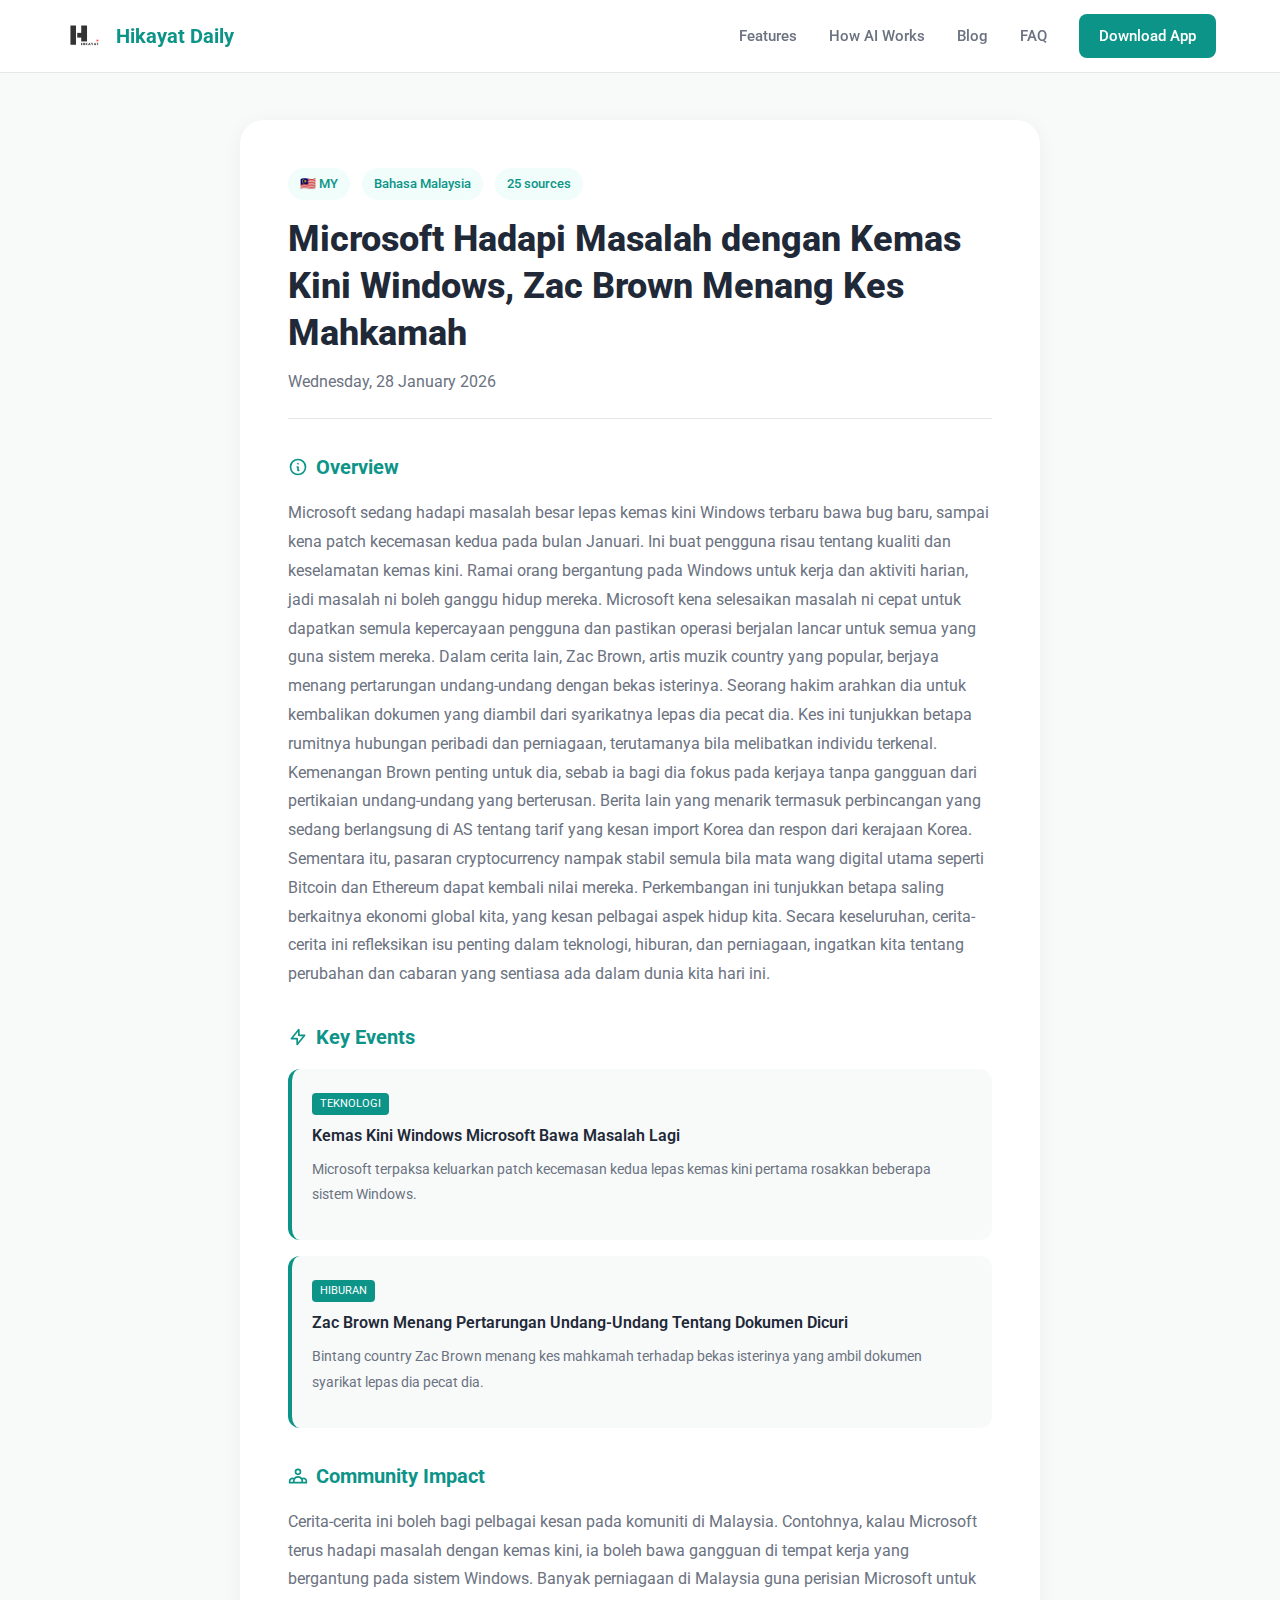
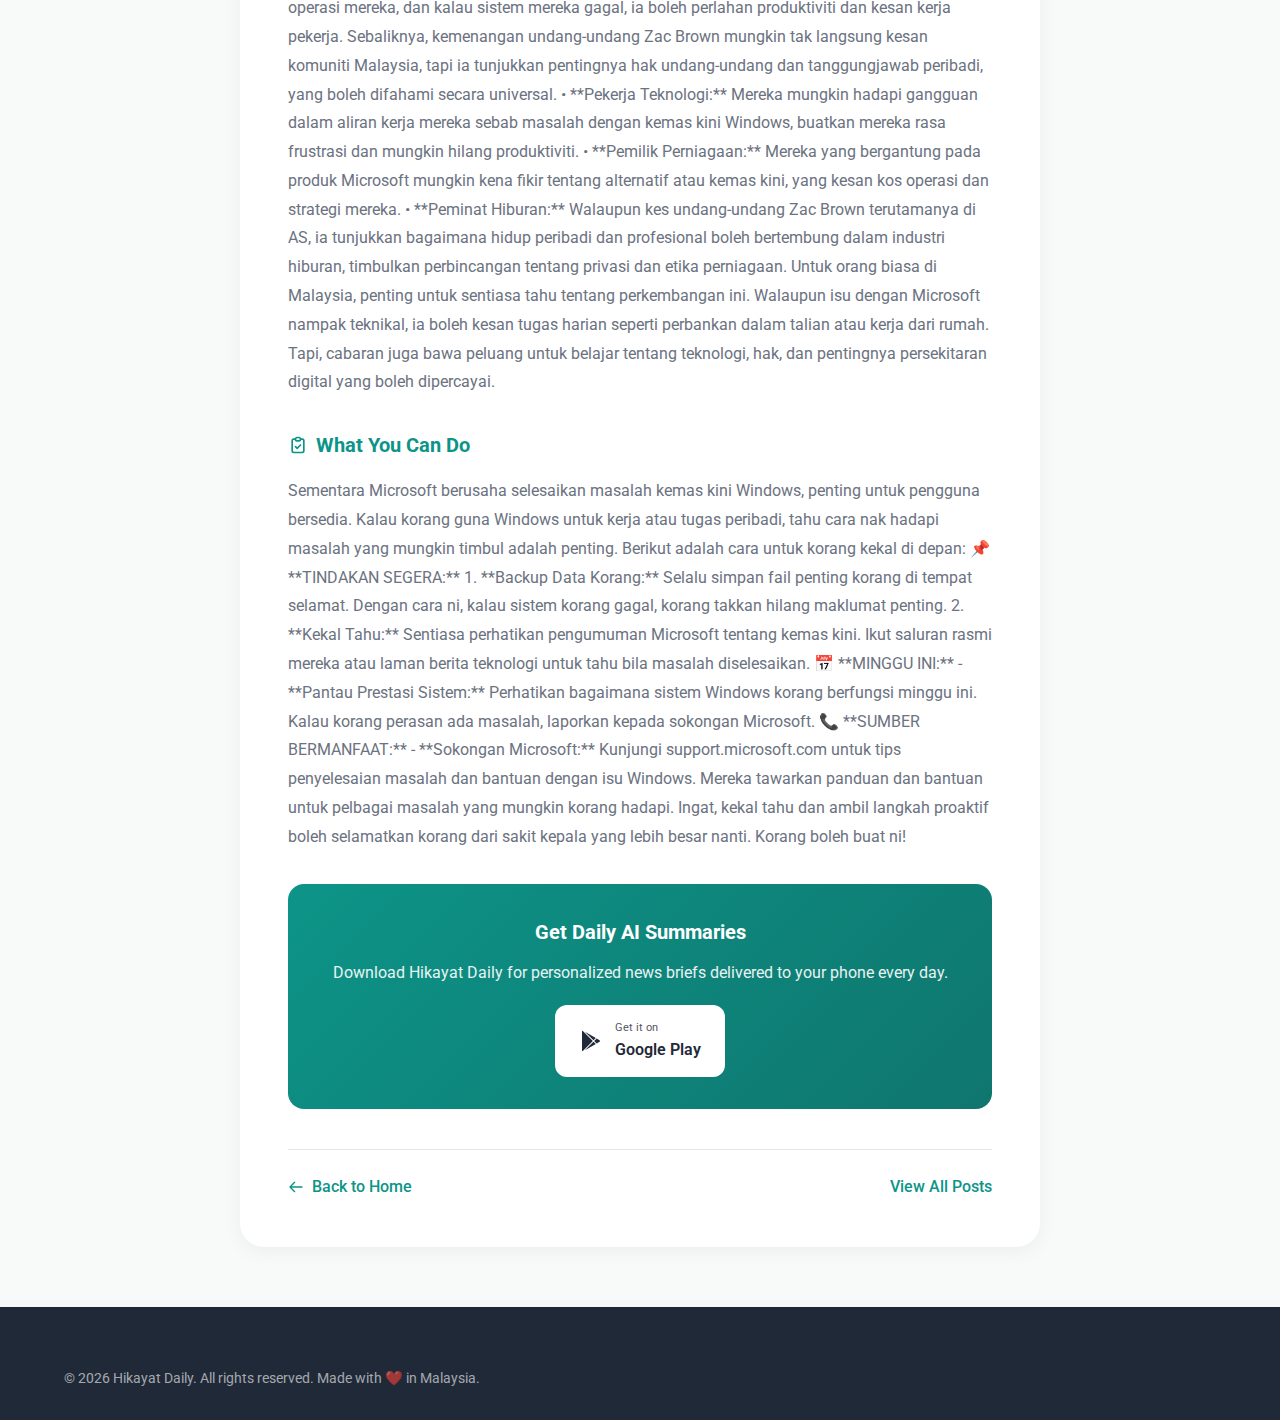
<file: blog/post.html>
<!DOCTYPE html>
<html lang="en">
<head>
  <meta charset="UTF-8" />
  <meta name="viewport" content="width=device-width, initial-scale=1.0" />

  <title>AI Daily Summary - Hikayat Daily</title>
  <meta name="description" content="AI-generated daily news summary from Hikayat Daily" />
  <meta name="robots" content="index, follow" />

  <link rel="canonical" href="https://hikayatdaily.com/blog/post.html" />

  <!-- Open Graph -->
  <meta property="og:type" content="article" />
  <meta property="og:site_name" content="Hikayat Daily" />
  <meta property="og:image" content="https://hikayatdaily.com/assets/HikayatDaily.png" />

  <!-- Twitter -->
  <meta name="twitter:card" content="summary_large_image" />
  <meta name="twitter:image" content="https://hikayatdaily.com/assets/HikayatDaily.png" />

  <link rel="icon" type="image/png" href="/assets/HikayatDaily.png" />
  <link rel="preconnect" href="https://fonts.googleapis.com" />
  <link rel="preconnect" href="https://fonts.gstatic.com" crossorigin />
  <link href="https://fonts.googleapis.com/css2?family=Roboto:wght@300;400;500;700;900&display=swap" rel="stylesheet" />
  <link rel="stylesheet" href="/styles.css" />
  <style>
    .blog-post {
      padding: 120px 0 60px;
      background: var(--bg-alt);
      min-height: 100vh;
    }
    .blog-content {
      background: white;
      border-radius: 24px;
      padding: clamp(24px, 5vw, 48px);
      box-shadow: 0 4px 20px rgba(0, 0, 0, 0.05);
      max-width: 800px;
      margin: 0 auto;
    }
    .blog-header {
      margin-bottom: 32px;
      padding-bottom: 24px;
      border-bottom: 1px solid var(--border);
    }
    .blog-meta {
      display: flex;
      flex-wrap: wrap;
      gap: 12px;
      margin-bottom: 16px;
    }
    .blog-tag {
      display: inline-flex;
      align-items: center;
      gap: 6px;
      padding: 6px 12px;
      background: var(--accent);
      color: var(--primary);
      border-radius: 100px;
      font-size: 0.8rem;
      font-weight: 500;
    }
    .blog-title {
      font-size: clamp(1.5rem, 4vw, 2.25rem);
      font-weight: 800;
      color: var(--text);
      line-height: 1.3;
      margin-bottom: 12px;
    }
    .blog-subtitle {
      font-size: 1rem;
      color: var(--text-muted);
    }
    .blog-section {
      margin-bottom: 32px;
    }
    .blog-section h2 {
      font-size: 1.25rem;
      font-weight: 700;
      color: var(--primary);
      margin-bottom: 16px;
      display: flex;
      align-items: center;
      gap: 8px;
    }
    .blog-section h2 svg {
      width: 20px;
      height: 20px;
    }
    .blog-section p {
      color: var(--text-muted);
      line-height: 1.8;
      margin-bottom: 12px;
    }
    .key-events {
      display: flex;
      flex-direction: column;
      gap: 16px;
    }
    .event-card {
      background: var(--bg-alt);
      border-radius: 12px;
      padding: 20px;
      border-left: 4px solid var(--primary);
    }
    .event-card.high {
      border-left-color: #EF4444;
    }
    .event-card.medium {
      border-left-color: #F59E0B;
    }
    .event-card.low {
      border-left-color: #10B981;
    }
    .event-title {
      font-weight: 600;
      color: var(--text);
      margin-bottom: 8px;
    }
    .event-category {
      display: inline-block;
      padding: 2px 8px;
      background: var(--primary);
      color: white;
      border-radius: 4px;
      font-size: 0.7rem;
      text-transform: uppercase;
      margin-bottom: 8px;
    }
    .event-desc {
      font-size: 0.9rem;
      color: var(--text-muted);
      line-height: 1.6;
    }
    .blog-nav {
      margin-top: 40px;
      padding-top: 24px;
      border-top: 1px solid var(--border);
      display: flex;
      justify-content: space-between;
      flex-wrap: wrap;
      gap: 16px;
    }
    .blog-nav a {
      display: inline-flex;
      align-items: center;
      gap: 8px;
      color: var(--primary);
      font-weight: 500;
      text-decoration: none;
    }
    .blog-nav a:hover {
      text-decoration: underline;
    }
    .loading {
      text-align: center;
      padding: 60px 20px;
      color: var(--text-muted);
    }
    .error {
      text-align: center;
      padding: 60px 20px;
      color: #EF4444;
    }
    .cta-box {
      background: linear-gradient(135deg, var(--primary) 0%, var(--primary-dark) 100%);
      border-radius: 16px;
      padding: 32px;
      text-align: center;
      color: white;
      margin-top: 32px;
    }
    .cta-box h3 {
      font-size: 1.25rem;
      margin-bottom: 12px;
    }
    .cta-box p {
      opacity: 0.9;
      margin-bottom: 20px;
      color: white;
    }
    .cta-box .store-btn {
      background: white;
      color: var(--text);
    }
  </style>
</head>
<body>
  <!-- Navigation -->
  <nav class="navbar" id="navbar">
    <div class="container nav-content">
      <a href="/" class="nav-brand">
        <img src="/assets/HikayatDaily.png" alt="Hikayat Daily" class="nav-logo" />
        <span class="nav-brand-text">Hikayat Daily</span>
      </a>
      <div class="nav-links">
        <a href="/#features">Features</a>
        <a href="/how-ai-works.html">How AI Works</a>
        <a href="/#blog">Blog</a>
        <a href="/#faq">FAQ</a>
        <a href="/#download" class="nav-cta">Download App</a>
      </div>
      <button class="mobile-menu-btn" onclick="toggleMobileMenu()">
        <svg fill="none" stroke="currentColor" viewBox="0 0 24 24"><path stroke-linecap="round" stroke-linejoin="round" stroke-width="2" d="M4 6h16M4 12h16M4 18h16"/></svg>
      </button>
    </div>
  </nav>

  <!-- Mobile Menu -->
  <div class="mobile-menu" id="mobile-menu">
    <a href="/#features" onclick="toggleMobileMenu()">Features</a>
    <a href="/how-ai-works.html">How AI Works</a>
    <a href="/#blog" onclick="toggleMobileMenu()">Blog</a>
    <a href="/#faq" onclick="toggleMobileMenu()">FAQ</a>
    <a href="/#download" onclick="toggleMobileMenu()">Download App</a>
  </div>

  <!-- Blog Post Content -->
  <section class="blog-post">
    <div class="container">
      <div class="blog-content" id="blog-content">
        <div class="loading">Loading...</div>
      </div>
    </div>
  </section>

  <!-- Footer -->
  <footer>
    <div class="container">
      <div class="footer-bottom" style="border-top: none; padding-top: 0;">
        <span>&copy; <span id="year"></span> Hikayat Daily. All rights reserved. Made with ❤️ in Malaysia.</span>
      </div>
    </div>
  </footer>

  <script>
    document.getElementById("year").textContent = new Date().getFullYear();

    // Navbar scroll effect
    window.addEventListener('scroll', () => {
      const navbar = document.getElementById('navbar');
      if (window.scrollY > 50) {
        navbar.classList.add('scrolled');
      } else {
        navbar.classList.remove('scrolled');
      }
    });

    // Mobile menu toggle
    function toggleMobileMenu() {
      const menu = document.getElementById('mobile-menu');
      menu.classList.toggle('active');
    }

    // Get post ID from URL hash (e.g., #id=xxx&file=yyy)
    function getHashParams() {
      const hash = window.location.hash.substring(1); // Remove the #
      const params = new URLSearchParams(hash);
      return {
        id: params.get('id'),
        file: params.get('file')
      };
    }

    let { id: postId, file: postFile } = getHashParams();

    // Debug: log what we received
    console.log('URL:', window.location.href);
    console.log('Hash:', window.location.hash);
    console.log('postId:', postId, 'postFile:', postFile);

    async function loadPost() {
      const container = document.getElementById('blog-content');

      // If no params in URL, try to load the latest post from index
      if (!postId && !postFile) {
        try {
          const indexResponse = await fetch('/blog/index.json');
          const index = await indexResponse.json();
          if (index.posts && index.posts.length > 0) {
            postFile = index.posts[0].file;
            postId = index.posts[0].id;
            console.log('Loading latest post:', postFile);
          } else {
            container.innerHTML = '<div class="error">No posts available. <a href="/">Return to homepage</a></div>';
            return;
          }
        } catch (e) {
          container.innerHTML = '<div class="error">No post specified. <a href="/">Return to homepage</a></div>';
          return;
        }
      }

      try {
        // Load from file directly if provided, otherwise search index
        let post;
        if (postFile) {
          const response = await fetch(`/blog/${postFile}`);
          if (!response.ok) throw new Error('Post not found');
          const data = await response.json();
          // If array, find by postId or take first; if object, use directly
          if (Array.isArray(data)) {
            post = postId ? data.find(p => p.id === postId) : data[0];
            if (!post) post = data[0]; // fallback to first if ID not found
          } else {
            post = data;
          }
        } else {
          // Load index and find post
          const indexResponse = await fetch('/blog/index.json');
          const index = await indexResponse.json();
          const postMeta = index.posts.find(p => p.id === postId);
          if (!postMeta) throw new Error('Post not found');

          const postResponse = await fetch(`/blog/${postMeta.file}`);
          const data = await postResponse.json();
          if (Array.isArray(data)) {
            post = data.find(p => p.id === postId) || data[0];
          } else {
            post = data;
          }
        }

        renderPost(post);

        // Update page title and meta
        document.title = `${post.summary_title} - Hikayat Daily`;
        document.querySelector('meta[name="description"]').content = post.overall_summary?.substring(0, 160) || '';

      } catch (error) {
        container.innerHTML = `<div class="error">Error loading post: ${error.message}. <a href="/">Return to homepage</a></div>`;
      }
    }

    function renderPost(post) {
      const container = document.getElementById('blog-content');

      // Parse key events
      let keyEvents = [];
      try {
        keyEvents = typeof post.key_events === 'string' ? JSON.parse(post.key_events) : post.key_events || [];
      } catch (e) {
        keyEvents = [];
      }

      // Format date
      const date = new Date(post.summary_date);
      const formattedDate = date.toLocaleDateString('en-MY', {
        weekday: 'long',
        year: 'numeric',
        month: 'long',
        day: 'numeric'
      });

      // Country flag
      const countryFlags = { my: '🇲🇾', sg: '🇸🇬', id: '🇮🇩', th: '🇹🇭', global: '🌐' };
      const flag = countryFlags[post.country] || '🌐';

      // Language label
      const langLabels = { ms: 'Bahasa Malaysia', en: 'English', zh: '中文' };
      const language = langLabels[post.language] || post.language;

      container.innerHTML = `
        <div class="blog-header">
          <div class="blog-meta">
            <span class="blog-tag">${flag} ${post.country?.toUpperCase() || 'Global'}</span>
            <span class="blog-tag">${language}</span>
            <span class="blog-tag">${post.article_count || 0} sources</span>
          </div>
          <h1 class="blog-title">${post.summary_title}</h1>
          <p class="blog-subtitle">${formattedDate}</p>
        </div>

        <div class="blog-section">
          <h2>
            <svg fill="none" stroke="currentColor" viewBox="0 0 24 24"><path stroke-linecap="round" stroke-linejoin="round" stroke-width="2" d="M13 16h-1v-4h-1m1-4h.01M21 12a9 9 0 11-18 0 9 9 0 0118 0z"/></svg>
            Overview
          </h2>
          <p>${post.overall_summary || ''}</p>
        </div>

        ${keyEvents.length > 0 ? `
        <div class="blog-section">
          <h2>
            <svg fill="none" stroke="currentColor" viewBox="0 0 24 24"><path stroke-linecap="round" stroke-linejoin="round" stroke-width="2" d="M13 10V3L4 14h7v7l9-11h-7z"/></svg>
            Key Events
          </h2>
          <div class="key-events">
            ${keyEvents.map(event => `
              <div class="event-card ${event.importance || 'medium'}">
                <span class="event-category">${event.category || 'general'}</span>
                <div class="event-title">${event.title}</div>
                <p class="event-desc">${event.description}</p>
              </div>
            `).join('')}
          </div>
        </div>
        ` : ''}

        ${post.community_impact ? `
        <div class="blog-section">
          <h2>
            <svg fill="none" stroke="currentColor" viewBox="0 0 24 24"><path stroke-linecap="round" stroke-linejoin="round" stroke-width="2" d="M17 20h5v-2a3 3 0 00-5.356-1.857M17 20H7m10 0v-2c0-.656-.126-1.283-.356-1.857M7 20H2v-2a3 3 0 015.356-1.857M7 20v-2c0-.656.126-1.283.356-1.857m0 0a5.002 5.002 0 019.288 0M15 7a3 3 0 11-6 0 3 3 0 016 0z"/></svg>
            Community Impact
          </h2>
          <p>${post.community_impact}</p>
        </div>
        ` : ''}

        ${post.preparation_guide ? `
        <div class="blog-section">
          <h2>
            <svg fill="none" stroke="currentColor" viewBox="0 0 24 24"><path stroke-linecap="round" stroke-linejoin="round" stroke-width="2" d="M9 5H7a2 2 0 00-2 2v12a2 2 0 002 2h10a2 2 0 002-2V7a2 2 0 00-2-2h-2M9 5a2 2 0 002 2h2a2 2 0 002-2M9 5a2 2 0 012-2h2a2 2 0 012 2m-6 9l2 2 4-4"/></svg>
            What You Can Do
          </h2>
          <p>${post.preparation_guide}</p>
        </div>
        ` : ''}

        <div class="cta-box">
          <h3>Get Daily AI Summaries</h3>
          <p>Download Hikayat Daily for personalized news briefs delivered to your phone every day.</p>
          <a href="https://play.google.com/store/apps/details?id=com.hikayatdailyglobal&hl=en" target="_blank" rel="noopener" class="store-btn">
            <svg viewBox="0 0 24 24" fill="currentColor" style="width:24px;height:24px"><path d="M3.609 1.814L13.792 12 3.61 22.186a.996.996 0 01-.61-.92V2.734a1 1 0 01.609-.92zm10.89 10.893l2.302 2.302-10.937 6.333 8.635-8.635zm3.199-3.198l2.807 1.626a1 1 0 010 1.73l-2.808 1.626L15.206 12l2.492-2.491zM5.864 2.658L16.8 8.99l-2.302 2.302-8.634-8.634z"/></svg>
            <span class="store-btn-text">
              <small>Get it on</small>
              <strong>Google Play</strong>
            </span>
          </a>
        </div>

        <div class="blog-nav">
          <a href="/">
            <svg fill="none" stroke="currentColor" viewBox="0 0 24 24" style="width:16px;height:16px"><path stroke-linecap="round" stroke-linejoin="round" stroke-width="2" d="M10 19l-7-7m0 0l7-7m-7 7h18"/></svg>
            Back to Home
          </a>
          <a href="/#blog">View All Posts</a>
        </div>
      `;
    }

    // Load the post
    loadPost();
  </script>
</body>
</html>
</file>
<file: styles.css>
:root {
  --primary: #0D9488;
  --primary-dark: #0F766E;
  --primary-light: #14B8A6;
  --accent: #F0FDFA;
  --bg: #FFFFFF;
  --bg-alt: #F8FAFA;
  --text: #1F2937;
  --text-muted: #6B7280;
  --text-light: #9CA3AF;
  --border: #E5E7EB;
  --gradient-start: #0D9488;
  --gradient-end: #06B6D4;
}

* {
  margin: 0;
  padding: 0;
  box-sizing: border-box;
}

html {
  scroll-behavior: smooth;
}

body {
  font-family: 'Roboto', system-ui, -apple-system, sans-serif;
  color: var(--text);
  background: var(--bg);
  line-height: 1.6;
  overflow-x: hidden;
}

/* Animations */
@keyframes fadeInUp {
  from {
    opacity: 0;
    transform: translateY(30px);
  }
  to {
    opacity: 1;
    transform: translateY(0);
  }
}

@keyframes fadeIn {
  from { opacity: 0; }
  to { opacity: 1; }
}

@keyframes float {
  0%, 100% { transform: translateY(0); }
  50% { transform: translateY(-10px); }
}

@keyframes pulse {
  0%, 100% { transform: scale(1); }
  50% { transform: scale(1.05); }
}

@keyframes shimmer {
  0% { background-position: -200% 0; }
  100% { background-position: 200% 0; }
}

.animate-fade-in-up {
  animation: fadeInUp 0.6s ease-out forwards;
}

.animate-float {
  animation: float 4s ease-in-out infinite;
}

.container {
  max-width: 1200px;
  margin: 0 auto;
  padding: 0 24px;
}

/* Navigation */
.navbar {
  position: fixed;
  top: 0;
  left: 0;
  right: 0;
  z-index: 1000;
  background: rgba(255, 255, 255, 0.95);
  backdrop-filter: blur(10px);
  border-bottom: 1px solid var(--border);
  transition: box-shadow 0.3s ease;
}

.navbar.scrolled {
  box-shadow: 0 4px 20px rgba(0, 0, 0, 0.08);
}

.nav-content {
  display: flex;
  align-items: center;
  justify-content: space-between;
  height: 72px;
}

.nav-brand {
  display: flex;
  align-items: center;
  gap: 12px;
  text-decoration: none;
  color: var(--text);
}

.nav-logo {
  width: 40px;
  height: 40px;
  border-radius: 10px;
}

.nav-brand-text {
  font-weight: 700;
  font-size: 1.25rem;
  color: var(--primary);
}

.nav-links {
  display: flex;
  align-items: center;
  gap: 32px;
}

.nav-links a {
  text-decoration: none;
  color: var(--text-muted);
  font-weight: 500;
  font-size: 0.95rem;
  transition: color 0.2s ease;
}

.nav-links a:hover {
  color: var(--primary);
}

.nav-cta {
  background: var(--primary);
  color: white !important;
  padding: 10px 20px;
  border-radius: 8px;
  transition: background 0.2s ease, transform 0.2s ease !important;
}

.nav-cta:hover {
  background: var(--primary-dark);
  transform: translateY(-1px);
}

.mobile-menu-btn {
  display: none;
  background: none;
  border: none;
  cursor: pointer;
  padding: 8px;
}

.mobile-menu-btn svg {
  width: 24px;
  height: 24px;
  color: var(--text);
}

/* Hero Section */
.hero {
  padding: 140px 0 80px;
  background: linear-gradient(180deg, var(--accent) 0%, var(--bg) 100%);
  position: relative;
  overflow: hidden;
}

.hero::before {
  content: '';
  position: absolute;
  top: -50%;
  right: -20%;
  width: 600px;
  height: 600px;
  background: radial-gradient(circle, rgba(13, 148, 136, 0.1) 0%, transparent 70%);
  border-radius: 50%;
}

.hero-content {
  display: grid;
  grid-template-columns: 1fr 1fr;
  gap: 60px;
  align-items: center;
}

.hero-text {
  max-width: 560px;
}

.hero-badge {
  display: inline-flex;
  align-items: center;
  gap: 8px;
  background: white;
  border: 1px solid var(--border);
  padding: 8px 16px;
  border-radius: 100px;
  font-size: 0.875rem;
  font-weight: 500;
  color: var(--primary);
  margin-bottom: 24px;
  box-shadow: 0 2px 8px rgba(0, 0, 0, 0.04);
}

.hero-badge svg {
  width: 16px;
  height: 16px;
}

.hero h1 {
  font-size: clamp(2.5rem, 5vw, 3.5rem);
  font-weight: 900;
  line-height: 1.1;
  margin-bottom: 24px;
  color: var(--text);
}

.hero h1 span {
  background: linear-gradient(135deg, var(--gradient-start), var(--gradient-end));
  -webkit-background-clip: text;
  -webkit-text-fill-color: transparent;
  background-clip: text;
}

.hero-description {
  font-size: 1.2rem;
  color: var(--text-muted);
  margin-bottom: 32px;
  line-height: 1.7;
}

.hero-ctas {
  display: flex;
  flex-wrap: wrap;
  gap: 16px;
  margin-bottom: 40px;
}

.store-btn {
  display: inline-flex;
  align-items: center;
  gap: 12px;
  padding: 14px 24px;
  background: var(--text);
  color: white;
  text-decoration: none;
  border-radius: 12px;
  transition: transform 0.2s ease, box-shadow 0.2s ease;
}

.store-btn:hover {
  transform: translateY(-2px);
  box-shadow: 0 8px 24px rgba(0, 0, 0, 0.15);
}

.store-btn.ios-coming-soon {
  background: transparent;
  border: 2px dashed var(--text-light);
  color: var(--text-muted);
  opacity: 0.8;
  cursor: default;
}

.store-btn.ios-coming-soon:hover {
  transform: none;
  box-shadow: none;
}

.store-btn.ios-coming-soon-cta {
  background: rgba(255, 255, 255, 0.15);
  border: 2px dashed rgba(255, 255, 255, 0.4);
  color: rgba(255, 255, 255, 0.8);
  cursor: default;
}

.store-btn.ios-coming-soon-cta:hover {
  transform: none;
  box-shadow: none;
  background: rgba(255, 255, 255, 0.15);
}

.store-btn svg {
  width: 28px;
  height: 28px;
}

.store-btn-text {
  display: flex;
  flex-direction: column;
  align-items: flex-start;
}

.store-btn-text small {
  font-size: 0.7rem;
  opacity: 0.8;
  font-weight: 400;
}

.store-btn-text strong {
  font-size: 1rem;
  font-weight: 600;
}

.hero-stats {
  display: flex;
  gap: 40px;
}

.stat-item {
  display: flex;
  flex-direction: column;
}

.stat-value {
  font-size: 1.75rem;
  font-weight: 700;
  color: var(--primary);
}

.stat-label {
  font-size: 0.875rem;
  color: var(--text-muted);
}

.hero-visual {
  position: relative;
  display: flex;
  justify-content: center;
}

.hero-mockup {
  width: 100%;
  max-width: 320px;
  border-radius: 24px;
  box-shadow: 0 40px 80px rgba(0, 0, 0, 0.15);
  animation: float 4s ease-in-out infinite;
}

/* Floating decorative elements */
.hero::after {
  content: '';
  position: absolute;
  bottom: 10%;
  left: 5%;
  width: 80px;
  height: 80px;
  background: linear-gradient(135deg, rgba(13, 148, 136, 0.2), rgba(6, 182, 212, 0.2));
  border-radius: 50%;
  filter: blur(40px);
  animation: pulse 4s ease-in-out infinite;
}

/* Features Section */
.features {
  padding: 100px 0;
  background: var(--bg);
}

.section-header {
  text-align: center;
  max-width: 700px;
  margin: 0 auto 60px;
}

.section-label {
  display: inline-block;
  font-size: 0.875rem;
  font-weight: 600;
  color: var(--primary);
  text-transform: uppercase;
  letter-spacing: 0.1em;
  margin-bottom: 16px;
}

.section-title {
  font-size: clamp(2rem, 4vw, 2.75rem);
  font-weight: 800;
  margin-bottom: 16px;
  color: var(--text);
}

.section-description {
  font-size: 1.1rem;
  color: var(--text-muted);
  line-height: 1.7;
}

.features-grid {
  display: grid;
  grid-template-columns: repeat(3, 1fr);
  gap: 32px;
}

.feature-card {
  background: var(--bg-alt);
  border-radius: 20px;
  padding: 32px;
  transition: transform 0.3s ease, box-shadow 0.3s ease;
}

.feature-card:hover {
  transform: translateY(-8px);
  box-shadow: 0 24px 48px rgba(13, 148, 136, 0.12);
}

.feature-card:hover .feature-icon {
  transform: scale(1.1);
}

.feature-icon {
  width: 56px;
  height: 56px;
  background: linear-gradient(135deg, var(--gradient-start), var(--gradient-end));
  border-radius: 14px;
  display: flex;
  align-items: center;
  justify-content: center;
  margin-bottom: 20px;
  transition: transform 0.3s ease;
}

.feature-icon svg {
  width: 28px;
  height: 28px;
  color: white;
}

.feature-card h3 {
  font-size: 1.25rem;
  font-weight: 700;
  margin-bottom: 12px;
  color: var(--text);
}

.feature-card p {
  font-size: 0.95rem;
  color: var(--text-muted);
  line-height: 1.6;
}

/* AI Section */
.ai-section {
  padding: 100px 0;
  background: linear-gradient(180deg, var(--bg-alt) 0%, var(--bg) 100%);
}

.ai-content {
  display: grid;
  grid-template-columns: 1fr 1fr;
  gap: 80px;
  align-items: center;
}

.ai-visual {
  position: relative;
}

.ai-mockup {
  width: 100%;
  max-width: 360px;
  border-radius: 24px;
  box-shadow: 0 40px 80px rgba(0, 0, 0, 0.12);
}

.ai-text h2 {
  font-size: clamp(1.75rem, 3vw, 2.5rem);
  font-weight: 800;
  margin-bottom: 20px;
}

.ai-text h2 span {
  background: linear-gradient(135deg, var(--gradient-start), var(--gradient-end));
  -webkit-background-clip: text;
  -webkit-text-fill-color: transparent;
  background-clip: text;
}

.ai-text > p {
  font-size: 1.1rem;
  color: var(--text-muted);
  margin-bottom: 32px;
  line-height: 1.7;
}

.ai-features {
  display: flex;
  flex-direction: column;
  gap: 20px;
}

.ai-feature-item {
  display: flex;
  gap: 16px;
  align-items: flex-start;
}

.ai-feature-icon {
  width: 44px;
  height: 44px;
  background: var(--accent);
  border-radius: 10px;
  display: flex;
  align-items: center;
  justify-content: center;
  flex-shrink: 0;
}

.ai-feature-icon svg {
  width: 22px;
  height: 22px;
  color: var(--primary);
}

.ai-feature-item h4 {
  font-size: 1rem;
  font-weight: 600;
  margin-bottom: 4px;
}

.ai-feature-item p {
  font-size: 0.9rem;
  color: var(--text-muted);
}

/* Screenshots Section */
.screenshots {
  padding: 100px 0;
  background: var(--bg);
  overflow: hidden;
}

.screenshots-scroll {
  display: flex;
  gap: 24px;
  padding: 20px 0;
  overflow-x: auto;
  scrollbar-width: none;
  -ms-overflow-style: none;
}

.screenshots-scroll::-webkit-scrollbar {
  display: none;
}

.screenshot-card {
  flex-shrink: 0;
  width: 280px;
  background: white;
  border-radius: 20px;
  overflow: hidden;
  box-shadow: 0 16px 40px rgba(0, 0, 0, 0.08);
  transition: transform 0.3s ease;
}

.screenshot-card:hover {
  transform: scale(1.02);
}

.screenshot-card img {
  width: 100%;
  height: auto;
  display: block;
}

.screenshot-card-body {
  padding: 20px;
}

.screenshot-card h3 {
  font-size: 1.1rem;
  font-weight: 600;
  margin-bottom: 8px;
}

.screenshot-card p {
  font-size: 0.9rem;
  color: var(--text-muted);
}

/* Regions Section */
.regions {
  padding: 80px 0;
  background: var(--bg-alt);
}

.regions-content {
  display: flex;
  align-items: center;
  justify-content: center;
  gap: 60px;
  flex-wrap: wrap;
}

.regions-text {
  max-width: 500px;
}

.regions-text h2 {
  font-size: 2rem;
  font-weight: 800;
  margin-bottom: 16px;
}

.regions-text p {
  font-size: 1.05rem;
  color: var(--text-muted);
  line-height: 1.7;
}

.region-tags {
  display: flex;
  flex-wrap: wrap;
  gap: 12px;
  margin-top: 24px;
}

.region-tag {
  display: inline-flex;
  align-items: center;
  gap: 8px;
  padding: 10px 18px;
  background: white;
  border: 1px solid var(--border);
  border-radius: 100px;
  font-size: 0.9rem;
  font-weight: 500;
  color: var(--text);
}

.region-tag.primary {
  background: var(--primary);
  color: white;
  border-color: var(--primary);
}

/* Why Choose Section */
.why-choose {
  padding: 100px 0;
  background: var(--bg);
}

.why-grid {
  display: grid;
  grid-template-columns: repeat(4, 1fr);
  gap: 32px;
}

.why-item {
  text-align: center;
  padding: 32px 24px;
}

.why-number {
  font-size: 3rem;
  font-weight: 900;
  background: linear-gradient(135deg, var(--gradient-start), var(--gradient-end));
  -webkit-background-clip: text;
  -webkit-text-fill-color: transparent;
  background-clip: text;
  margin-bottom: 16px;
  line-height: 1;
}

.why-item h3 {
  font-size: 1.25rem;
  font-weight: 700;
  margin-bottom: 12px;
  color: var(--text);
}

.why-item p {
  font-size: 0.95rem;
  color: var(--text-muted);
  line-height: 1.6;
}

/* CTA Section */
.cta-section {
  padding: 100px 0;
  background: linear-gradient(135deg, var(--primary) 0%, var(--primary-dark) 100%);
  color: white;
  text-align: center;
  position: relative;
  overflow: hidden;
}

.cta-section::before {
  content: '';
  position: absolute;
  top: -50%;
  right: -20%;
  width: 400px;
  height: 400px;
  background: radial-gradient(circle, rgba(255, 255, 255, 0.1) 0%, transparent 70%);
  border-radius: 50%;
}

.cta-section::after {
  content: '';
  position: absolute;
  bottom: -30%;
  left: -10%;
  width: 300px;
  height: 300px;
  background: radial-gradient(circle, rgba(255, 255, 255, 0.08) 0%, transparent 70%);
  border-radius: 50%;
}

.cta-section h2 {
  font-size: clamp(2rem, 4vw, 2.75rem);
  font-weight: 800;
  margin-bottom: 16px;
}

.cta-section p {
  font-size: 1.15rem;
  opacity: 0.9;
  margin-bottom: 40px;
  max-width: 600px;
  margin-left: auto;
  margin-right: auto;
}

.cta-buttons {
  display: flex;
  justify-content: center;
  flex-wrap: wrap;
  gap: 16px;
}

.cta-buttons .store-btn {
  background: white;
  color: var(--text);
}

.cta-buttons .store-btn:hover {
  background: var(--bg-alt);
}

/* Footer */
footer {
  background: var(--text);
  color: white;
  padding: 60px 0 30px;
}

.footer-content {
  display: grid;
  grid-template-columns: 2fr 1fr 1fr 1fr;
  gap: 48px;
  margin-bottom: 48px;
}

.footer-brand {
  max-width: 300px;
}

.footer-logo {
  display: flex;
  align-items: center;
  gap: 12px;
  margin-bottom: 16px;
}

.footer-logo img {
  width: 40px;
  height: 40px;
  border-radius: 10px;
}

.footer-logo span {
  font-size: 1.25rem;
  font-weight: 700;
}

.footer-brand p {
  font-size: 0.95rem;
  color: rgba(255, 255, 255, 0.7);
  line-height: 1.7;
}

.footer-column h4 {
  font-size: 0.875rem;
  font-weight: 600;
  text-transform: uppercase;
  letter-spacing: 0.1em;
  margin-bottom: 20px;
  color: rgba(255, 255, 255, 0.5);
}

.footer-column ul {
  list-style: none;
}

.footer-column li {
  margin-bottom: 12px;
}

.footer-column a {
  color: rgba(255, 255, 255, 0.8);
  text-decoration: none;
  font-size: 0.95rem;
  transition: color 0.2s ease;
}

.footer-column a:hover {
  color: white;
}

.footer-bottom {
  display: flex;
  justify-content: space-between;
  align-items: center;
  padding-top: 30px;
  border-top: 1px solid rgba(255, 255, 255, 0.1);
  font-size: 0.9rem;
  color: rgba(255, 255, 255, 0.6);
}

.footer-social {
  display: flex;
  gap: 16px;
}

.footer-social a {
  color: rgba(255, 255, 255, 0.6);
  transition: color 0.2s ease;
}

.footer-social a:hover {
  color: white;
}

.footer-social svg {
  width: 20px;
  height: 20px;
}

/* Mobile Menu */
.mobile-menu {
  display: none;
  position: fixed;
  top: 72px;
  left: 0;
  right: 0;
  background: white;
  border-bottom: 1px solid var(--border);
  padding: 20px;
  z-index: 999;
}

.mobile-menu.active {
  display: block;
}

.mobile-menu a {
  display: block;
  padding: 12px 0;
  color: var(--text);
  text-decoration: none;
  font-weight: 500;
  border-bottom: 1px solid var(--border);
}

.mobile-menu a:last-child {
  border-bottom: none;
}

/* Policy Pages Styles */
.policy-page {
  padding: 120px 0 60px;
  background: var(--bg-alt);
  min-height: 100vh;
}

.policy-content {
  background: white;
  border-radius: 24px;
  padding: clamp(32px, 5vw, 60px);
  box-shadow: 0 4px 20px rgba(0, 0, 0, 0.05);
}

.policy-content h1 {
  font-size: clamp(2rem, 4vw, 2.75rem);
  font-weight: 800;
  color: var(--primary);
  margin-bottom: 16px;
}

.policy-content .policy-meta {
  color: var(--text-muted);
  margin-bottom: 40px;
  font-size: 0.95rem;
}

.policy-content h2 {
  font-size: 1.5rem;
  font-weight: 700;
  color: var(--text);
  margin: 40px 0 16px;
}

.policy-content h3 {
  font-size: 1.2rem;
  font-weight: 600;
  color: var(--text);
  margin: 24px 0 12px;
}

.policy-content p {
  color: var(--text-muted);
  margin-bottom: 16px;
  line-height: 1.7;
}

.policy-content ul {
  margin: 12px 0 20px 24px;
  color: var(--text-muted);
}

.policy-content li {
  margin-bottom: 8px;
  line-height: 1.6;
}

.policy-content a {
  color: var(--primary);
  text-decoration: none;
}

.policy-content a:hover {
  text-decoration: underline;
}

.policy-nav {
  margin-top: 48px;
  padding-top: 24px;
  border-top: 1px solid var(--border);
}

.policy-nav a {
  display: inline-flex;
  align-items: center;
  gap: 8px;
  color: var(--primary);
  font-weight: 500;
  text-decoration: none;
}

.policy-nav a:hover {
  text-decoration: underline;
}

/* Responsive Styles */
@media (max-width: 1024px) {
  .features-grid {
    grid-template-columns: repeat(2, 1fr);
  }

  .why-grid {
    grid-template-columns: repeat(2, 1fr);
  }

  .ai-content {
    grid-template-columns: 1fr;
    gap: 48px;
    text-align: center;
  }

  .ai-visual {
    order: -1;
    display: flex;
    justify-content: center;
  }

  .ai-features {
    align-items: center;
  }

  .footer-content {
    grid-template-columns: 1fr 1fr;
  }
}

@media (max-width: 768px) {
  .nav-links {
    display: none;
  }

  .mobile-menu-btn {
    display: block;
  }

  .hero-content {
    grid-template-columns: 1fr;
    text-align: center;
  }

  .hero-text {
    max-width: 100%;
  }

  .hero-ctas {
    justify-content: center;
    flex-direction: column;
    align-items: center;
  }

  .hero-ctas .store-btn {
    width: 100%;
    max-width: 280px;
    justify-content: center;
  }

  .hero-stats {
    justify-content: center;
    gap: 24px;
  }

  .hero-visual {
    order: -1;
    margin-bottom: 20px;
  }

  .hero-mockup {
    max-width: 240px;
  }

  .features-grid {
    grid-template-columns: 1fr;
  }

  .why-grid {
    grid-template-columns: 1fr;
    gap: 16px;
  }

  .why-item {
    padding: 24px 16px;
  }

  .why-number {
    font-size: 2.5rem;
  }

  .regions-content {
    flex-direction: column;
    text-align: center;
  }

  .region-tags {
    justify-content: center;
  }

  .cta-buttons {
    flex-direction: column;
    align-items: center;
  }

  .cta-buttons .store-btn {
    width: 100%;
    max-width: 280px;
    justify-content: center;
  }

  .footer-content {
    grid-template-columns: 1fr;
    text-align: center;
  }

  .footer-brand {
    max-width: 100%;
  }

  .footer-logo {
    justify-content: center;
  }

  .footer-bottom {
    flex-direction: column;
    gap: 20px;
  }
}
</file>
